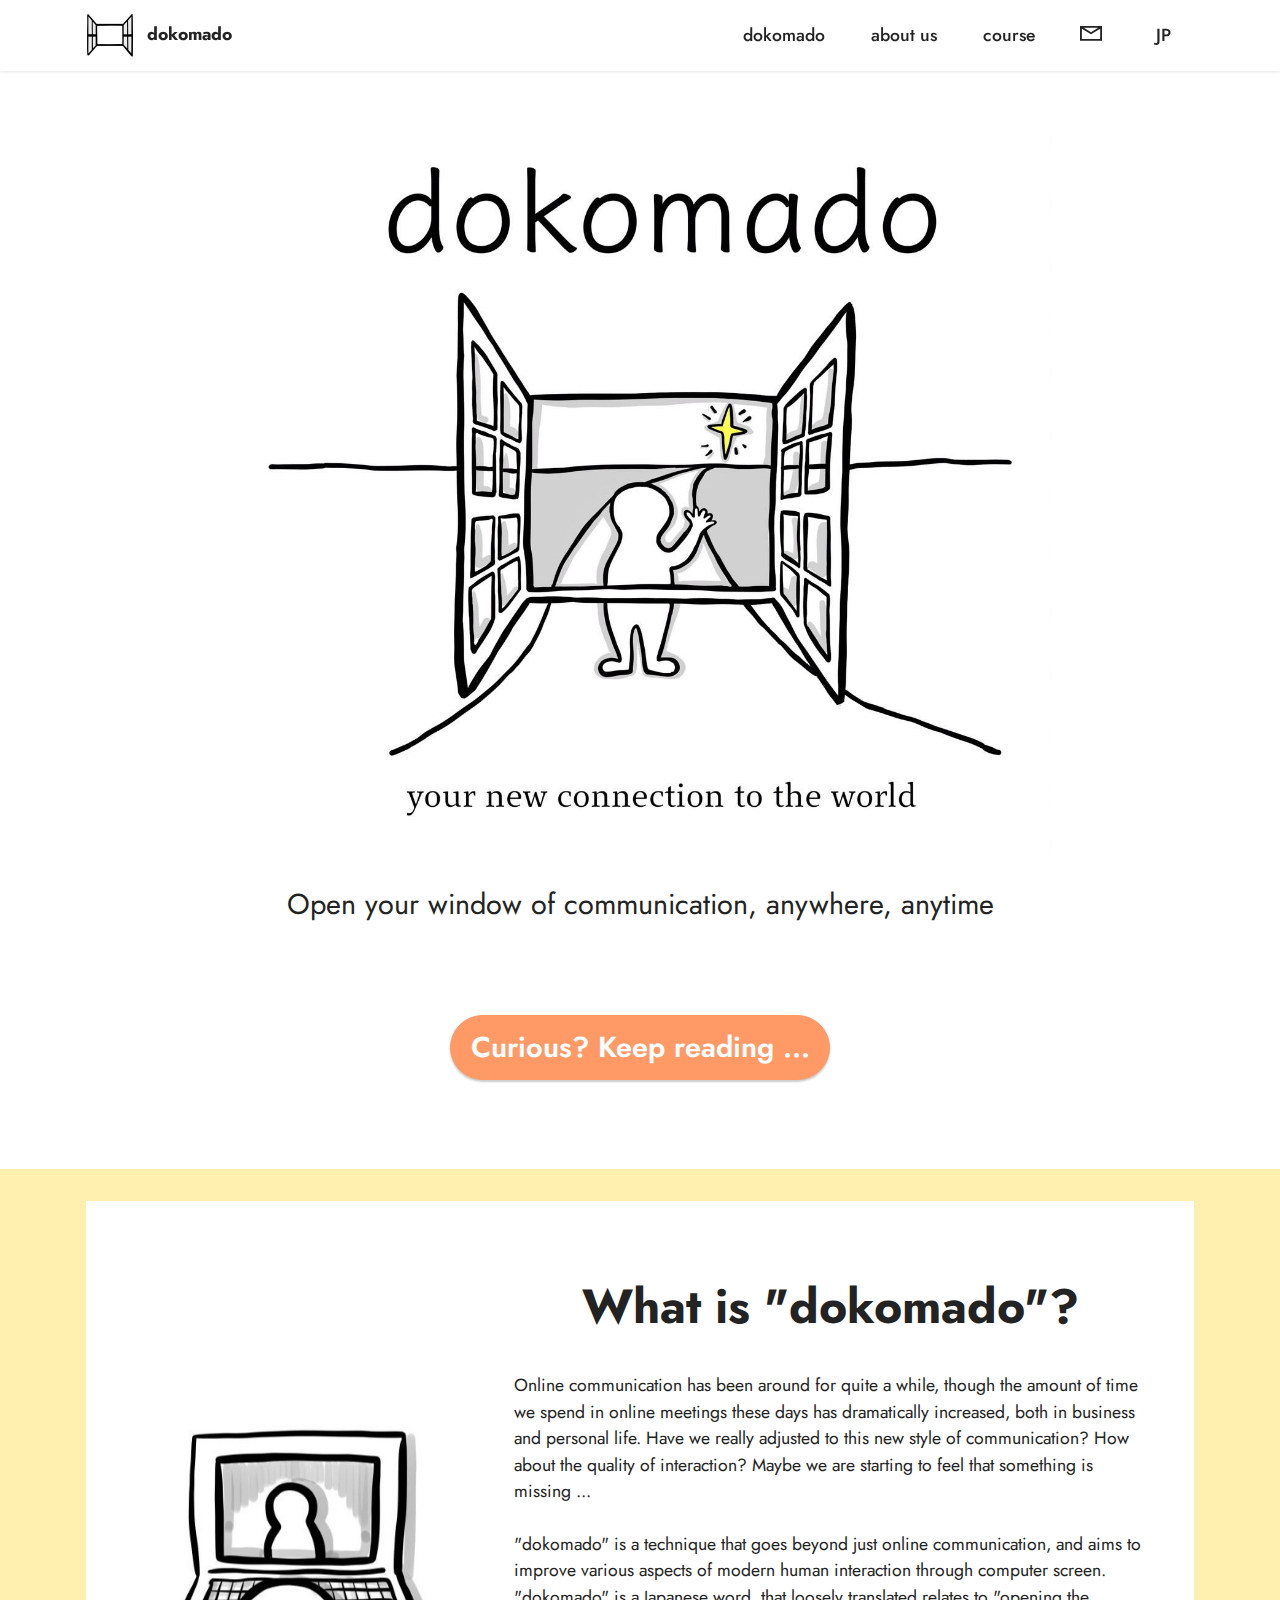
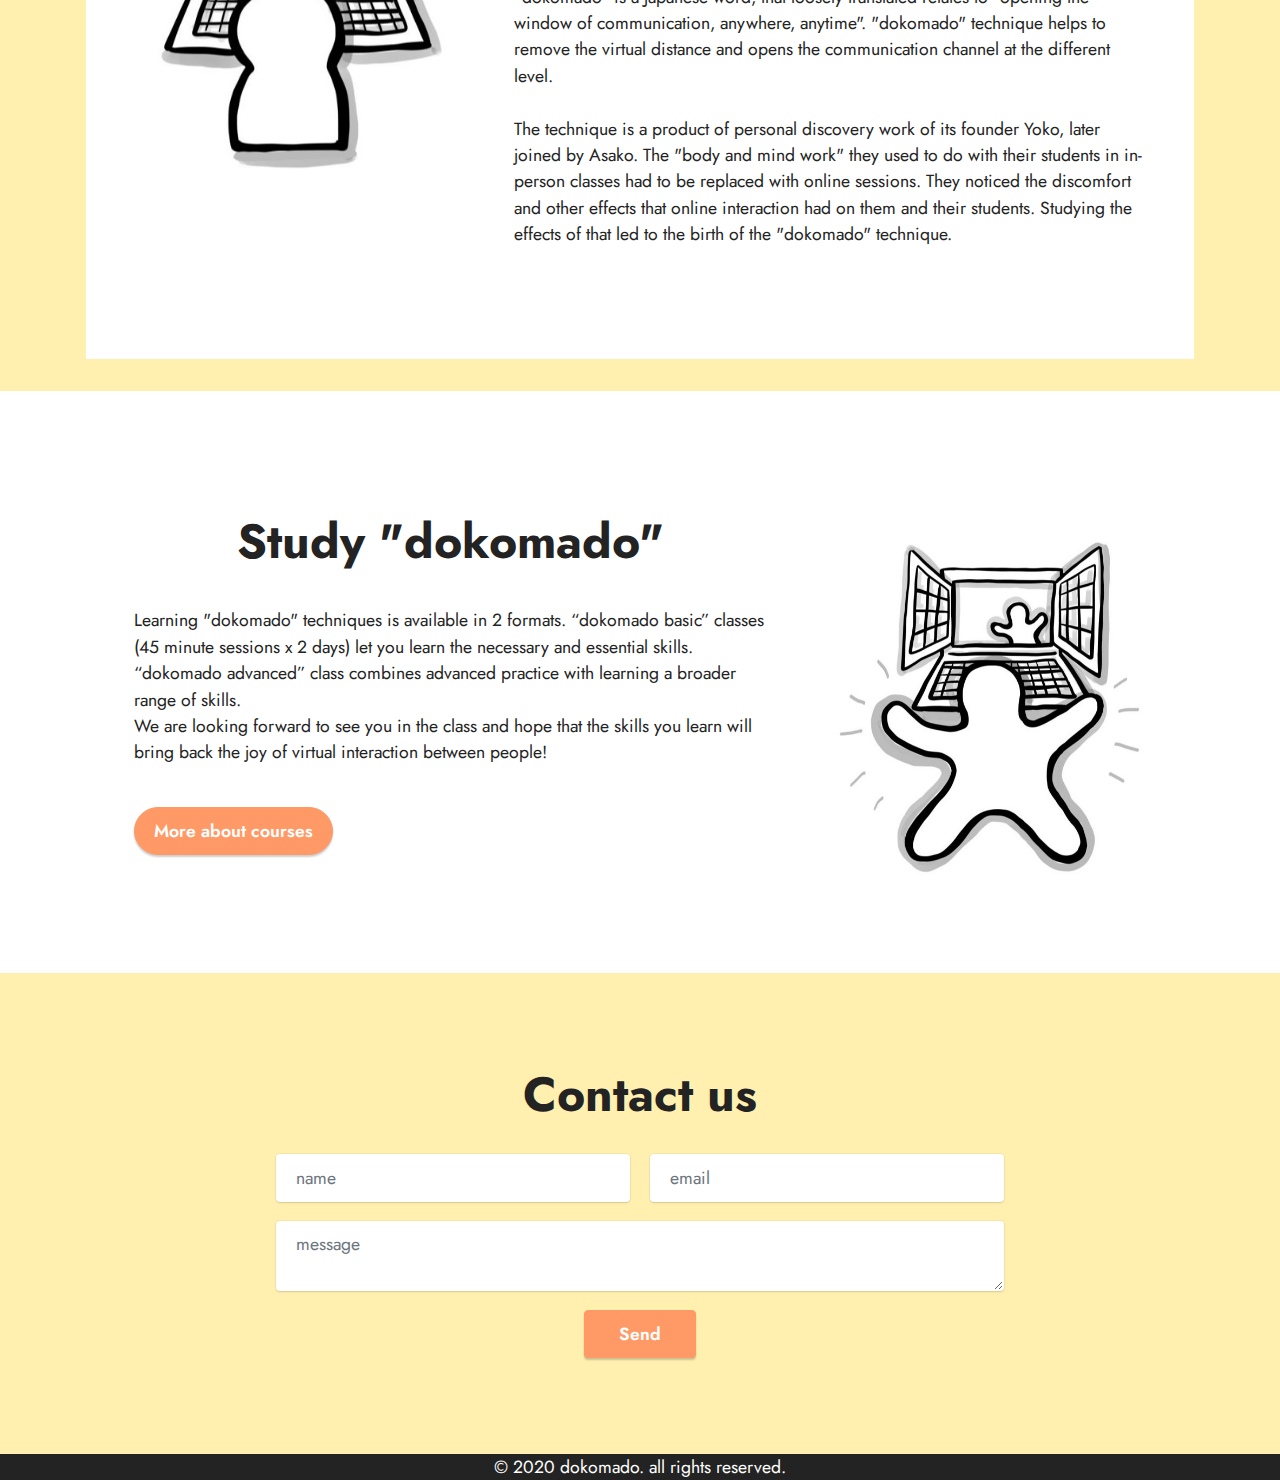
<file: index.html>
<!DOCTYPE html>
<html  >
<head>
  <!-- Site made with Mobirise Website Builder v5.0.29, https://mobirise.com -->
  <meta charset="UTF-8">
  <meta http-equiv="X-UA-Compatible" content="IE=edge">
  <meta name="generator" content="Mobirise v5.0.29, mobirise.com">
  <meta name="viewport" content="width=device-width, initial-scale=1, minimum-scale=1">
  <link rel="shortcut icon" href="assets/images/open-window-icon-25-3-128x128.png" type="image/x-icon">
  <meta name="description" content="">
  
  
  <title>dokomado</title>
  <link rel="stylesheet" href="assets/web/assets/mobirise-icons2/mobirise2.css">
  <link rel="stylesheet" href="assets/tether/tether.min.css">
  <link rel="stylesheet" href="assets/bootstrap/css/bootstrap.min.css">
  <link rel="stylesheet" href="assets/bootstrap/css/bootstrap-grid.min.css">
  <link rel="stylesheet" href="assets/bootstrap/css/bootstrap-reboot.min.css">
  <link rel="stylesheet" href="assets/dropdown/css/style.css">
  <link rel="stylesheet" href="assets/formstyler/jquery.formstyler.css">
  <link rel="stylesheet" href="assets/formstyler/jquery.formstyler.theme.css">
  <link rel="stylesheet" href="assets/datepicker/jquery.datetimepicker.min.css">
  <link rel="stylesheet" href="assets/socicon/css/styles.css">
  <link rel="stylesheet" href="assets/theme/css/style.css">
  <link rel="preload" as="style" href="assets/mobirise/css/mbr-additional.css"><link rel="stylesheet" href="assets/mobirise/css/mbr-additional.css" type="text/css">
  
  
  
  
</head>
<body>

<!-- Analytics -->
<!-- Global site tag (gtag.js) - Google Analytics -->
<script async src="https://www.googletagmanager.com/gtag/js?id=UA-177512924-1"></script>
<script>
  window.dataLayer = window.dataLayer || [];
  function gtag(){dataLayer.push(arguments);}
  gtag('js', new Date());

  gtag('config', 'UA-177512924-1');
</script>

<!-- /Analytics -->


  
  <section class="menu menu2 cid-sc52848t6z" once="menu" id="menu2-2d">
    
    <nav class="navbar navbar-dropdown navbar-fixed-top navbar-expand-lg">
        <div class="container">
            <div class="navbar-brand">
                <span class="navbar-logo">
                    <a href="index.html">
                        <img src="assets/images/12715476290744-96x96.jpg" alt="" style="height: 3rem;">
                    </a>
                </span>
                <span class="navbar-caption-wrap"><a class="navbar-caption text-black display-4" href="index.html">dokomado</a></span>
            </div>
            <button class="navbar-toggler" type="button" data-toggle="collapse" data-target="#navbarSupportedContent" aria-controls="navbarNavAltMarkup" aria-expanded="false" aria-label="Toggle navigation">
                <div class="hamburger">
                    <span></span>
                    <span></span>
                    <span></span>
                    <span></span>
                </div>
            </button>
            <div class="collapse navbar-collapse" id="navbarSupportedContent">
                <ul class="navbar-nav nav-dropdown nav-right" data-app-modern-menu="true"><li class="nav-item"><a class="nav-link link text-black text-primary display-4" href="index.html#features17-12">dokomado</a></li><li class="nav-item"><a class="nav-link link text-black text-primary display-4" href="aboutus.html">about us</a></li>
                    <li class="nav-item"><a class="nav-link link text-black text-primary display-4" href="course.html">course</a></li>
                    <li class="nav-item"><a class="nav-link link text-black text-primary display-4" href="index.html#form5-22"><span class="mobi-mbri mobi-mbri-letter mbr-iconfont mbr-iconfont-btn"></span></a>
                    </li><li class="nav-item"><a class="nav-link link text-black text-primary display-4" href="https://dokomado.com">JP</a></li></ul>
                
                
            </div>
        </div>
    </nav>
</section>

<section class="engine"><a href="https://mobirise.info/m">free web design templates</a></section><section class="image3 cid-sbbZhM04kr" id="image3-y">
    

    

    <div class="container">
        <div class="row justify-content-center">
            <div class="col-12 col-lg-9">
                <div class="image-wrapper">
                    <img src="assets/images/img-2445-1340x1222.jpg" alt="Mobirise">
                    <p class="mbr-description mbr-fonts-style mt-2 align-center display-5">Open your window of communication, anywhere, anytime<br></p>
                </div>
            </div>
        </div>
    </div>
</section>

<section class="content11 cid-sdWLOymYfS" id="content11-3k">
    
    <div class="container">
        <div class="row justify-content-center">
            <div class="col-md-12 col-lg-10">
                <div class="mbr-section-btn align-center"><a class="btn btn-danger display-5" href="index.html#features17-12">Curious? Keep reading ...</a></div>
            </div>
        </div>
    </div>
</section>

<section class="features16 cid-sbc6Y6z4Zi" id="features17-12">
    

    
    <div class="container">
        <div class="content-wrapper">
            <div class="row align-items-center">
                <div class="col-12 col-lg-4">
                    <div class="image-wrapper">
                        <img src="assets/images/dm-0image-2-1076x807.jpeg" alt="Mobirise">
                    </div>
                </div>
                <div class="col-12 col-lg">
                    <div class="text-wrapper">
                        <h6 class="card-title mbr-fonts-style display-2"><strong>What is "dokomado"?</strong></h6>
                        <p class="mbr-text mbr-fonts-style mb-4 display-4"><br>Online communication has been around for quite a while, though the amount of time we spend in online meetings these days has dramatically increased, both in business and personal life. Have we really adjusted to this new style of communication? How about the quality of interaction? Maybe we are starting to feel that something is missing ... 
<br>
<br>"dokomado" is a technique that goes beyond just online communication, and aims to improve various aspects of modern human interaction through computer screen. 
<br>"dokomado" is a Japanese word, that loosely translated relates to "opening the window of communication, anywhere, anytime". "dokomado" technique helps to remove the virtual distance and opens the communication channel at the different level.<br><br>The technique is a product of personal discovery work of its founder Yoko, later joined by Asako. The "body and mind work" they used to do with their students in in-person classes had to be replaced with online sessions. They noticed the discomfort and other effects that online interaction had on them and their students. Studying the effects of that led to the birth of the "dokomado" technique.&nbsp;&nbsp;<br></p>
                        
                    </div>
                </div>
            </div>
        </div>
    </div>
</section>

<section class="features15 cid-sbc6ely1cv" id="features16-11">

    

    
    <div class="container">
        <div class="content-wrapper">
            <div class="row align-items-center">
                <div class="col-12 col-lg">
                    <div class="text-wrapper">
                        <h6 class="card-title mbr-fonts-style display-2"><strong>Study "dokomado"</strong></h6>
                        <p class="mbr-text mbr-fonts-style mb-4 display-4"><br>Learning "dokomado" techniques is available in 2 formats. “dokomado basic” classes (45 minute sessions x 2 days) let you learn the necessary and essential skills. “dokomado advanced” class combines advanced practice with learning a broader range of skills.<br>We are looking forward to see you in the class and hope that the skills you learn will bring back the joy of virtual interaction between people! <br></p>
                        <div class="mbr-section-btn mt-3"><a class="btn btn-danger display-4" href="course.html">More about courses</a></div>
                    </div>
                </div>
                <div class="col-12 col-lg-4">
                    <div class="image-wrapper">
                        <img src="assets/images/dm-0image-1-1076x807.jpeg" alt="Mobirise">
                    </div>
                </div>
            </div>
        </div>
    </div>
</section>

<section class="form5 cid-sbiZiqo2kd" id="form5-22">
    
    
    <div class="container">
        <div class="mbr-section-head">
            <h3 class="mbr-section-title mbr-fonts-style align-center mb-0 display-2"><strong>Contact us</strong></h3>
            
        </div>
        <div class="row justify-content-center mt-4">
            <div class="col-lg-8 mx-auto mbr-form" data-form-type="formoid">
                <form action="https://mobirise.eu/" method="POST" class="mbr-form form-with-styler" data-form-title="Form Name"><input type="hidden" name="email" data-form-email="true" value="Dl9WGucGffUIVUdoqdPw8BcTPL7xxAP5DnzzWWL3P67FWbDfczz438+W6SR1R5J2l2AOyTOx6yAT4pymHzf4UjI5hCi4PGt+hEL7COpzPa2v0KYdvB8IayXtBcJwmPM6">
                    <div class="">
                        <div hidden="hidden" data-form-alert="" class="alert alert-success col-12">Thank you for your message. We will contact you soon.</div>
                        <div hidden="hidden" data-form-alert-danger="" class="alert alert-danger col-12">Oops...! some
                            problem!</div>
                    </div>
                    <div class="dragArea row">
                        <div class="col-md col-sm-12 form-group" data-for="name">
                            <input type="text" name="name" placeholder="name" data-form-field="name" class="form-control" value="" id="name-form5-22">
                        </div>
                        <div class="col-md col-sm-12 form-group" data-for="email">
                            <input type="email" name="email" placeholder="email" data-form-field="email" class="form-control" value="" id="email-form5-22">
                        </div>
                        
                        <div class="col-12 form-group" data-for="textarea">
                            <textarea name="textarea" placeholder="message" data-form-field="textarea" class="form-control" id="textarea-form5-22"></textarea>
                        </div>
                        <div class="col-lg-12 col-md-12 col-sm-12 align-center mbr-section-btn"><button type="submit" class="btn btn-danger display-4">&nbsp; &nbsp;Send&nbsp; &nbsp;</button></div>
                    </div>
                </form>
            </div>
        </div>
    </div>
</section>

<section class="footer3 cid-sbgvZWgs3i" once="footers" id="footer3-1e">

    

    

    <div class="container">
        <div class="media-container-row align-center mbr-white">
            
            
            <div class="row row-copirayt">
                <p class="mbr-text mb-0 mbr-fonts-style mbr-white align-center display-4">
                    © 2020 dokomado. all rights reserved.</p>
            </div>
        </div>
    </div>
</section>


  <script src="assets/web/assets/jquery/jquery.min.js"></script>
  <script src="assets/popper/popper.min.js"></script>
  <script src="assets/tether/tether.min.js"></script>
  <script src="assets/bootstrap/js/bootstrap.min.js"></script>
  <script src="assets/smoothscroll/smooth-scroll.js"></script>
  <script src="assets/dropdown/js/nav-dropdown.js"></script>
  <script src="assets/dropdown/js/navbar-dropdown.js"></script>
  <script src="assets/touchswipe/jquery.touch-swipe.min.js"></script>
  <script src="assets/formstyler/jquery.formstyler.js"></script>
  <script src="assets/formstyler/jquery.formstyler.min.js"></script>
  <script src="assets/datepicker/jquery.datetimepicker.full.js"></script>
  <script src="assets/theme/js/script.js"></script>
  <script src="assets/formoid/formoid.min.js"></script>
  
  
  
 <div id="scrollToTop" class="scrollToTop mbr-arrow-up"><a style="text-align: center;"><i class="mbr-arrow-up-icon mbr-arrow-up-icon-cm cm-icon cm-icon-smallarrow-up"></i></a></div>
  </body>
</html>
</file>
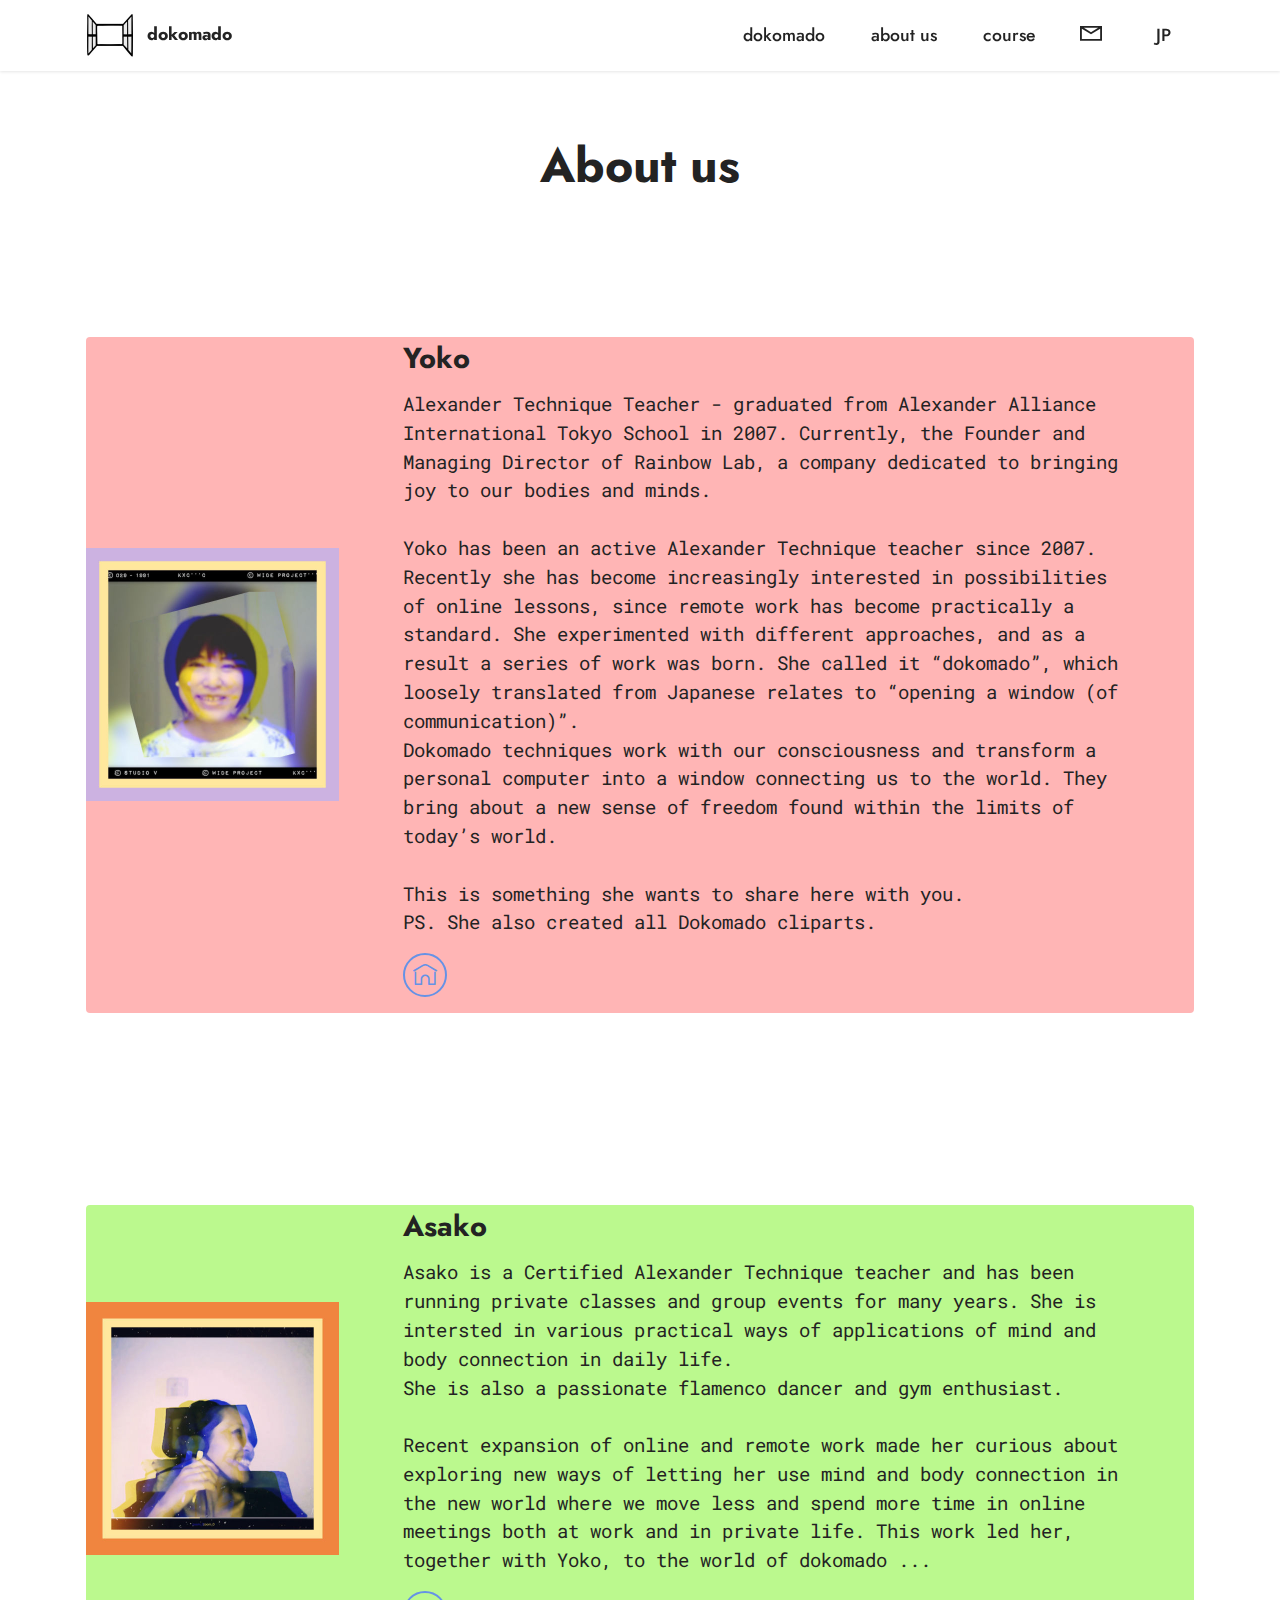
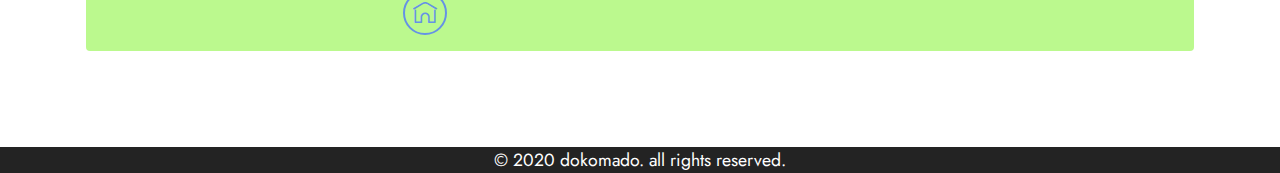
<file: aboutus.html>
<!DOCTYPE html>
<html  >
<head>
  <!-- Site made with Mobirise Website Builder v5.0.29, https://mobirise.com -->
  <meta charset="UTF-8">
  <meta http-equiv="X-UA-Compatible" content="IE=edge">
  <meta name="generator" content="Mobirise v5.0.29, mobirise.com">
  <meta name="viewport" content="width=device-width, initial-scale=1, minimum-scale=1">
  <link rel="shortcut icon" href="assets/images/open-window-icon-25-3-128x128.png" type="image/x-icon">
  <meta name="description" content="">
  
  
  <title>dokomado - about us</title>
  <link rel="stylesheet" href="assets/web/assets/mobirise-icons2/mobirise2.css">
  <link rel="stylesheet" href="assets/web/assets/mobirise-icons-bold/mobirise-icons-bold.css">
  <link rel="stylesheet" href="assets/tether/tether.min.css">
  <link rel="stylesheet" href="assets/bootstrap/css/bootstrap.min.css">
  <link rel="stylesheet" href="assets/bootstrap/css/bootstrap-grid.min.css">
  <link rel="stylesheet" href="assets/bootstrap/css/bootstrap-reboot.min.css">
  <link rel="stylesheet" href="assets/dropdown/css/style.css">
  <link rel="stylesheet" href="assets/socicon/css/styles.css">
  <link rel="stylesheet" href="assets/theme/css/style.css">
  <link rel="preload" as="style" href="assets/mobirise/css/mbr-additional.css"><link rel="stylesheet" href="assets/mobirise/css/mbr-additional.css" type="text/css">
  
  
  
  
</head>
<body>

<!-- Analytics -->
<!-- Global site tag (gtag.js) - Google Analytics -->
<script async src="https://www.googletagmanager.com/gtag/js?id=UA-177512924-1"></script>
<script>
  window.dataLayer = window.dataLayer || [];
  function gtag(){dataLayer.push(arguments);}
  gtag('js', new Date());

  gtag('config', 'UA-177512924-1');
</script>

<!-- /Analytics -->


  
  <section class="menu menu2 cid-sc593yk5TP" once="menu" id="menu2-2e">
    
    <nav class="navbar navbar-dropdown navbar-fixed-top navbar-expand-lg">
        <div class="container">
            <div class="navbar-brand">
                <span class="navbar-logo">
                    <a href="index.html">
                        <img src="assets/images/12715476290744-96x96.jpg" alt="" style="height: 3rem;">
                    </a>
                </span>
                <span class="navbar-caption-wrap"><a class="navbar-caption text-black display-4" href="index.html">dokomado</a></span>
            </div>
            <button class="navbar-toggler" type="button" data-toggle="collapse" data-target="#navbarSupportedContent" aria-controls="navbarNavAltMarkup" aria-expanded="false" aria-label="Toggle navigation">
                <div class="hamburger">
                    <span></span>
                    <span></span>
                    <span></span>
                    <span></span>
                </div>
            </button>
            <div class="collapse navbar-collapse" id="navbarSupportedContent">
                <ul class="navbar-nav nav-dropdown nav-right" data-app-modern-menu="true"><li class="nav-item"><a class="nav-link link text-black text-primary display-4" href="index.html#features17-12">dokomado</a></li><li class="nav-item"><a class="nav-link link text-black text-primary display-4" href="aboutus.html">about us</a></li>
                    <li class="nav-item"><a class="nav-link link text-black text-primary display-4" href="course.html">course</a></li>
                    <li class="nav-item"><a class="nav-link link text-black text-primary display-4" href="index.html#form5-22"><span class="mobi-mbri mobi-mbri-letter mbr-iconfont mbr-iconfont-btn"></span></a>
                    </li><li class="nav-item"><a class="nav-link link text-black text-primary display-4" href="https://dokomado.com">JP</a></li></ul>
                
                
            </div>
        </div>
    </nav>
</section>

<section class="engine"><a href="https://mobirise.info/w">free html5 templates</a></section><section class="content4 cid-sbgmuNaNuG" id="content4-1c">
    
    <div class="container">
        <div class="row justify-content-center">
            <div class="title col-md-12 col-lg-10">
                <h3 class="mbr-section-title mbr-fonts-style align-center mb-4 display-2"><strong>About us</strong></h3>
                
                
            </div>
        </div>
    </div>
</section>

<section class="team2 cid-sbgr15pSa8" xmlns="http://www.w3.org/1999/html" id="team2-1d">
    
    
    <div class="container">
        <div class="card">
            <div class="card-wrapper">
                <div class="row align-items-center">
                    <div class="col-12 col-md-3">
                        <div class="image-wrapper">
                            <img src="assets/images/image2-506x506.jpg" alt="Mobirise">
                        </div>
                    </div>
                    <div class="col-12 col-md">
                        <div class="card-box">
                            <h5 class="card-title mbr-fonts-style m-0 display-5"><strong>Yoko</strong></h5>
                            <h6 class="card-subtitle mbr-fonts-style mb-3 display-4"></h6>
                            <p class="mbr-text mbr-fonts-style display-7">Alexander Technique Teacher - graduated from Alexander Alliance International Tokyo School in 2007.
Currently, the Founder and Managing Director of Rainbow Lab, a company dedicated to bringing joy to our bodies and minds.<br><br>Yoko has been an active Alexander Technique teacher since 2007.<br> Recently she has become increasingly interested in possibilities of online lessons, since remote work has become practically a standard. She experimented with different approaches, and as a result a series of work was born. She called it “dokomado”, which loosely translated from Japanese relates to “opening a window (of communication)”. <br>Dokomado techniques work with our consciousness and transform a personal computer into a window connecting us to the world. They bring about a new sense of freedom found within the limits of today’s world. 
<br><br>This is something she wants to share here with you.
<br>PS. She also created all Dokomado cliparts.
<br></p>
                            <div class="social-row display-7">
                                <div class="soc-item">
                                    <a href="https://www.rainbowlabo.com/" target="_blank">
                                        <span class="mbr-iconfont mbrib-home"></span>
                                    </a>
                                </div>
                                
                                
                                
                                
                            </div>
                        </div>
                    </div>
                </div>
            </div>
        </div>
        
        
    </div>
</section>

<section class="team2 cid-sbgl0wMs5g" xmlns="http://www.w3.org/1999/html" id="team2-18">
    
    
    <div class="container">
        <div class="card">
            <div class="card-wrapper">
                <div class="row align-items-center">
                    <div class="col-12 col-md-3">
                        <div class="image-wrapper">
                            <img src="assets/images/image1-506x506.jpg" alt="Mobirise">
                        </div>
                    </div>
                    <div class="col-12 col-md">
                        <div class="card-box">
                            <h5 class="card-title mbr-fonts-style m-0 display-5"><strong>Asako</strong></h5>
                            <h6 class="card-subtitle mbr-fonts-style mb-3 display-4"></h6>
                            <p class="mbr-text mbr-fonts-style display-7">Asako is a Certified Alexander Technique teacher and has been running private classes and group events for many years. She is intersted in various practical ways of applications of mind and body connection in daily life.<br>She is also a passionate flamenco dancer and gym enthusiast.<br><br>Recent expansion of online and remote work made her curious about exploring new ways of letting her use mind and body connection in the new world where we move less and spend more time in online meetings both at work and in private life. This work led her, together with Yoko, to the world of dokomado ...</p>
                            <div class="social-row display-7">
                                <div class="soc-item">
                                    <a href="https://performing-self.com/index_en.html" target="_blank">
                                        <span class="mbr-iconfont mbrib-home"></span>
                                    </a>
                                </div>
                                
                                
                                
                                
                            </div>
                        </div>
                    </div>
                </div>
            </div>
        </div>
        
        
    </div>
</section>

<section class="footer3 cid-sbgvZWgs3i" once="footers" id="footer3-1e">

    

    

    <div class="container">
        <div class="media-container-row align-center mbr-white">
            
            
            <div class="row row-copirayt">
                <p class="mbr-text mb-0 mbr-fonts-style mbr-white align-center display-4">
                    © 2020 dokomado. all rights reserved.</p>
            </div>
        </div>
    </div>
</section>


  <script src="assets/web/assets/jquery/jquery.min.js"></script>
  <script src="assets/popper/popper.min.js"></script>
  <script src="assets/tether/tether.min.js"></script>
  <script src="assets/bootstrap/js/bootstrap.min.js"></script>
  <script src="assets/smoothscroll/smooth-scroll.js"></script>
  <script src="assets/dropdown/js/nav-dropdown.js"></script>
  <script src="assets/dropdown/js/navbar-dropdown.js"></script>
  <script src="assets/touchswipe/jquery.touch-swipe.min.js"></script>
  <script src="assets/theme/js/script.js"></script>
  
  
  
 <div id="scrollToTop" class="scrollToTop mbr-arrow-up"><a style="text-align: center;"><i class="mbr-arrow-up-icon mbr-arrow-up-icon-cm cm-icon cm-icon-smallarrow-up"></i></a></div>
  </body>
</html>
</file>
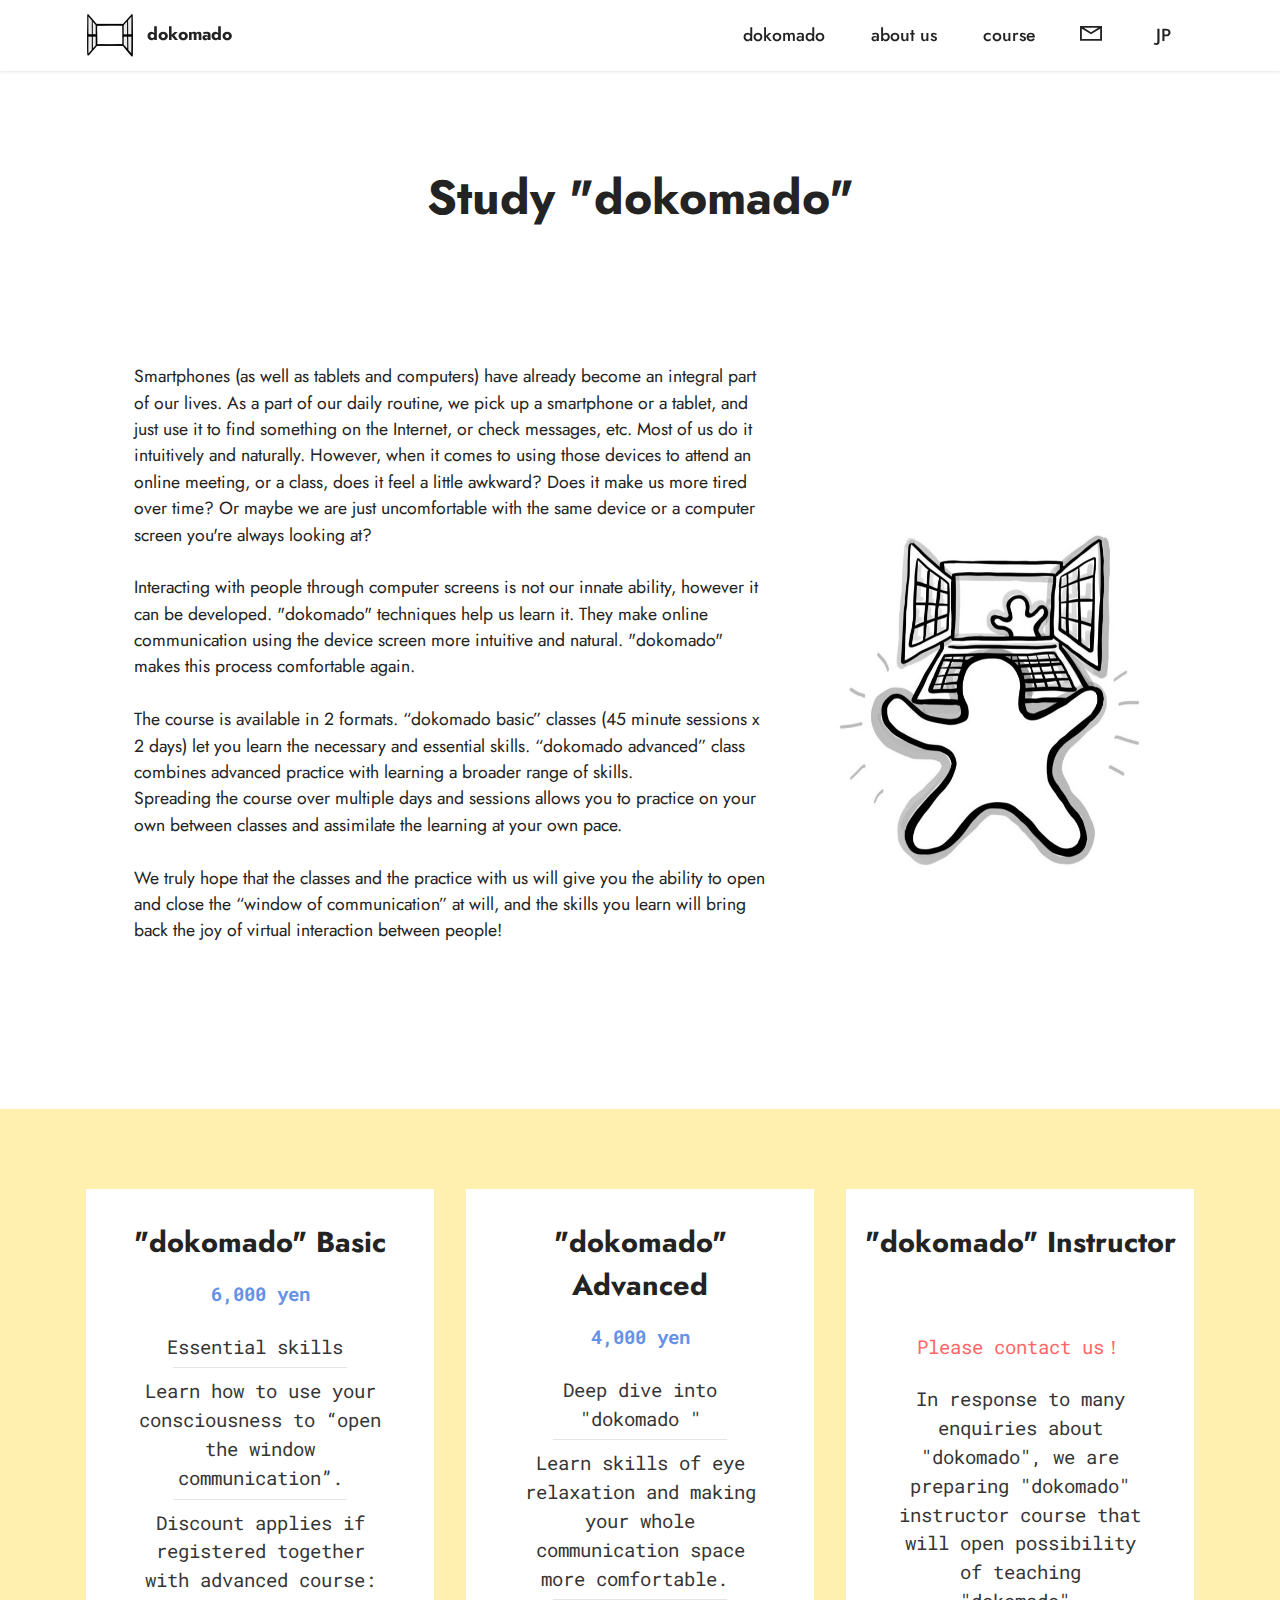
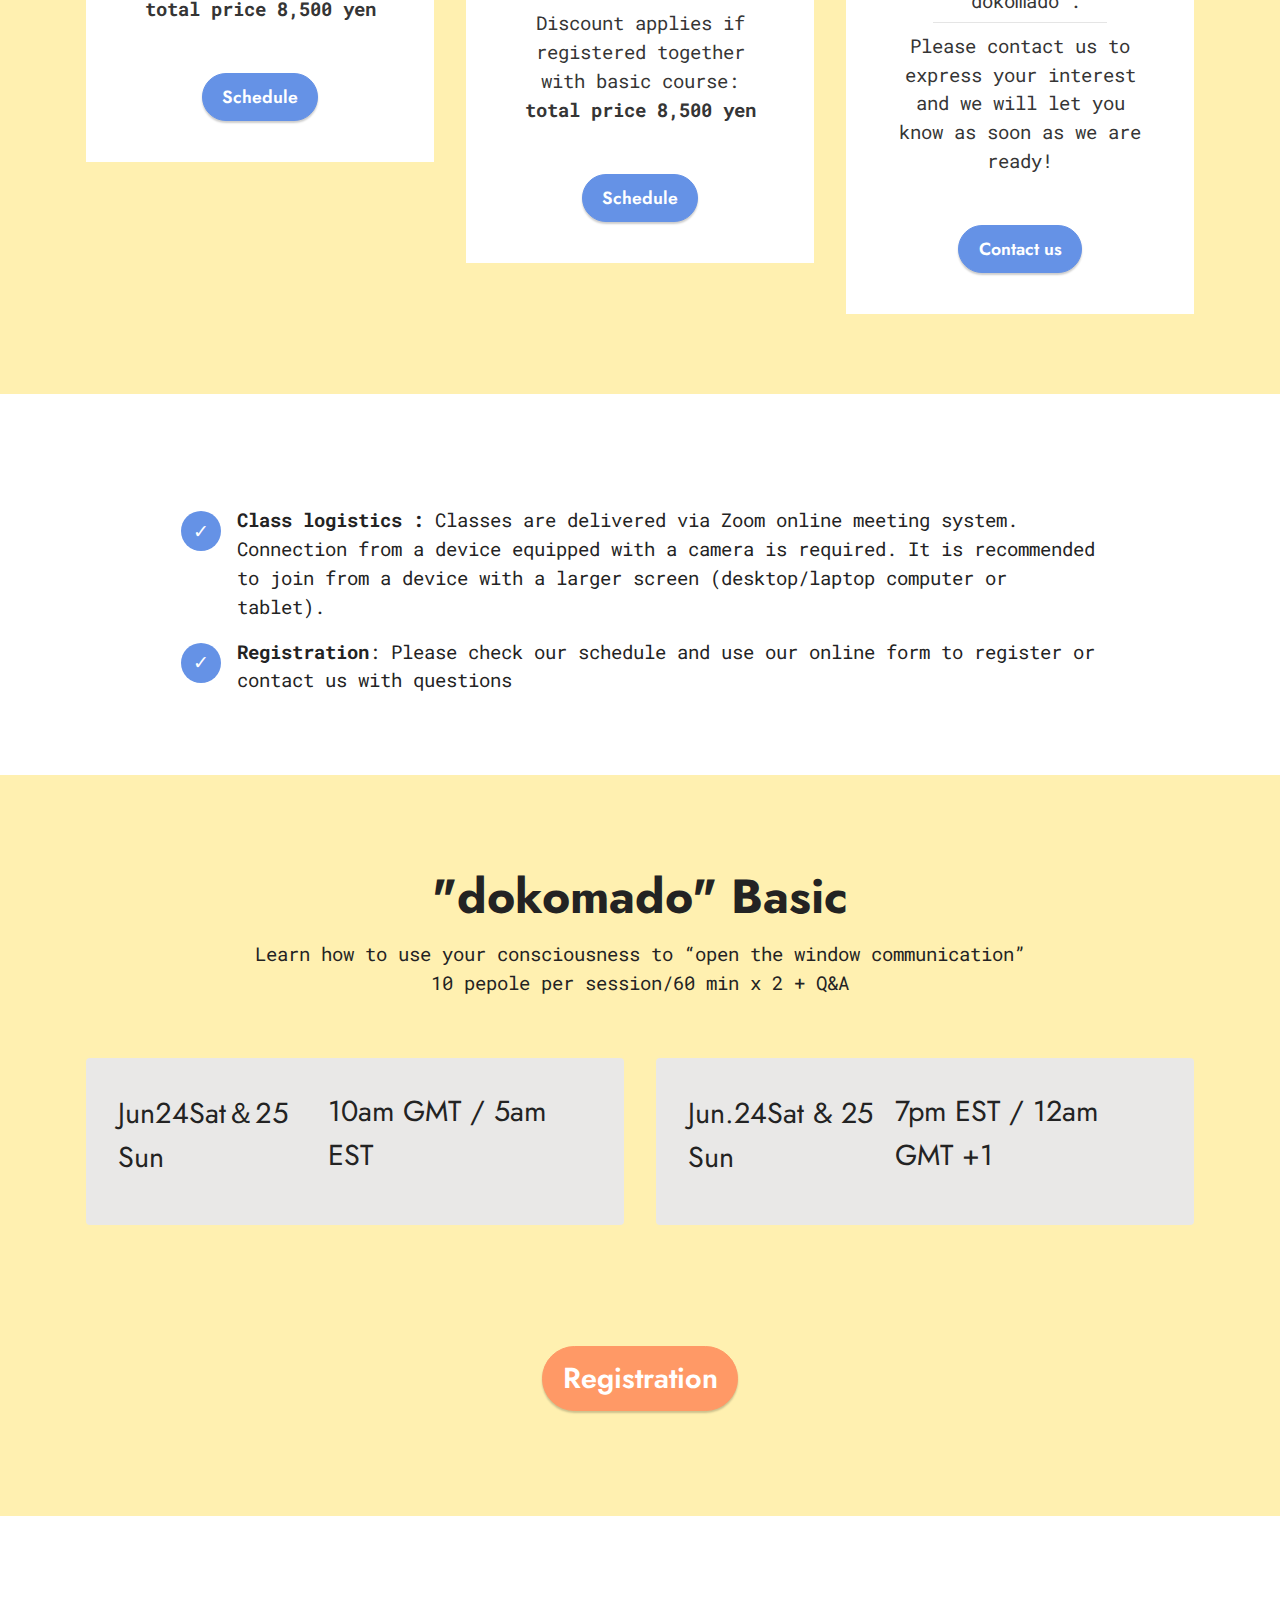
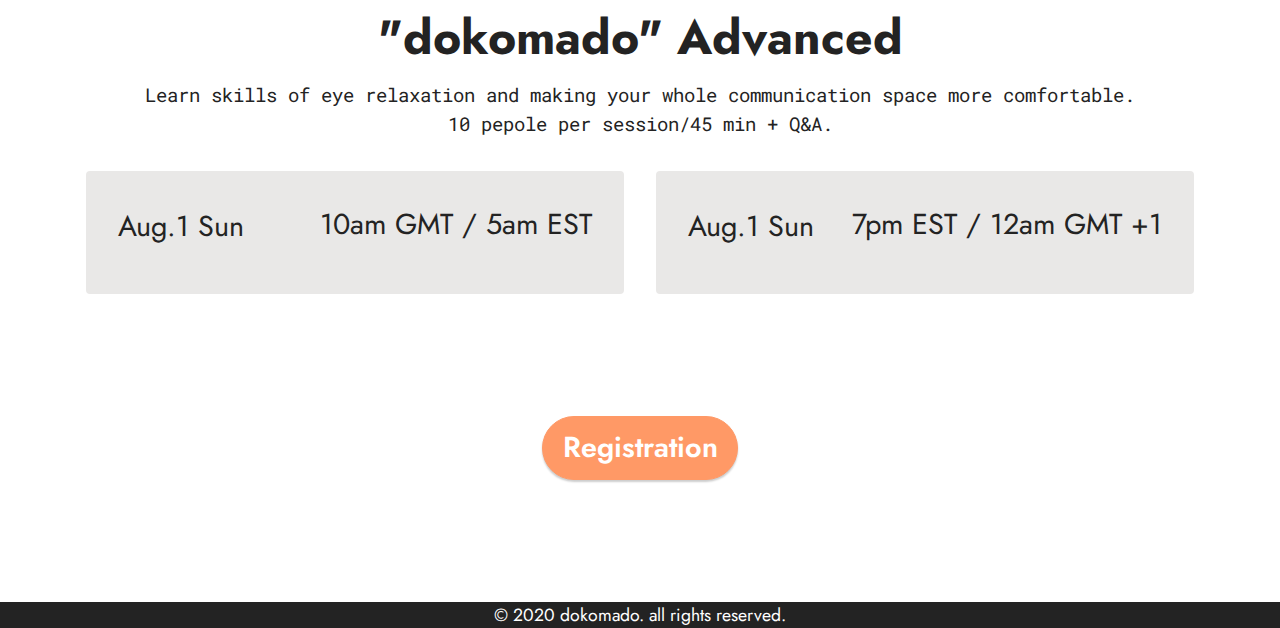
<file: course.html>
<!DOCTYPE html>
<html  >
<head>
  <!-- Site made with Mobirise Website Builder v5.0.29, https://mobirise.com -->
  <meta charset="UTF-8">
  <meta http-equiv="X-UA-Compatible" content="IE=edge">
  <meta name="generator" content="Mobirise v5.0.29, mobirise.com">
  <meta name="viewport" content="width=device-width, initial-scale=1, minimum-scale=1">
  <link rel="shortcut icon" href="assets/images/open-window-icon-25-3-128x128.png" type="image/x-icon">
  <meta name="description" content="">
  
  
  <title>dokomado - course</title>
  <link rel="stylesheet" href="assets/web/assets/mobirise-icons2/mobirise2.css">
  <link rel="stylesheet" href="assets/tether/tether.min.css">
  <link rel="stylesheet" href="assets/bootstrap/css/bootstrap.min.css">
  <link rel="stylesheet" href="assets/bootstrap/css/bootstrap-grid.min.css">
  <link rel="stylesheet" href="assets/bootstrap/css/bootstrap-reboot.min.css">
  <link rel="stylesheet" href="assets/dropdown/css/style.css">
  <link rel="stylesheet" href="assets/socicon/css/styles.css">
  <link rel="stylesheet" href="assets/theme/css/style.css">
  <link rel="preload" as="style" href="assets/mobirise/css/mbr-additional.css"><link rel="stylesheet" href="assets/mobirise/css/mbr-additional.css" type="text/css">
  
  
  
  
</head>
<body>

<!-- Analytics -->
<!-- Global site tag (gtag.js) - Google Analytics -->
<script async src="https://www.googletagmanager.com/gtag/js?id=UA-177512924-1"></script>
<script>
  window.dataLayer = window.dataLayer || [];
  function gtag(){dataLayer.push(arguments);}
  gtag('js', new Date());

  gtag('config', 'UA-177512924-1');
</script>

<!-- /Analytics -->


  
  <section class="menu menu2 cid-se9ybnm5Gj" once="menu" id="menu2-3m">
    
    <nav class="navbar navbar-dropdown navbar-fixed-top navbar-expand-lg">
        <div class="container">
            <div class="navbar-brand">
                <span class="navbar-logo">
                    <a href="index.html">
                        <img src="assets/images/12715476290744-96x96.jpg" alt="" style="height: 3rem;">
                    </a>
                </span>
                <span class="navbar-caption-wrap"><a class="navbar-caption text-black display-4" href="index.html">dokomado</a></span>
            </div>
            <button class="navbar-toggler" type="button" data-toggle="collapse" data-target="#navbarSupportedContent" aria-controls="navbarNavAltMarkup" aria-expanded="false" aria-label="Toggle navigation">
                <div class="hamburger">
                    <span></span>
                    <span></span>
                    <span></span>
                    <span></span>
                </div>
            </button>
            <div class="collapse navbar-collapse" id="navbarSupportedContent">
                <ul class="navbar-nav nav-dropdown nav-right" data-app-modern-menu="true"><li class="nav-item"><a class="nav-link link text-black text-primary display-4" href="index.html#features17-12">dokomado</a></li><li class="nav-item"><a class="nav-link link text-black text-primary display-4" href="aboutus.html">about us</a></li>
                    <li class="nav-item"><a class="nav-link link text-black text-primary display-4" href="course.html">course</a></li>
                    <li class="nav-item"><a class="nav-link link text-black text-primary display-4" href="index.html#form5-22"><span class="mobi-mbri mobi-mbri-letter mbr-iconfont mbr-iconfont-btn"></span></a>
                    </li><li class="nav-item"><a class="nav-link link text-black text-primary display-4" href="https://dokomado.com">JP</a></li></ul>
                
                
            </div>
        </div>
    </nav>
</section>

<section class="engine"><a href="https://mobirise.info/c">website builder</a></section><section class="content4 cid-se9yboTvw1" id="content4-3n">
    
    <div class="container">
        <div class="row justify-content-center">
            <div class="title col-md-12 col-lg-10">
                <h3 class="mbr-section-title mbr-fonts-style align-center mb-4 display-2"><strong>Study "dokomado"</strong></h3>
                
                
            </div>
        </div>
    </div>
</section>

<section class="features15 cid-se9ybpFnKE" id="features16-3o">

    

    
    <div class="container">
        <div class="content-wrapper">
            <div class="row align-items-center">
                <div class="col-12 col-lg">
                    <div class="text-wrapper">
                        
                        <p class="mbr-text mbr-fonts-style mb-4 display-4"><br>Smartphones (as well as tablets and computers) have already become an integral part of our lives. As a part of our daily routine, we pick up a smartphone or a tablet, and just use it to find something on the Internet, or check messages, etc. Most of us do it intuitively and naturally.
However, when it comes to using those devices to attend an online meeting, or a class, does it feel a little awkward? Does it make us more tired over time? Or maybe we are just uncomfortable with the same device or a computer screen you're always looking at?
<br><br>Interacting with people through computer screens is not our innate ability, however it can be developed. "dokomado" techniques help us learn it. They make online communication using the device screen more intuitive and natural. "dokomado" makes this process comfortable again.
<br><br>The course is available in 2 formats. “dokomado basic” classes (45 minute sessions x 2 days) let you learn the necessary and essential skills. “dokomado advanced” class combines advanced practice with learning a broader range of skills.
<br>Spreading the course over multiple days and sessions allows you to practice on your own between classes and assimilate the learning at your own pace.
<br><br>We truly hope that the classes and the practice with us will give you the ability to open and close the “window of communication” at will, and the skills you learn will bring back the joy of virtual interaction between people!&nbsp;<br><br><br></p>
                        
                    </div>
                </div>
                <div class="col-12 col-lg-4">
                    <div class="image-wrapper">
                        <img src="assets/images/dm-0image-1-1076x807.jpeg" alt="Mobirise">
                    </div>
                </div>
            </div>
        </div>
    </div>
</section>

<section class="pricing2 cid-se9ybqQQeb" id="pricing2-3p">
    

    
    <div class="container">
        <div class="row justify-content-center">
            <div class="col-12 col-md-6 align-center col-lg-4">
                <div class="plan">
                    <div class="plan-header">
                        <h6 class="plan-title mbr-fonts-style mb-3 display-5"><strong>"dokomado" Basic</strong></h6>
                        <div class="plan-price">
                            <p class="price mbr-fonts-style m-0 display-7"><strong>6,000 yen</strong><br></p>
                            <p class="price-term mbr-fonts-style mb-3 display-7"><strong></strong></p>
                        </div>
                    </div>
                    <div class="plan-body">
                        <div class="plan-list mb-4">
                            <ul class="list-group mbr-fonts-style list-group-flush display-7">
                                <li class="list-group-item"><span style="background-color: transparent; font-size: 1.2rem;">Essential skills&nbsp;</span><br></li><li class="list-group-item">Learn how to use your consciousness to “open the window communication”.</li><li class="list-group-item">Discount applies if registered together with advanced course: <strong>total price 8,500 yen</strong></li>
                            </ul>
                        </div>
                        <div class="mbr-section-btn text-center"><a href="course.html#features8-3r" class="btn btn-primary display-4">Schedule</a></div>
                    </div>
                </div>
            </div>
            <div class="col-12 col-md-6 align-center col-lg-4">
                <div class="plan">
                    <div class="plan-header">
                        <h6 class="plan-title mbr-fonts-style mb-3 display-5"><strong>"dokomado" Advanced</strong></h6>
                        <div class="plan-price">
                            <p class="price mbr-fonts-style m-0 display-7"><strong>4,000 yen</strong><br></p>
                            <p class="price-term mbr-fonts-style mb-3 display-7"></p>
                        </div>
                    </div>
                    <div class="plan-body">
                        <div class="plan-list mb-4">
                            <ul class="list-group mbr-fonts-style list-group-flush display-7">
                                <li class="list-group-item">Deep dive into "dokomado
"</li><li class="list-group-item">Learn skills of eye relaxation&nbsp;<span style="background-color: transparent; font-size: 1.2rem;">and making your whole communication space more comfortable.&nbsp;</span></li><li class="list-group-item">Discount applies if registered together with basic course: <strong>total price 8,500 yen</strong></li>
                            </ul>
                        </div>
                        <div class="mbr-section-btn text-center"><a href="course.html#features8-3y" class="btn btn-primary display-4">Schedule</a></div>
                    </div>
                </div>
            </div>
            <div class="col-12 col-md-6 align-center col-lg-4">
                <div class="plan">
                    <div class="plan-header">
                        <h6 class="plan-title mbr-fonts-style mb-3 display-5"><strong>"dokomado" Instructor</strong></h6>
                        <div class="plan-price">
                            <p class="price mbr-fonts-style m-0 display-2">&nbsp;</p>
                            <p class="price-term mbr-fonts-style mb-3 display-7">Please contact us！</p>
                        </div>
                    </div>
                    <div class="plan-body">
                        <div class="plan-list mb-4">
                            <ul class="list-group mbr-fonts-style list-group-flush display-7">
                                <li class="list-group-item">In response to many enquiries about "dokomado", we are preparing "dokomado" instructor course that will open possibility of teaching "dokomado".
</li><li class="list-group-item">Please contact us to express your interest and we will let you know as soon as we are ready!
</li>
                            </ul>
                        </div>
                        <div class="mbr-section-btn text-center"><a href="index.html#form5-22" class="btn btn-primary display-4">Contact us</a></div>
                    </div>
                </div>
            </div>
            
        </div>
    </div>
</section>

<section class="content8 cid-se9ybsJOxM" id="content8-3q">
    
    <div class="container">
        <div class="row justify-content-center">
            <div class="counter-container col-md-12 col-lg-10">
                
                <div class="mbr-text mbr-fonts-style display-7">
                    <ul>
                        <li><strong>Class logistics
:&nbsp;</strong>Classes are delivered via Zoom online meeting system. Connection from a device equipped with a camera is required.
It is recommended to join from a device with a larger screen (desktop/laptop computer or tablet).&nbsp;&nbsp;</li><li><strong>Registration</strong>: Please check our schedule and use our online form to register or contact us with questions&nbsp;</li>
                    </ul>
                </div>
            </div>
        </div>
    </div>
</section>

<section class="features7 cid-se9ybtrik4" id="features8-3r">
    <!---->
    
    
    <div class="container">
        <div class="row">
            <div class="title col-12">
                <h5 class="mbr-section-title mbr-fonts-style mb-3 display-2"><strong>"dokomado" Basic</strong></h5>
                <h6 class="mbr-section-subtitle mbr-fonts-style mb-4 display-7">Learn how to use your consciousness to “open the window communication”<br>10 pepole per session/60 min x 2 + Q&amp;A<br><br></h6>
            </div>
            <div class="card col-12 col-md-6">
                <div class="card-wrapper">
                    <div class="top-line">
                        <h6 class="card-title mbr-fonts-style display-5">Jun２４Sat＆２５Sun</h6>
                        <p class="mbr-text cost mbr-fonts-style display-5">10am GMT / 5am EST</p>
                    </div>
                    <div class="bottom-line">
                        
                    </div>
                </div>
            </div>
            <div class="card col-12 col-md-6">
                <div class="card-wrapper">
                    <div class="top-line">
                        <h6 class="card-title mbr-fonts-style display-5">Jun.24Sat &amp; 25 Sun</h6>
                        <p class="mbr-text cost mbr-fonts-style display-5">7pm EST / 12am GMT +1</p>
                    </div>
                    <div class="bottom-line">
                        
                    </div>
                </div>
            </div>
            
            
            
            
            
            
            
            
            
            
        </div>
    </div>
</section>

<section class="content11 cid-se9ybuOUvj" id="content11-3s">
    
    <div class="container">
        <div class="row justify-content-center">
            <div class="col-md-12 col-lg-10">
                <div class="mbr-section-btn align-center"><a class="btn btn-danger display-5" href="https://forms.gle/zCPNdfbEH28coHg8A" target="_blank">Registration</a></div>
            </div>
        </div>
    </div>
</section>

<section class="features7 cid-shm6sZvrK4" id="features8-3y">
    <!---->
    
    
    <div class="container">
        <div class="row">
            <div class="title col-12">
                <h5 class="mbr-section-title mbr-fonts-style mb-3 display-2"><strong>"dokomado" Advanced</strong></h5>
                <h6 class="mbr-section-subtitle mbr-fonts-style mb-4 display-7">Learn skills of eye relaxation and making your whole communication space more comfortable.
<div>10 pepole per session/45 min + Q&amp;A.</div></h6>
            </div>
            <div class="card col-12 col-md-6">
                <div class="card-wrapper">
                    <div class="top-line">
                        <h6 class="card-title mbr-fonts-style display-5">Aug.1 Sun</h6>
                        <p class="mbr-text cost mbr-fonts-style display-5">10am GMT / 5am EST</p>
                    </div>
                    <div class="bottom-line">
                        
                    </div>
                </div>
            </div>
            <div class="card col-12 col-md-6">
                <div class="card-wrapper">
                    <div class="top-line">
                        <h6 class="card-title mbr-fonts-style display-5">Aug.1 Sun</h6>
                        <p class="mbr-text cost mbr-fonts-style display-5">7pm EST / 12am GMT +1</p>
                    </div>
                    <div class="bottom-line">
                        
                    </div>
                </div>
            </div>
            
            
            
            
            
            
            
            
            
            
        </div>
    </div>
</section>

<section class="content11 cid-se9ybwTvp8" id="content11-3u">
    
    <div class="container">
        <div class="row justify-content-center">
            <div class="col-md-12 col-lg-10">
                <div class="mbr-section-btn align-center"><a class="btn btn-danger display-5" href="https://forms.gle/zCPNdfbEH28coHg8A" target="_blank">Registration</a></div>
            </div>
        </div>
    </div>
</section>

<section class="footer3 cid-se9ybxubId" once="footers" id="footer3-3v">

    

    

    <div class="container">
        <div class="media-container-row align-center mbr-white">
            
            
            <div class="row row-copirayt">
                <p class="mbr-text mb-0 mbr-fonts-style mbr-white align-center display-4">
                    © 2020 dokomado. all rights reserved.</p>
            </div>
        </div>
    </div>
</section>


  <script src="assets/web/assets/jquery/jquery.min.js"></script>
  <script src="assets/popper/popper.min.js"></script>
  <script src="assets/tether/tether.min.js"></script>
  <script src="assets/bootstrap/js/bootstrap.min.js"></script>
  <script src="assets/smoothscroll/smooth-scroll.js"></script>
  <script src="assets/dropdown/js/nav-dropdown.js"></script>
  <script src="assets/dropdown/js/navbar-dropdown.js"></script>
  <script src="assets/touchswipe/jquery.touch-swipe.min.js"></script>
  <script src="assets/theme/js/script.js"></script>
  
  
  
 <div id="scrollToTop" class="scrollToTop mbr-arrow-up"><a style="text-align: center;"><i class="mbr-arrow-up-icon mbr-arrow-up-icon-cm cm-icon cm-icon-smallarrow-up"></i></a></div>
  </body>
</html>
</file>
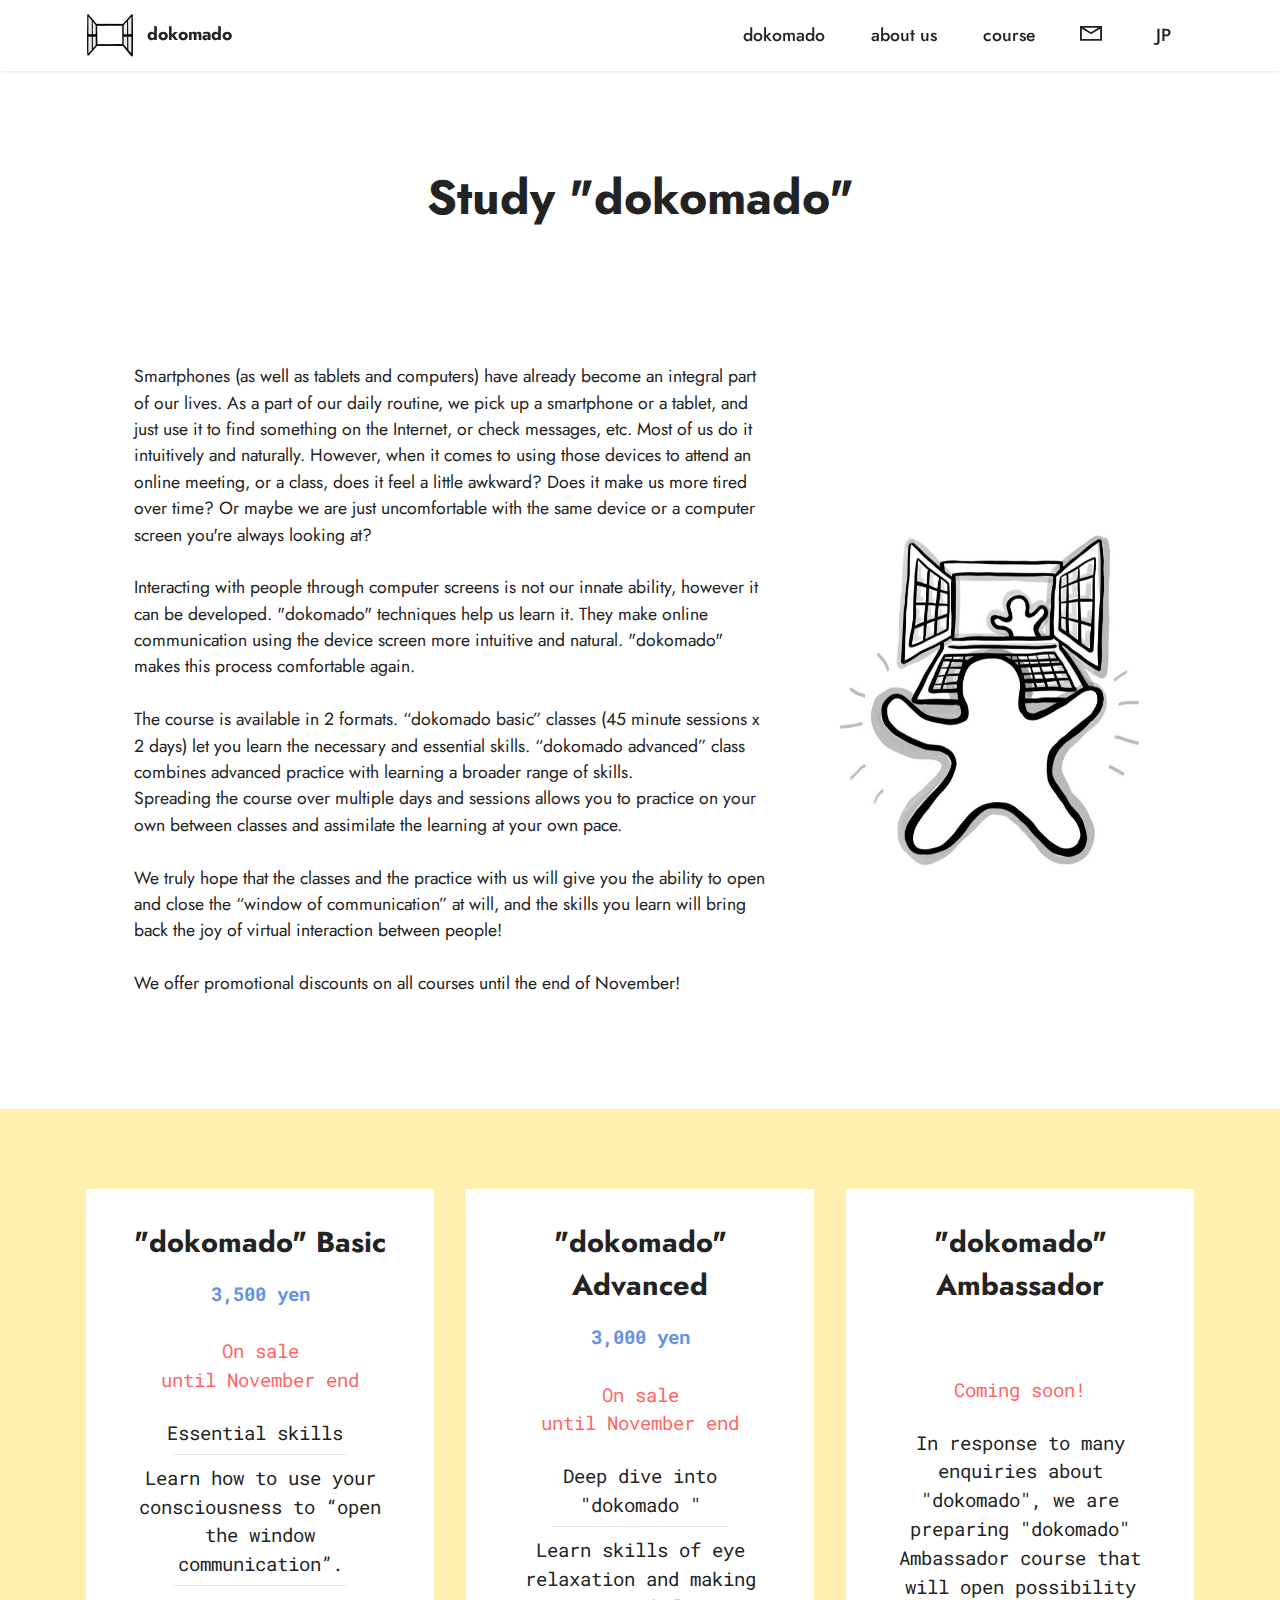
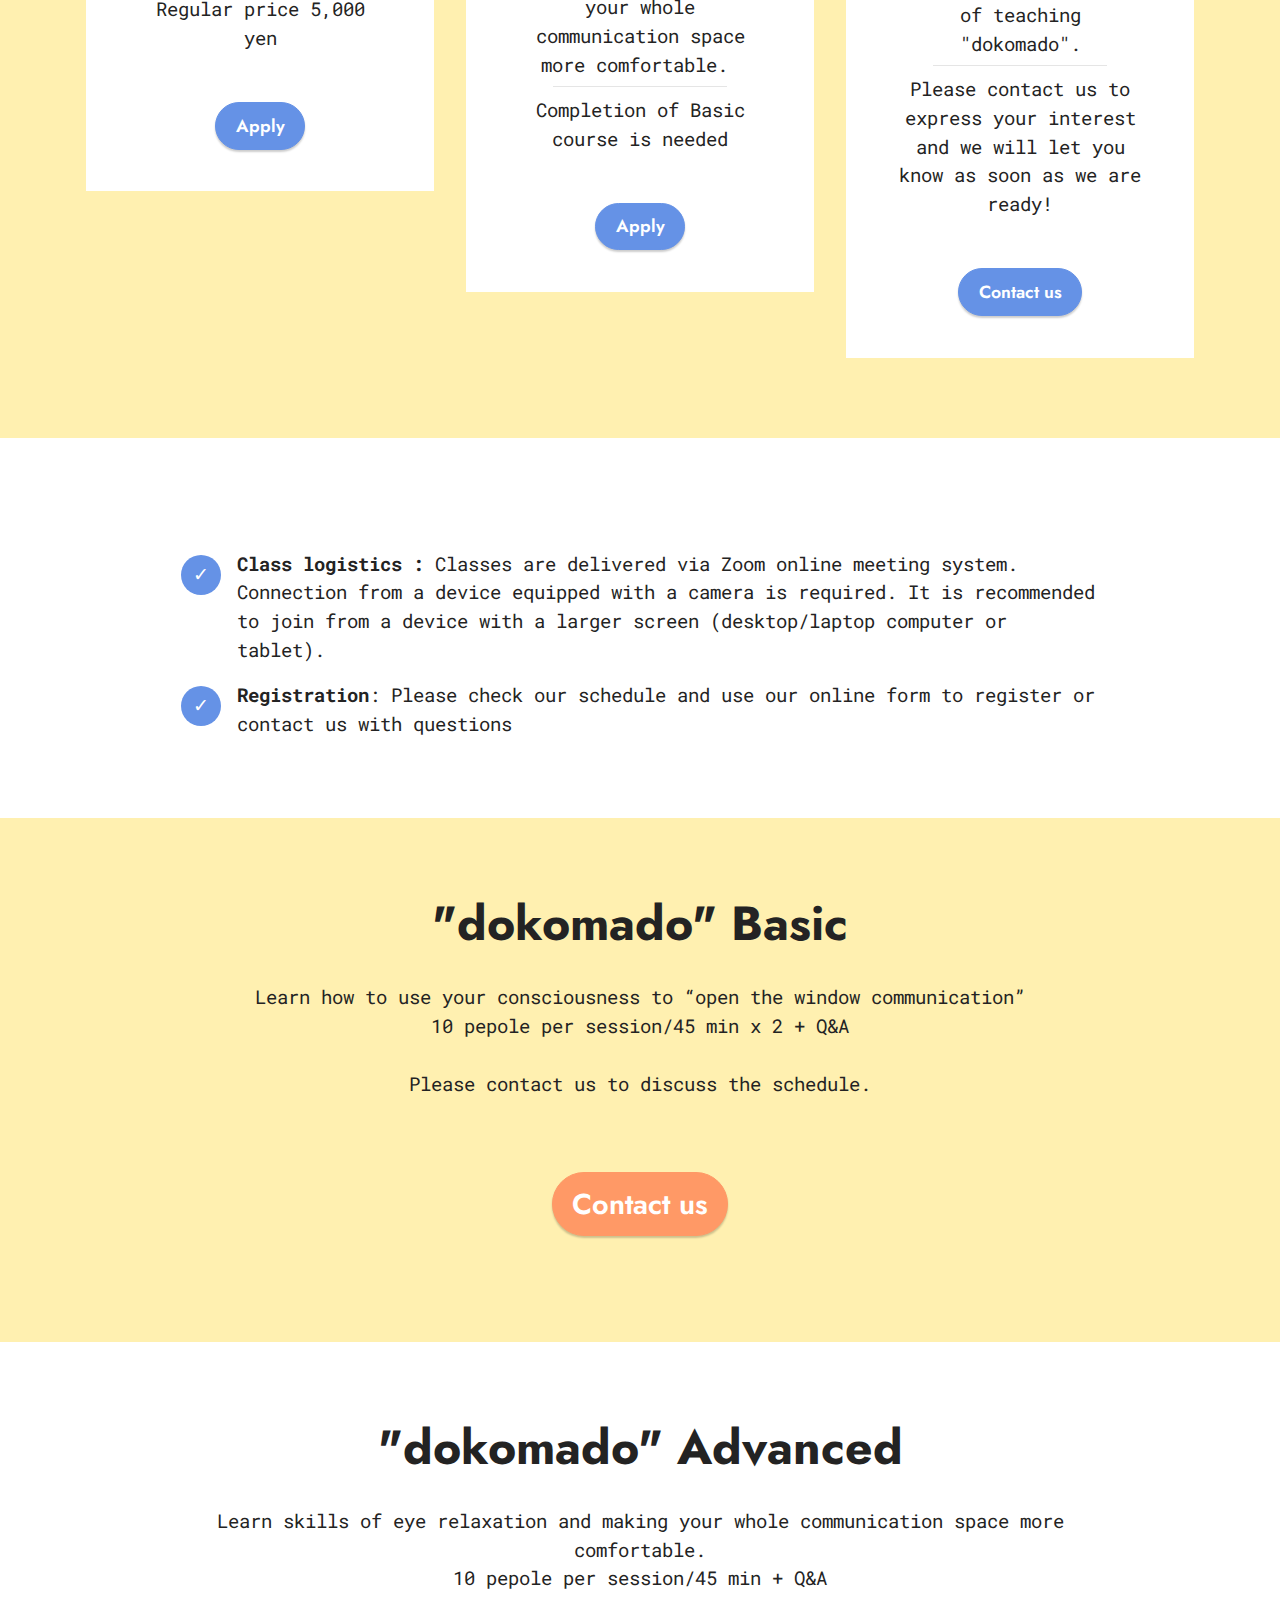
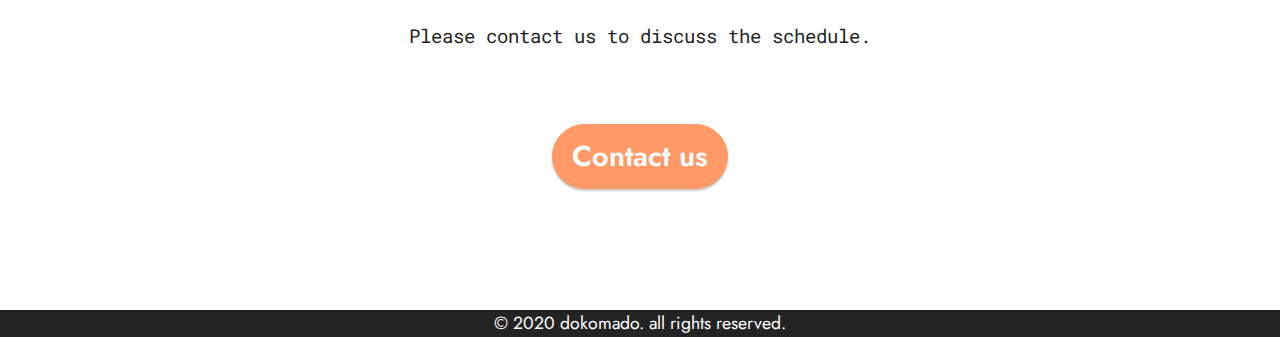
<file: course2.html>
<!DOCTYPE html>
<html  >
<head>
  <!-- Site made with Mobirise Website Builder v5.0.29, https://mobirise.com -->
  <meta charset="UTF-8">
  <meta http-equiv="X-UA-Compatible" content="IE=edge">
  <meta name="generator" content="Mobirise v5.0.29, mobirise.com">
  <meta name="viewport" content="width=device-width, initial-scale=1, minimum-scale=1">
  <link rel="shortcut icon" href="assets/images/open-window-icon-25-3-128x128.png" type="image/x-icon">
  <meta name="description" content="">
  
  
  <title>dokomado - course old</title>
  <link rel="stylesheet" href="assets/web/assets/mobirise-icons2/mobirise2.css">
  <link rel="stylesheet" href="assets/tether/tether.min.css">
  <link rel="stylesheet" href="assets/bootstrap/css/bootstrap.min.css">
  <link rel="stylesheet" href="assets/bootstrap/css/bootstrap-grid.min.css">
  <link rel="stylesheet" href="assets/bootstrap/css/bootstrap-reboot.min.css">
  <link rel="stylesheet" href="assets/dropdown/css/style.css">
  <link rel="stylesheet" href="assets/socicon/css/styles.css">
  <link rel="stylesheet" href="assets/theme/css/style.css">
  <link rel="preload" as="style" href="assets/mobirise/css/mbr-additional.css"><link rel="stylesheet" href="assets/mobirise/css/mbr-additional.css" type="text/css">
  
  
  
  
</head>
<body>

<!-- Analytics -->
<!-- Global site tag (gtag.js) - Google Analytics -->
<script async src="https://www.googletagmanager.com/gtag/js?id=UA-177512924-1"></script>
<script>
  window.dataLayer = window.dataLayer || [];
  function gtag(){dataLayer.push(arguments);}
  gtag('js', new Date());

  gtag('config', 'UA-177512924-1');
</script>

<!-- /Analytics -->


  
  <section class="menu menu2 cid-sckjYjndzz" once="menu" id="menu2-2o">
    
    <nav class="navbar navbar-dropdown navbar-fixed-top navbar-expand-lg">
        <div class="container">
            <div class="navbar-brand">
                <span class="navbar-logo">
                    <a href="index.html">
                        <img src="assets/images/12715476290744-96x96.jpg" alt="" style="height: 3rem;">
                    </a>
                </span>
                <span class="navbar-caption-wrap"><a class="navbar-caption text-black display-4" href="index.html">dokomado</a></span>
            </div>
            <button class="navbar-toggler" type="button" data-toggle="collapse" data-target="#navbarSupportedContent" aria-controls="navbarNavAltMarkup" aria-expanded="false" aria-label="Toggle navigation">
                <div class="hamburger">
                    <span></span>
                    <span></span>
                    <span></span>
                    <span></span>
                </div>
            </button>
            <div class="collapse navbar-collapse" id="navbarSupportedContent">
                <ul class="navbar-nav nav-dropdown nav-right" data-app-modern-menu="true"><li class="nav-item"><a class="nav-link link text-black text-primary display-4" href="index.html#features17-12">dokomado</a></li><li class="nav-item"><a class="nav-link link text-black text-primary display-4" href="aboutus.html">about us</a></li>
                    <li class="nav-item"><a class="nav-link link text-black text-primary display-4" href="course.html">course</a></li>
                    <li class="nav-item"><a class="nav-link link text-black text-primary display-4" href="index.html#form5-22"><span class="mobi-mbri mobi-mbri-letter mbr-iconfont mbr-iconfont-btn"></span></a>
                    </li><li class="nav-item"><a class="nav-link link text-black text-primary display-4" href="https://dokomado.com">JP</a></li></ul>
                
                
            </div>
        </div>
    </nav>
</section>

<section class="engine"><a href="https://mobirise.info/t">amp template</a></section><section class="content4 cid-sckjYl0WNE" id="content4-2p">
    
    <div class="container">
        <div class="row justify-content-center">
            <div class="title col-md-12 col-lg-10">
                <h3 class="mbr-section-title mbr-fonts-style align-center mb-4 display-2"><strong>Study "dokomado"</strong></h3>
                
                
            </div>
        </div>
    </div>
</section>

<section class="features15 cid-sckjYmndpU" id="features16-2q">

    

    
    <div class="container">
        <div class="content-wrapper">
            <div class="row align-items-center">
                <div class="col-12 col-lg">
                    <div class="text-wrapper">
                        
                        <p class="mbr-text mbr-fonts-style mb-4 display-4"><br>Smartphones (as well as tablets and computers) have already become an integral part of our lives. As a part of our daily routine, we pick up a smartphone or a tablet, and just use it to find something on the Internet, or check messages, etc. Most of us do it intuitively and naturally.
However, when it comes to using those devices to attend an online meeting, or a class, does it feel a little awkward? Does it make us more tired over time? Or maybe we are just uncomfortable with the same device or a computer screen you're always looking at?
<br><br>Interacting with people through computer screens is not our innate ability, however it can be developed. "dokomado" techniques help us learn it. They make online communication using the device screen more intuitive and natural. "dokomado" makes this process comfortable again.
<br><br>The course is available in 2 formats. “dokomado basic” classes (45 minute sessions x 2 days) let you learn the necessary and essential skills. “dokomado advanced” class combines advanced practice with learning a broader range of skills.
<br>Spreading the course over multiple days and sessions allows you to practice on your own between classes and assimilate the learning at your own pace.
<br><br>We truly hope that the classes and the practice with us will give you the ability to open and close the “window of communication” at will, and the skills you learn will bring back the joy of virtual interaction between people!&nbsp;<br><br>We offer promotional discounts on all courses until the end of November!<br></p>
                        
                    </div>
                </div>
                <div class="col-12 col-lg-4">
                    <div class="image-wrapper">
                        <img src="assets/images/dm-0image-1-1076x807.jpeg" alt="Mobirise">
                    </div>
                </div>
            </div>
        </div>
    </div>
</section>

<section class="pricing2 cid-sckjYsxpmZ" id="pricing2-2w">
    

    
    <div class="container">
        <div class="row justify-content-center">
            <div class="col-12 col-md-6 align-center col-lg-4">
                <div class="plan">
                    <div class="plan-header">
                        <h6 class="plan-title mbr-fonts-style mb-3 display-5"><strong>"dokomado" Basic</strong></h6>
                        <div class="plan-price">
                            <p class="price mbr-fonts-style m-0 display-7"><strong>3,500 yen</strong><br></p>
                            <p class="price-term mbr-fonts-style mb-3 display-7"><strong><br></strong>On sale <br>until November end<strong><br></strong></p>
                        </div>
                    </div>
                    <div class="plan-body">
                        <div class="plan-list mb-4">
                            <ul class="list-group mbr-fonts-style list-group-flush display-7">
                                <li class="list-group-item"><span style="background-color: transparent; font-size: 1.2rem;">Essential skills&nbsp;</span><br></li><li class="list-group-item">Learn how to use your consciousness to “open the window communication”.</li><li class="list-group-item">Regular price <span style="background-color: transparent; font-size: 1.2rem;">5,000 yen</span></li>
                            </ul>
                        </div>
                        <div class="mbr-section-btn text-center"><a href="course.html#content4-3i" class="btn btn-primary display-4">Apply</a></div>
                    </div>
                </div>
            </div>
            <div class="col-12 col-md-6 align-center col-lg-4">
                <div class="plan">
                    <div class="plan-header">
                        <h6 class="plan-title mbr-fonts-style mb-3 display-5"><strong>"dokomado" Advanced</strong></h6>
                        <div class="plan-price">
                            <p class="price mbr-fonts-style m-0 display-7"><strong>3,000 yen</strong><br></p>
                            <p class="price-term mbr-fonts-style mb-3 display-7"><strong><br></strong>On sale <br>until November end<strong><br></strong></p>
                        </div>
                    </div>
                    <div class="plan-body">
                        <div class="plan-list mb-4">
                            <ul class="list-group mbr-fonts-style list-group-flush display-7">
                                <li class="list-group-item">Deep dive into "dokomado
"</li><li class="list-group-item">Learn skills of eye relaxation&nbsp;<span style="background-color: transparent; font-size: 1.2rem;">and making your whole communication space more comfortable.&nbsp;</span></li><li class="list-group-item">Completion of Basic course is needed
</li>
                            </ul>
                        </div>
                        <div class="mbr-section-btn text-center"><a href="course.html#content4-3j" class="btn btn-primary display-4">Apply</a></div>
                    </div>
                </div>
            </div>
            <div class="col-12 col-md-6 align-center col-lg-4">
                <div class="plan">
                    <div class="plan-header">
                        <h6 class="plan-title mbr-fonts-style mb-3 display-5"><strong>"dokomado" Ambassador</strong></h6>
                        <div class="plan-price">
                            <p class="price mbr-fonts-style m-0 display-2">&nbsp;</p>
                            <p class="price-term mbr-fonts-style mb-3 display-7">Coming soon!<strong></strong></p>
                        </div>
                    </div>
                    <div class="plan-body">
                        <div class="plan-list mb-4">
                            <ul class="list-group mbr-fonts-style list-group-flush display-7">
                                <li class="list-group-item">In response to many enquiries about "dokomado", we are preparing "dokomado" Ambassador course that will open possibility of teaching "dokomado".
</li><li class="list-group-item">Please contact us to express your interest and we will let you know as soon as we are ready!
</li>
                            </ul>
                        </div>
                        <div class="mbr-section-btn text-center"><a href="index.html#form5-22" class="btn btn-primary display-4">Contact us</a></div>
                    </div>
                </div>
            </div>
            
        </div>
    </div>
</section>

<section class="content8 cid-sckjYppk1s" id="content8-2t">
    
    <div class="container">
        <div class="row justify-content-center">
            <div class="counter-container col-md-12 col-lg-10">
                
                <div class="mbr-text mbr-fonts-style display-7">
                    <ul>
                        <li><strong>Class logistics
:&nbsp;</strong>Classes are delivered via Zoom online meeting system. Connection from a device equipped with a camera is required.
It is recommended to join from a device with a larger screen (desktop/laptop computer or tablet).&nbsp;&nbsp;</li><li><strong>Registration</strong>: Please check our schedule and use our online form to register or contact us with questions&nbsp;</li>
                    </ul>
                </div>
            </div>
        </div>
    </div>
</section>

<section class="content4 cid-sdQYjesTAN" id="content4-3i">
    
    <div class="container">
        <div class="row justify-content-center">
            <div class="title col-md-12 col-lg-10">
                <h3 class="mbr-section-title mbr-fonts-style align-center mb-4 display-2"><strong>"dokomado" Basic</strong></h3>
                <h4 class="mbr-section-subtitle align-center mbr-fonts-style mb-4 display-7">Learn how to use your consciousness to “open the window communication”
<div>10 pepole per session/45 min x 2 + Q&amp;A
</div><div><br></div><div>Please contact us to discuss the schedule.</div></h4>
                
            </div>
        </div>
    </div>
</section>

<section class="content11 cid-sckjYrBuse" id="content11-2v">
    
    <div class="container">
        <div class="row justify-content-center">
            <div class="col-md-12 col-lg-10">
                <div class="mbr-section-btn align-center"><a class="btn btn-danger display-5" href="index.html#form5-22">Contact us</a></div>
            </div>
        </div>
    </div>
</section>

<section class="content4 cid-sdQZZwXLD4" id="content4-3j">
    
    <div class="container">
        <div class="row justify-content-center">
            <div class="title col-md-12 col-lg-10">
                <h3 class="mbr-section-title mbr-fonts-style align-center mb-4 display-2"><strong>"dokomado" Advanced</strong></h3>
                <h4 class="mbr-section-subtitle align-center mbr-fonts-style mb-4 display-7">Learn skills of eye relaxation and making your whole communication space more comfortable.
<br><div>10 pepole per session/45 min + Q&amp;A<br><br></div><div>Please contact us to discuss the schedule.</div></h4>
                
            </div>
        </div>
    </div>
</section>

<section class="content11 cid-sckjYy8N5H" id="content11-2z">
    
    <div class="container">
        <div class="row justify-content-center">
            <div class="col-md-12 col-lg-10">
                <div class="mbr-section-btn align-center"><a class="btn btn-danger display-5" href="index.html#form5-22">Contact us</a></div>
            </div>
        </div>
    </div>
</section>

<section class="footer3 cid-sckjYzwzYq" once="footers" id="footer3-31">

    

    

    <div class="container">
        <div class="media-container-row align-center mbr-white">
            
            
            <div class="row row-copirayt">
                <p class="mbr-text mb-0 mbr-fonts-style mbr-white align-center display-4">
                    © 2020 dokomado. all rights reserved.</p>
            </div>
        </div>
    </div>
</section>


  <script src="assets/web/assets/jquery/jquery.min.js"></script>
  <script src="assets/popper/popper.min.js"></script>
  <script src="assets/tether/tether.min.js"></script>
  <script src="assets/bootstrap/js/bootstrap.min.js"></script>
  <script src="assets/smoothscroll/smooth-scroll.js"></script>
  <script src="assets/dropdown/js/nav-dropdown.js"></script>
  <script src="assets/dropdown/js/navbar-dropdown.js"></script>
  <script src="assets/touchswipe/jquery.touch-swipe.min.js"></script>
  <script src="assets/theme/js/script.js"></script>
  
  
  
 <div id="scrollToTop" class="scrollToTop mbr-arrow-up"><a style="text-align: center;"><i class="mbr-arrow-up-icon mbr-arrow-up-icon-cm cm-icon cm-icon-smallarrow-up"></i></a></div>
  </body>
</html>
</file>
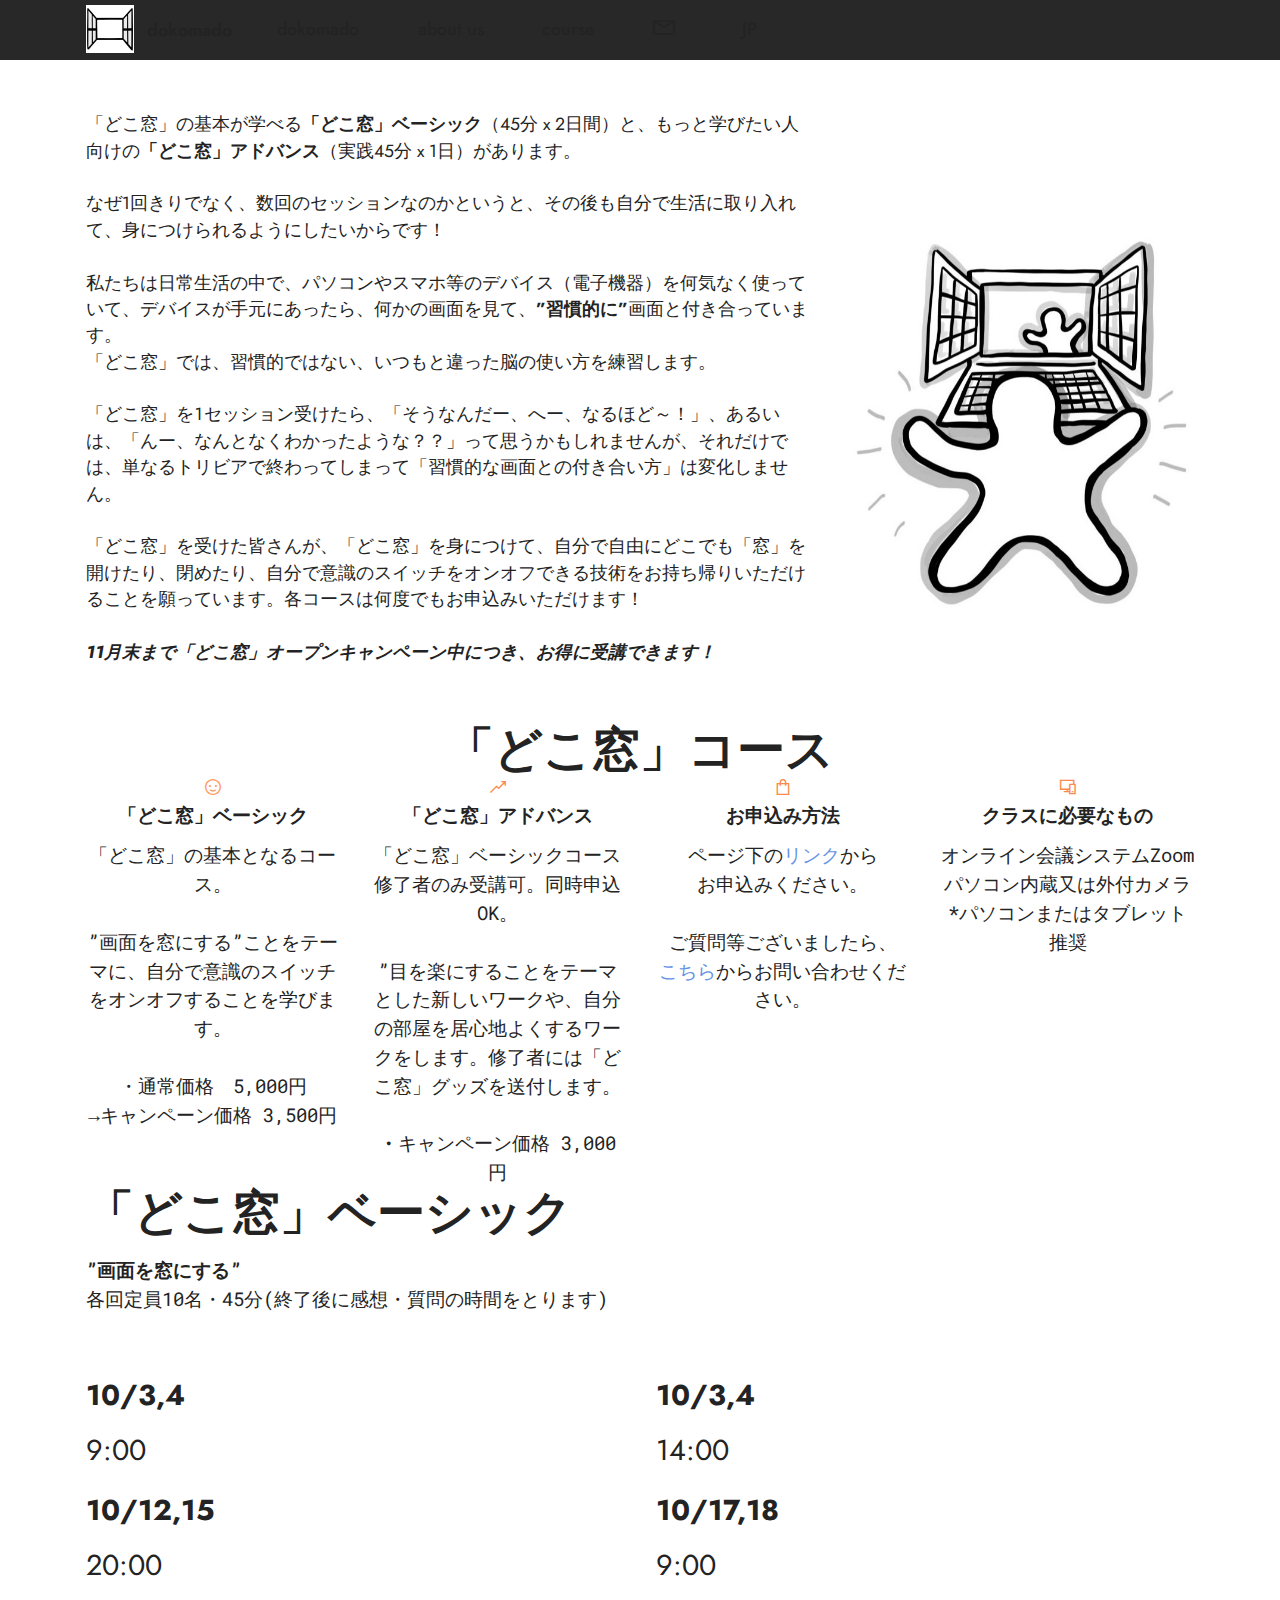
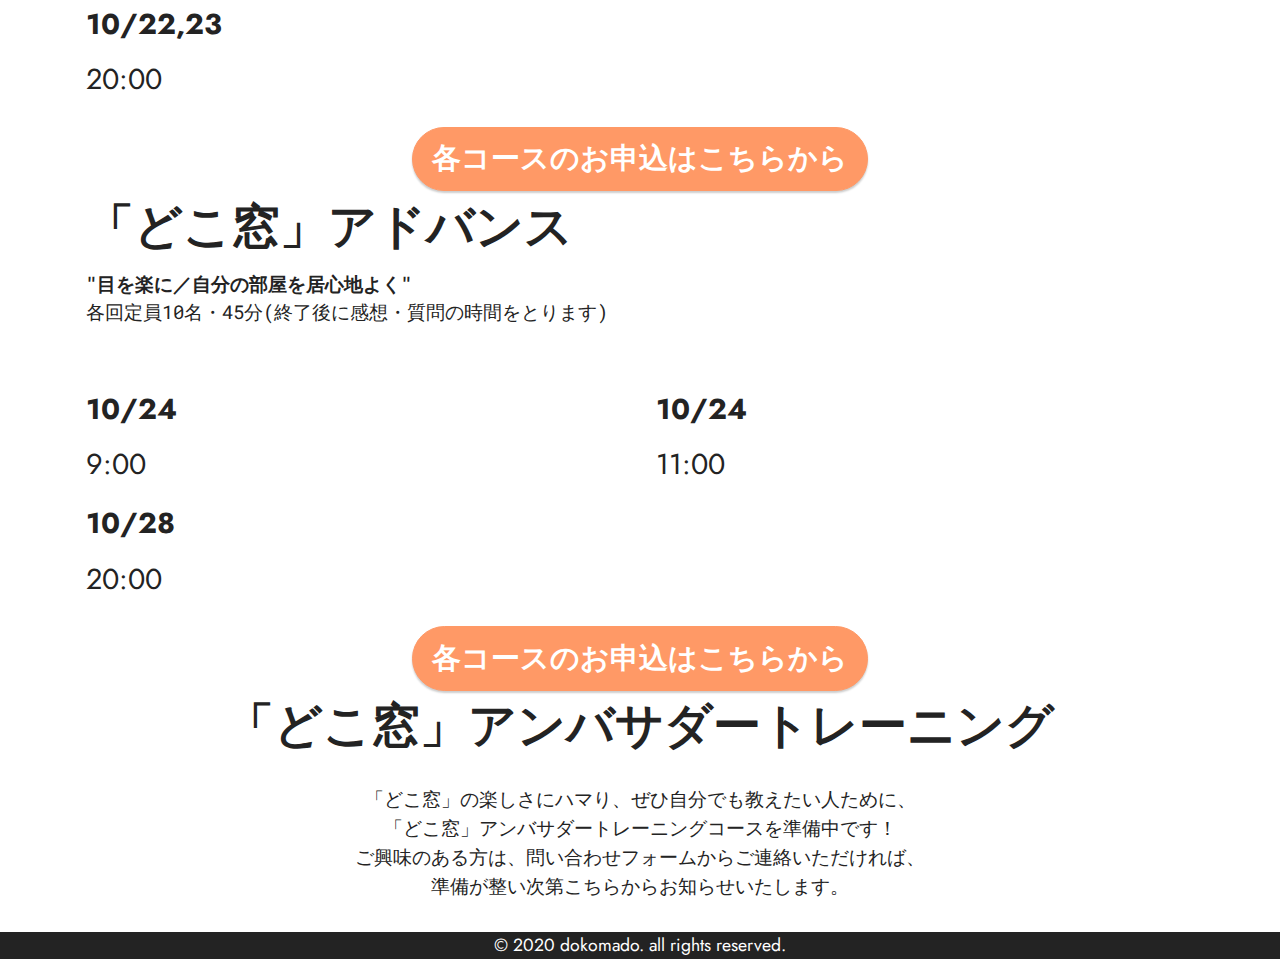
<file: course_old.html>
<!DOCTYPE html>
<html  >
<head>
  <!-- Site made with Mobirise Website Builder v5.0.29, https://mobirise.com -->
  <meta charset="UTF-8">
  <meta http-equiv="X-UA-Compatible" content="IE=edge">
  <meta name="generator" content="Mobirise v5.0.29, mobirise.com">
  <meta name="viewport" content="width=device-width, initial-scale=1, minimum-scale=1">
  <link rel="shortcut icon" href="assets/images/open-window-icon-25-3-128x128.png" type="image/x-icon">
  <meta name="description" content="">
  
  
  <title>dokomado - course-old</title>
  <link rel="stylesheet" href="assets/web/assets/mobirise-icons2/mobirise2.css">
  <link rel="stylesheet" href="assets/tether/tether.min.css">
  <link rel="stylesheet" href="assets/bootstrap/css/bootstrap.min.css">
  <link rel="stylesheet" href="assets/bootstrap/css/bootstrap-grid.min.css">
  <link rel="stylesheet" href="assets/bootstrap/css/bootstrap-reboot.min.css">
  <link rel="stylesheet" href="assets/dropdown/css/style.css">
  <link rel="stylesheet" href="assets/socicon/css/styles.css">
  <link rel="stylesheet" href="assets/theme/css/style.css">
  <link rel="preload" as="style" href="assets/mobirise/css/mbr-additional.css"><link rel="stylesheet" href="assets/mobirise/css/mbr-additional.css" type="text/css">
  
  
  
  
</head>
<body>

<!-- Analytics -->
<!-- Global site tag (gtag.js) - Google Analytics -->
<script async src="https://www.googletagmanager.com/gtag/js?id=UA-177512924-1"></script>
<script>
  window.dataLayer = window.dataLayer || [];
  function gtag(){dataLayer.push(arguments);}
  gtag('js', new Date());

  gtag('config', 'UA-177512924-1');
</script>

<!-- /Analytics -->


  
  <section class="menu menu2 cid-sbgD4xgP3S" once="menu" id="menu2-1k">
    
    <nav class="navbar navbar-dropdown navbar-fixed-top navbar-expand-lg">
        <div class="container">
            <div class="navbar-brand">
                <span class="navbar-logo">
                    <a href="index.html">
                        <img src="assets/images/12715476290744-96x96.jpg" alt="" style="height: 3rem;">
                    </a>
                </span>
                <span class="navbar-caption-wrap"><a class="navbar-caption text-black display-4" href="index.html">dokomado</a></span>
            </div>
            <button class="navbar-toggler" type="button" data-toggle="collapse" data-target="#navbarSupportedContent" aria-controls="navbarNavAltMarkup" aria-expanded="false" aria-label="Toggle navigation">
                <div class="hamburger">
                    <span></span>
                    <span></span>
                    <span></span>
                    <span></span>
                </div>
            </button>
            <div class="collapse navbar-collapse" id="navbarSupportedContent">
                <ul class="navbar-nav nav-dropdown nav-right" data-app-modern-menu="true"><li class="nav-item"><a class="nav-link link text-black text-primary display-4" href="index.html#features17-12">dokomado</a></li><li class="nav-item"><a class="nav-link link text-black text-primary display-4" href="aboutus.html">about us</a></li>
                    <li class="nav-item"><a class="nav-link link text-black text-primary display-4" href="course.html">course</a></li>
                    <li class="nav-item"><a class="nav-link link text-black text-primary display-4" href="index.html#form5-22"><span class="mobi-mbri mobi-mbri-letter mbr-iconfont mbr-iconfont-btn"></span></a>
                    </li><li class="nav-item"><a class="nav-link link text-black text-primary display-4" href="https://dokomado.com">JP</a></li></ul>
                
                
            </div>
        </div>
    </nav>
</section>

<section class="engine"><a href="https://mobirise.info/v">html templates</a></section><section class="content4 cid-sbgDoIgpiw" id="content4-1r">
    
    <div class="container">
        <div class="row justify-content-center">
            <div class="title col-md-12 col-lg-10">
                <h3 class="mbr-section-title mbr-fonts-style align-center mb-4 display-2"><strong>「どこ窓」を学ぶ</strong>
                </h3>
                
                
            </div>
        </div>
    </div>
</section>

<section class="features15 cid-sbgD4zR2nx" id="features16-1n">

    

    
    <div class="container">
        <div class="content-wrapper">
            <div class="row align-items-center">
                <div class="col-12 col-lg">
                    <div class="text-wrapper">
                        
                        <p class="mbr-text mbr-fonts-style mb-4 display-4"><br>「どこ窓」の基本が学べる<strong>「どこ窓」ベーシック</strong>（45分 x 2日間）と、もっと学びたい人向けの<strong>「どこ窓」アドバンス</strong>（実践45分 x 1日）があります。<br><br>なぜ1回きりでなく、数回のセッションなのかというと、その後も自分で生活に取り入れて、身につけられるようにしたいからです！<br><br>私たちは日常生活の中で、パソコンやスマホ等のデバイス（電子機器）を何気なく使っていて、デバイスが手元にあったら、何かの画面を見て、<strong>”習慣的に”</strong>画面と付き合っています。<br>「どこ窓」では、習慣的ではない、いつもと違った脳の使い方を練習します。<br><br>「どこ窓」を１セッション受けたら、「そうなんだー、へー、なるほど～！」、あるいは、「んー、なんとなくわかったような？？」って思うかもしれませんが、それだけでは、単なるトリビアで終わってしまって「習慣的な画面との付き合い方」は変化しません。<br><br>「どこ窓」を受けた皆さんが、「どこ窓」を身につけて、自分で自由にどこでも「窓」を開けたり、閉めたり、自分で意識のスイッチをオンオフできる技術をお持ち帰りいただけることを願っています。各コースは何度でもお申込みいただけます！<br><br><em><strong>11月末まで「どこ窓」オープンキャンペーン中につき、お得に受講できます！</strong><br></em><br></p>
                        
                    </div>
                </div>
                <div class="col-12 col-lg-4">
                    <div class="image-wrapper">
                        <img src="assets/images/dm-0image-1-1076x807.jpeg" alt="Mobirise">
                    </div>
                </div>
            </div>
        </div>
    </div>
</section>

<section class="features24 cid-sbgD4BFIIa" id="features1-1p">
    

    
    <div class="container">
        <div class="row">
            <div class="col-12">
                <h3 class="mbr-section-title mbr-fonts-style align-center mb-0 display-2"><strong>「どこ窓」コース</strong></h3>
                
            </div>
            <div class="card col-12 col-md-6 col-lg-3">
                <div class="card-wrapper">
                    <div class="card-box align-center">
                        <span class="mbr-iconfont mobi-mbri-smile-face mobi-mbri" style="color: rgb(255, 153, 102); fill: rgb(255, 153, 102);"></span>
                        <h5 class="card-title align-center mbr-fonts-style display-7"><strong>「どこ窓」ベーシック</strong></h5>
                        <p class="card-text align-center mbr-fonts-style display-7">「どこ窓」の基本となるコース。<br><br>”画面を窓にする”ことをテーマに、自分で意識のスイッチをオンオフすることを学びます。<br><br>・通常価格　5,000円 <br>→キャンペーン価格 3,500円</p>
                    </div>
                </div>
            </div>
            <div class="card col-12 col-md-6 col-lg-3">
                <div class="card-wrapper">
                    <div class="card-box align-center">
                        <span class="mbr-iconfont mobi-mbri-growing-chart mobi-mbri" style="color: rgb(251, 139, 77); fill: rgb(251, 139, 77);"></span>
                        <h5 class="card-title align-center mbr-fonts-style display-7"><strong>「どこ窓」アドバンス</strong></h5>
                        <p class="card-text align-center mbr-fonts-style display-7">「どこ窓」ベーシックコース修了者のみ受講可。同時申込OK。<br><br>”目を楽にすることをテーマとした新しいワークや、自分の部屋を居心地よくするワークをします。修了者には「どこ窓」グッズを送付します。<br><br><strong>・</strong>キャンペーン価格 3,000円<br></p>
                    </div>
                </div>
            </div>
            <div class="card col-12 col-md-6 col-lg-3">
                <div class="card-wrapper">
                    <div class="card-box align-center">
                        <span class="mbr-iconfont mobi-mbri-shopping-bag mobi-mbri" style="color: rgb(251, 139, 77); fill: rgb(251, 139, 77);"></span>
                        <h5 class="card-title align-center mbr-fonts-style display-7"><strong>お申込み方法</strong></h5>
                        <p class="card-text align-center mbr-fonts-style display-7">ページ下の<a href="course.html#content11-27" class="text-primary">リンク</a>から<br>お申込みください。<br><br>ご質問等ございましたら、<br><a href="index.html#form5-22" class="text-primary">こちら</a>からお問い合わせください。</p>
                    </div>
                </div>
            </div>
            <div class="card col-12 col-md-6 col-lg-3">
                <div class="card-wrapper">
                    <div class="card-box align-center">
                        <span class="mbr-iconfont mobi-mbri-responsive-2 mobi-mbri" style="color: rgb(251, 139, 77); fill: rgb(251, 139, 77);"></span>
                        <h5 class="card-title align-center mbr-fonts-style display-7"><strong>クラスに必要なもの</strong></h5>
                        <p class="card-text align-center mbr-fonts-style display-7">オンライン会議システムZoom 
<br>パソコン内蔵又は外付カメラ 
<br>*パソコンまたはタブレット推奨</p>
                    </div>
                </div>
            </div>
        </div>
    </div>
</section>

<section class="features7 cid-sbiW4GOJpn" id="features8-21">
    <!---->
    
    
    <div class="container">
        <div class="row">
            <div class="title col-12">
                <h5 class="mbr-section-title mbr-fonts-style mb-3 display-2"><strong>「どこ窓」ベーシック</strong><strong><br></strong></h5>
                <h6 class="mbr-section-subtitle mbr-fonts-style mb-4 display-7"><strong>”画面を窓にする”</strong><br>各回定員10名・45分(終了後に感想・質問の時間をとります)<br><br></h6>
            </div>
            <div class="card col-12 col-md-6">
                <div class="card-wrapper">
                    <div class="top-line">
                        <h6 class="card-title mbr-fonts-style display-5"><strong>10/3,4</strong></h6>
                        <p class="mbr-text cost mbr-fonts-style display-5">9:00</p>
                    </div>
                    <div class="bottom-line">
                        
                    </div>
                </div>
            </div>
            <div class="card col-12 col-md-6">
                <div class="card-wrapper">
                    <div class="top-line">
                        <h6 class="card-title mbr-fonts-style display-5">
                            <strong>10/3,4</strong>
                        </h6>
                        <p class="mbr-text cost mbr-fonts-style display-5">14:00</p>
                    </div>
                    <div class="bottom-line">
                        
                    </div>
                </div>
            </div>
            <div class="card col-12 col-md-6">
                <div class="card-wrapper">
                    <div class="top-line">
                        <h6 class="card-title mbr-fonts-style display-5"><strong>10/12,15</strong></h6>
                        <p class="mbr-text cost mbr-fonts-style display-5">20:00</p>
                    </div>
                    <div class="bottom-line">
                        
                    </div>
                </div>
            </div>
            <div class="card col-12 col-md-6">
                <div class="card-wrapper">
                    <div class="top-line">
                        <h6 class="card-title mbr-fonts-style display-5"><strong>10/17,18</strong></h6>
                        <p class="mbr-text cost mbr-fonts-style display-5">9:00</p>
                    </div>
                    <div class="bottom-line">
                        
                    </div>
                </div>
            </div>
            <div class="card col-12 col-md-6">
                <div class="card-wrapper">
                    <div class="top-line">
                        <h6 class="card-title mbr-fonts-style display-5"><strong>10/22,23</strong></h6>
                        <p class="mbr-text cost mbr-fonts-style display-5">20:00</p>
                    </div>
                    <div class="bottom-line">
                        
                    </div>
                </div>
            </div>
            
            
            
            
            
            
            
        </div>
    </div>
</section>

<section class="content11 cid-sc4lATkr8T" id="content11-27">
    
    <div class="container">
        <div class="row justify-content-center">
            <div class="col-md-12 col-lg-10">
                <div class="mbr-section-btn align-center"><a class="btn btn-danger display-5" href="https://docs.google.com/forms/d/e/1FAIpQLSerNGzXHBQcTh9fzMBpgnJxIFN30i_u98nMSpsHTMGtfATtTw/viewform?usp=sf_link">各コースのお申込はこちらから</a></div>
            </div>
        </div>
    </div>
</section>

<section class="features7 cid-sc3BAiD6un" id="features8-24">
    <!---->
    
    
    <div class="container">
        <div class="row">
            <div class="title col-12">
                <h5 class="mbr-section-title mbr-fonts-style mb-3 display-2"><strong>「どこ窓」アドバンス</strong><strong><br></strong></h5>
                <h6 class="mbr-section-subtitle mbr-fonts-style mb-4 display-7"><strong>"目を楽に／自分の部屋を居心地よく"</strong><br><strong>
</strong><div><span style="font-size: 1.2rem;">各回定員10名・45分(終了後に感想・質問の時間をとります)</span></div><div><br></div></h6>
            </div>
            <div class="card col-12 col-md-6">
                <div class="card-wrapper">
                    <div class="top-line">
                        <h6 class="card-title mbr-fonts-style display-5"><strong>10/24</strong></h6>
                        <p class="mbr-text cost mbr-fonts-style display-5">9:00</p>
                    </div>
                    <div class="bottom-line">
                        
                    </div>
                </div>
            </div>
            <div class="card col-12 col-md-6">
                <div class="card-wrapper">
                    <div class="top-line">
                        <h6 class="card-title mbr-fonts-style display-5">
                            <strong>10/24</strong></h6>
                        <p class="mbr-text cost mbr-fonts-style display-5">11:00</p>
                    </div>
                    <div class="bottom-line">
                        
                    </div>
                </div>
            </div>
            <div class="card col-12 col-md-6">
                <div class="card-wrapper">
                    <div class="top-line">
                        <h6 class="card-title mbr-fonts-style display-5"><strong>10/28</strong></h6>
                        <p class="mbr-text cost mbr-fonts-style display-5">20:00</p>
                    </div>
                    <div class="bottom-line">
                        
                    </div>
                </div>
            </div>
            
            
            
            
            
            
            
            
            
        </div>
    </div>
</section>

<section class="content11 cid-sckddUNYK3" id="content11-2g">
    
    <div class="container">
        <div class="row justify-content-center">
            <div class="col-md-12 col-lg-10">
                <div class="mbr-section-btn align-center"><a class="btn btn-danger display-5" href="https://docs.google.com/forms/d/e/1FAIpQLSerNGzXHBQcTh9fzMBpgnJxIFN30i_u98nMSpsHTMGtfATtTw/viewform?usp=sf_link">各コースのお申込はこちらから</a></div>
            </div>
        </div>
    </div>
</section>

<section class="content4 cid-sckccSJ9a9" id="content4-2f">
    
    <div class="container">
        <div class="row justify-content-center">
            <div class="title col-md-12 col-lg-10">
                <h3 class="mbr-section-title mbr-fonts-style align-center mb-4 display-2">
                    <strong>「どこ窓」アンバサダートレーニング</strong>
                </h3>
                <h4 class="mbr-section-subtitle align-center mbr-fonts-style mb-4 display-7">
                    「どこ窓」の楽しさにハマり、ぜひ自分でも教えたい人ために、
                <div>「どこ窓」アンバサダートレーニングコースを準備中です！
</div><div>ご興味のある方は、問い合わせフォームからご連絡いただければ、
</div><div>準備が整い次第こちらからお知らせいたします。</div></h4>
                
            </div>
        </div>
    </div>
</section>

<section class="footer3 cid-sbgD4CMNKT" once="footers" id="footer3-1q">

    

    

    <div class="container">
        <div class="media-container-row align-center mbr-white">
            
            
            <div class="row row-copirayt">
                <p class="mbr-text mb-0 mbr-fonts-style mbr-white align-center display-4">
                    © 2020 dokomado. all rights reserved.</p>
            </div>
        </div>
    </div>
</section>


  <script src="assets/web/assets/jquery/jquery.min.js"></script>
  <script src="assets/popper/popper.min.js"></script>
  <script src="assets/tether/tether.min.js"></script>
  <script src="assets/bootstrap/js/bootstrap.min.js"></script>
  <script src="assets/smoothscroll/smooth-scroll.js"></script>
  <script src="assets/dropdown/js/nav-dropdown.js"></script>
  <script src="assets/dropdown/js/navbar-dropdown.js"></script>
  <script src="assets/touchswipe/jquery.touch-swipe.min.js"></script>
  <script src="assets/theme/js/script.js"></script>
  
  
  
 <div id="scrollToTop" class="scrollToTop mbr-arrow-up"><a style="text-align: center;"><i class="mbr-arrow-up-icon mbr-arrow-up-icon-cm cm-icon cm-icon-smallarrow-up"></i></a></div>
  </body>
</html>
</file>
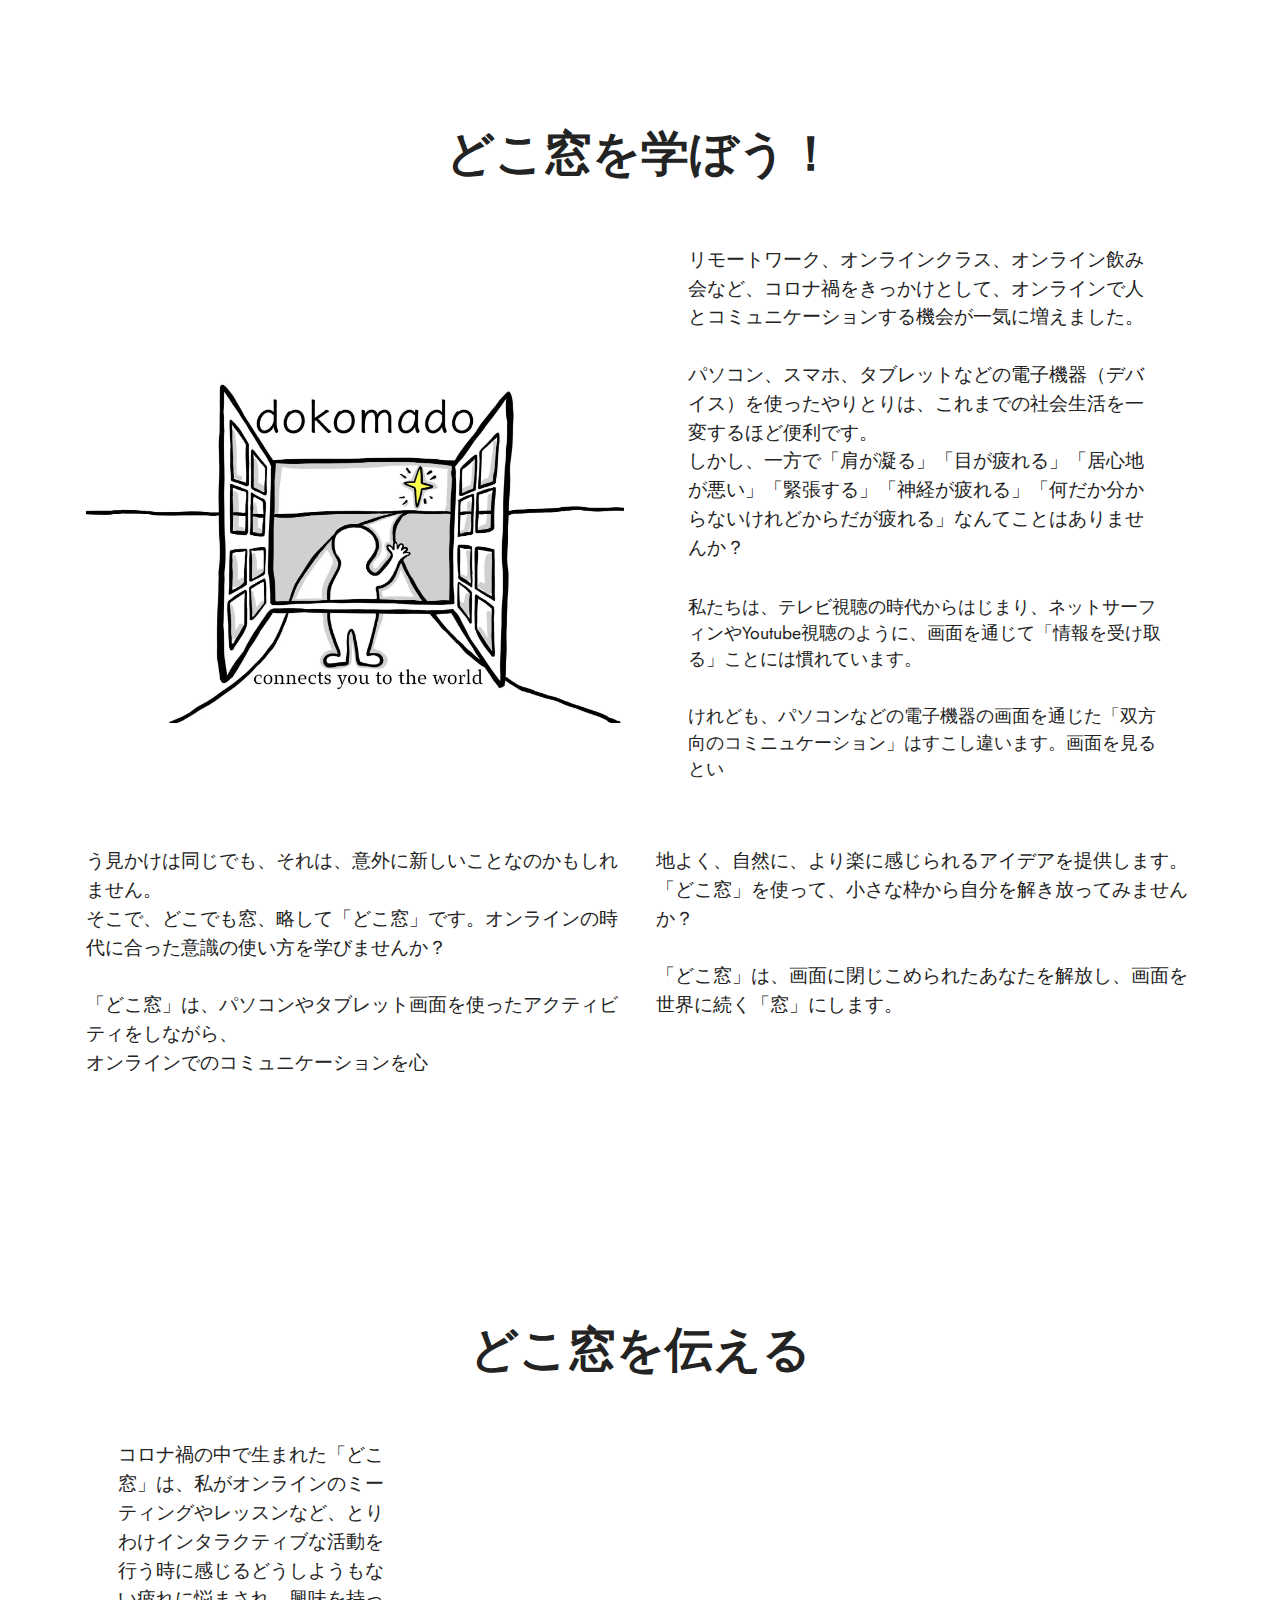
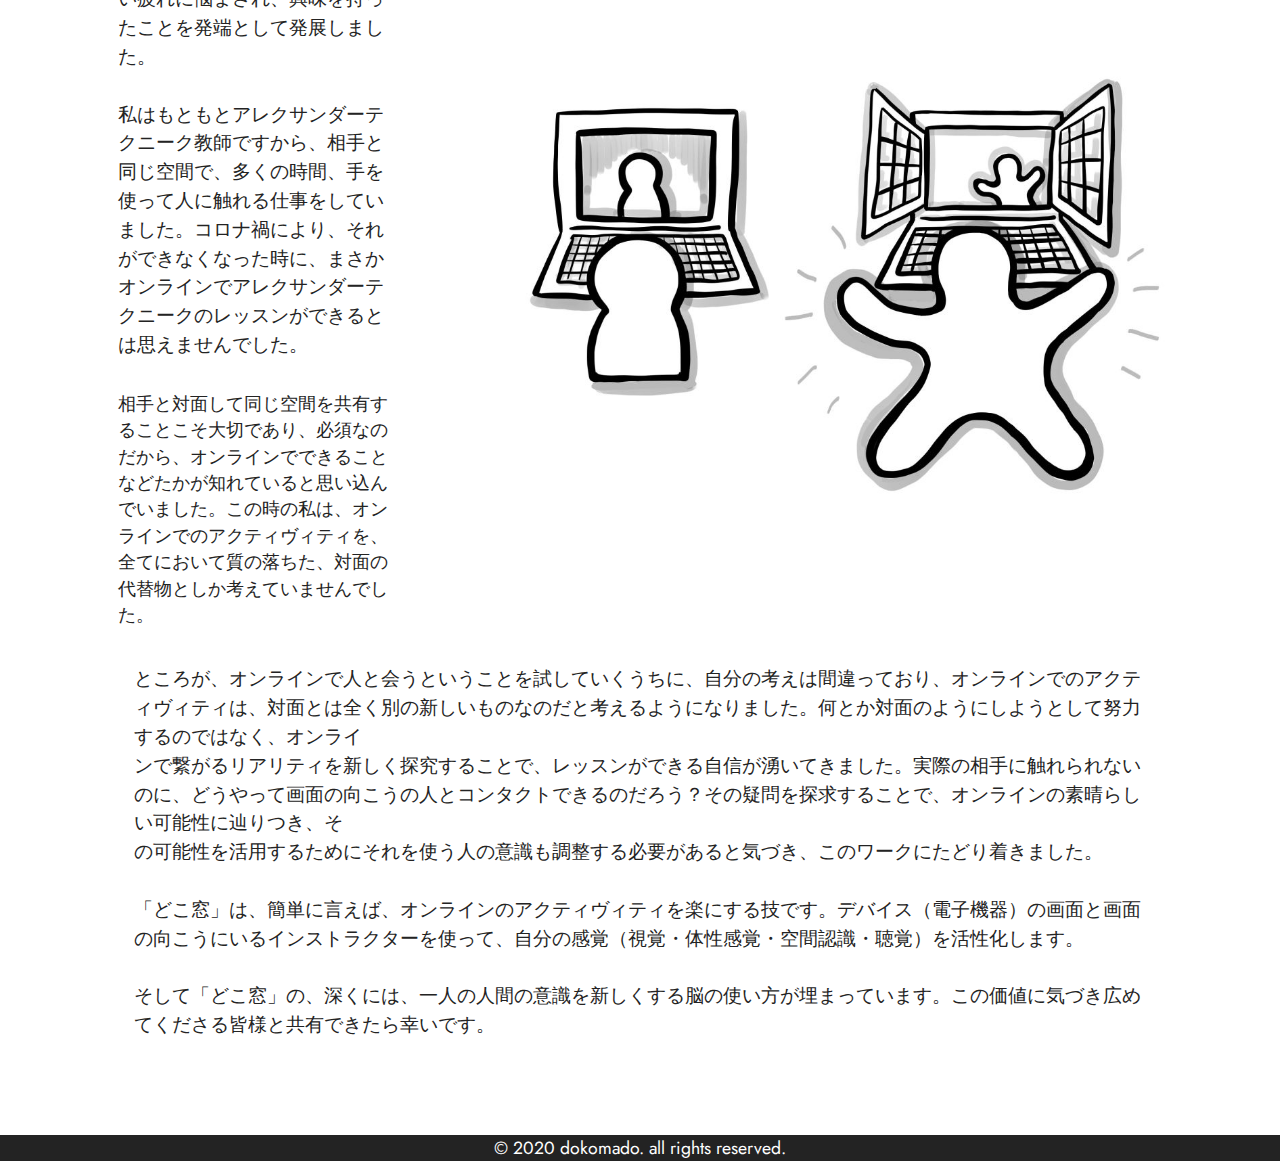
<file: dokomado.html>
<!DOCTYPE html>
<html  >
<head>
  <!-- Site made with Mobirise Website Builder v5.0.29, https://mobirise.com -->
  <meta charset="UTF-8">
  <meta http-equiv="X-UA-Compatible" content="IE=edge">
  <meta name="generator" content="Mobirise v5.0.29, mobirise.com">
  <meta name="viewport" content="width=device-width, initial-scale=1, minimum-scale=1">
  <link rel="shortcut icon" href="assets/images/open-window-icon-25-3-128x128.png" type="image/x-icon">
  <meta name="description" content="">
  
  
  <title>dokomado - info</title>
  <link rel="stylesheet" href="assets/web/assets/mobirise-icons2/mobirise2.css">
  <link rel="stylesheet" href="assets/tether/tether.min.css">
  <link rel="stylesheet" href="assets/bootstrap/css/bootstrap.min.css">
  <link rel="stylesheet" href="assets/bootstrap/css/bootstrap-grid.min.css">
  <link rel="stylesheet" href="assets/bootstrap/css/bootstrap-reboot.min.css">
  <link rel="stylesheet" href="assets/socicon/css/styles.css">
  <link rel="stylesheet" href="assets/theme/css/style.css">
  <link rel="preload" as="style" href="assets/mobirise/css/mbr-additional.css"><link rel="stylesheet" href="assets/mobirise/css/mbr-additional.css" type="text/css">
  
  
  
  
</head>
<body>

<!-- Analytics -->
<!-- Global site tag (gtag.js) - Google Analytics -->
<script async src="https://www.googletagmanager.com/gtag/js?id=UA-177512924-1"></script>
<script>
  window.dataLayer = window.dataLayer || [];
  function gtag(){dataLayer.push(arguments);}
  gtag('js', new Date());

  gtag('config', 'UA-177512924-1');
</script>

<!-- /Analytics -->


  
  <section class="testimonials1 cid-saL6APbLXD" id="testimonials1-b">
    

    
    <div class="container">
        <h3 class="mbr-section-title mbr-fonts-style align-center mb-4 display-2">
            <strong>どこ窓を学ぼう！</strong>
        </h3>
        <div class="row align-items-center">
            <div class="col-12 col-md-6">
                <div class="image-wrapper">
                    <img src="assets/images/dm-1836x1377.jpg" alt="Mobirise">
                </div>
            </div>
            <div class="col-12 col-md">
                <div class="text-wrapper">
                    <p class="mbr-text mbr-fonts-style mb-4 display-7">リモートワーク、オンラインクラス、オンライン飲み会など、コロナ禍をきっかけとして、オンラインで人とコミュニケーションする機会が一気に増えました。<br>
<br>パソコン、スマホ、タブレットなどの電子機器（デバイス）を使ったやりとりは、これまでの社会生活を一変するほど便利です。
<br>しかし、一方で「肩が凝る」「目が疲れる」「居心地が悪い」「緊張する」「神経が疲れる」「何だか分からないけれどからだが疲れる」なんてことはありませんか？<br></p>
                    <p class="name mbr-fonts-style mb-1 display-4">私たちは、テレビ視聴の時代からはじまり、ネットサーフィンやYoutube視聴のように、画面を通じて「情報を受け取る」ことには慣れています。
<br><br></p>
                    <p class="position mbr-fonts-style display-4">けれども、パソコンなどの電子機器の画面を通じた「双方向のコミニュケーション」はすこし違います。画面を見るとい</p>
                </div>
            </div>
        </div>
    </div>
</section>

<section class="engine"><a href="https://mobirise.info/h">how to create a web page for free</a></section><section class="testimonials2 cid-saL6BCvArk" id="testimonials2-c">
    
    
    <div class="container">
        
        <div class="row justify-content-center">
            <div class="card col-12 col-md-6">
                <p class="mbr-text mbr-fonts-style mb-4 display-7">う見かけは同じでも、それは、意外に新しいことなのかもしれません。<br>そこで、どこでも窓、略して「どこ窓」です。オンラインの時代に合った意識の使い方を学びませんか？<br>
<br>「どこ窓」は、パソコンやタブレット画面を使ったアクティビティをしながら、
<br>オンラインでのコミュニケーションを心</p>
                <div class="d-flex mb-md-0 mb-4">
                    <div class="image-wrapper">
                        <img src="assets/images/white-16x15.png" alt="Mobirise">
                    </div>
                    <div class="text-wrapper">
                        
                        
                    </div>
                </div>
            </div>
            <div class="card col-12 col-md-6">
                <p class="mbr-text mbr-fonts-style mb-4 display-7">地よく、自然に、より楽に感じられるアイデアを提供します。<br>「どこ窓」を使って、小さな枠から自分を解き放ってみませんか？<br>
<br>「どこ窓」は、画面に閉じこめられたあなたを解放し、画面を世界に続く「窓」にします。</p>
                <div class="d-flex mb-md-0 mb-4">
                    <div class="image-wrapper">
                        <img src="assets/images/white-16x15.png" alt="Mobirise">
                    </div>
                    <div class="text-wrapper">
                        
                        
                    </div>
                </div>
            </div>
        </div>
    </div>
</section>

<section class="testimonials1 cid-saLahd0wDK" id="testimonials1-d">
    

    
    <div class="container">
        <h3 class="mbr-section-title mbr-fonts-style align-center mb-4 display-2">
            <strong>どこ窓を伝える</strong>
        </h3>
        <div class="row align-items-center">
            <div class="col-12 col-md-8">
                <div class="image-wrapper">
                    <img src="assets/images/dm-0image-1076x807.jpg" alt="Mobirise">
                </div>
            </div>
            <div class="col-12 col-md">
                <div class="text-wrapper">
                    <p class="mbr-text mbr-fonts-style mb-4 display-7">コロナ禍の中で生まれた「どこ窓」は、私がオンラインのミーティングやレッスンなど、とりわけインタラクティブな活動を行う時に感じるどうしようもない疲れに悩まされ、興味を持ったことを発端として発展しました。
<br><br>私はもともとアレクサンダーテクニーク教師ですから、相手と同じ空間で、多くの時間、手を使って人に触れる仕事をしていました。コロナ禍により、それができなくなった時に、まさかオンラインでアレクサンダーテクニークのレッスンができるとは思えませんでした。</p>
                    <p class="name mbr-fonts-style mb-1 display-4">相手と対面して同じ空間を共有することこそ大切であり、必須なのだから、オンラインでできることなどたかが知れていると思い込んでいました。この時の私は、オンラインでのアクティヴィティを、全てにおいて質の落ちた、対面の代替物としか考えていませんでした。</p>
                    
                </div>
            </div>
        </div>
    </div>
</section>

<section class="content5 cid-saLbdoz6xn" id="content5-f">
    
    <div class="container">
        <div class="row justify-content-center">
            <div class="col-md-12 col-lg-11">
                
                
                <p class="mbr-text mbr-fonts-style display-7">ところが、オンラインで人と会うということを試していくうちに、自分の考えは間違っており、オンラインでのアクティヴィティは、対面とは全く別の新しいものなのだと考えるようになりました。何とか対面のようにしようとして努力するのではなく、オンライ
<br>ンで繋がるリアリティを新しく探究することで、レッスンができる自信が湧いてきました。実際の相手に触れられないのに、どうやって画面の向こうの人とコンタクトできるのだろう？その疑問を探求することで、オンラインの素晴らしい可能性に辿りつき、そ
<br>の可能性を活用するためにそれを使う人の意識も調整する必要があると気づき、このワークにたどり着きました。
<br><br>「どこ窓」は、簡単に言えば、オンラインのアクティヴィティを楽にする技です。デバイス（電子機器）の画面と画面の向こうにいるインストラクターを使って、自分の感覚（視覚・体性感覚・空間認識・聴覚）を活性化します。
<br><br>そして「どこ窓」の、深くには、一人の人間の意識を新しくする脳の使い方が埋まっています。この価値に気づき広めてくださる皆様と共有できたら幸いです。</p>
            </div>
        </div>
    </div>
</section>

<section class="footer3 cid-sbgvZWgs3i" once="footers" id="footer3-1e">

    

    

    <div class="container">
        <div class="media-container-row align-center mbr-white">
            
            
            <div class="row row-copirayt">
                <p class="mbr-text mb-0 mbr-fonts-style mbr-white align-center display-4">
                    © 2020 dokomado. all rights reserved.</p>
            </div>
        </div>
    </div>
</section>


  <script src="assets/web/assets/jquery/jquery.min.js"></script>
  <script src="assets/popper/popper.min.js"></script>
  <script src="assets/tether/tether.min.js"></script>
  <script src="assets/bootstrap/js/bootstrap.min.js"></script>
  <script src="assets/smoothscroll/smooth-scroll.js"></script>
  <script src="assets/theme/js/script.js"></script>
  
  
  
 <div id="scrollToTop" class="scrollToTop mbr-arrow-up"><a style="text-align: center;"><i class="mbr-arrow-up-icon mbr-arrow-up-icon-cm cm-icon cm-icon-smallarrow-up"></i></a></div>
  </body>
</html>
</file>
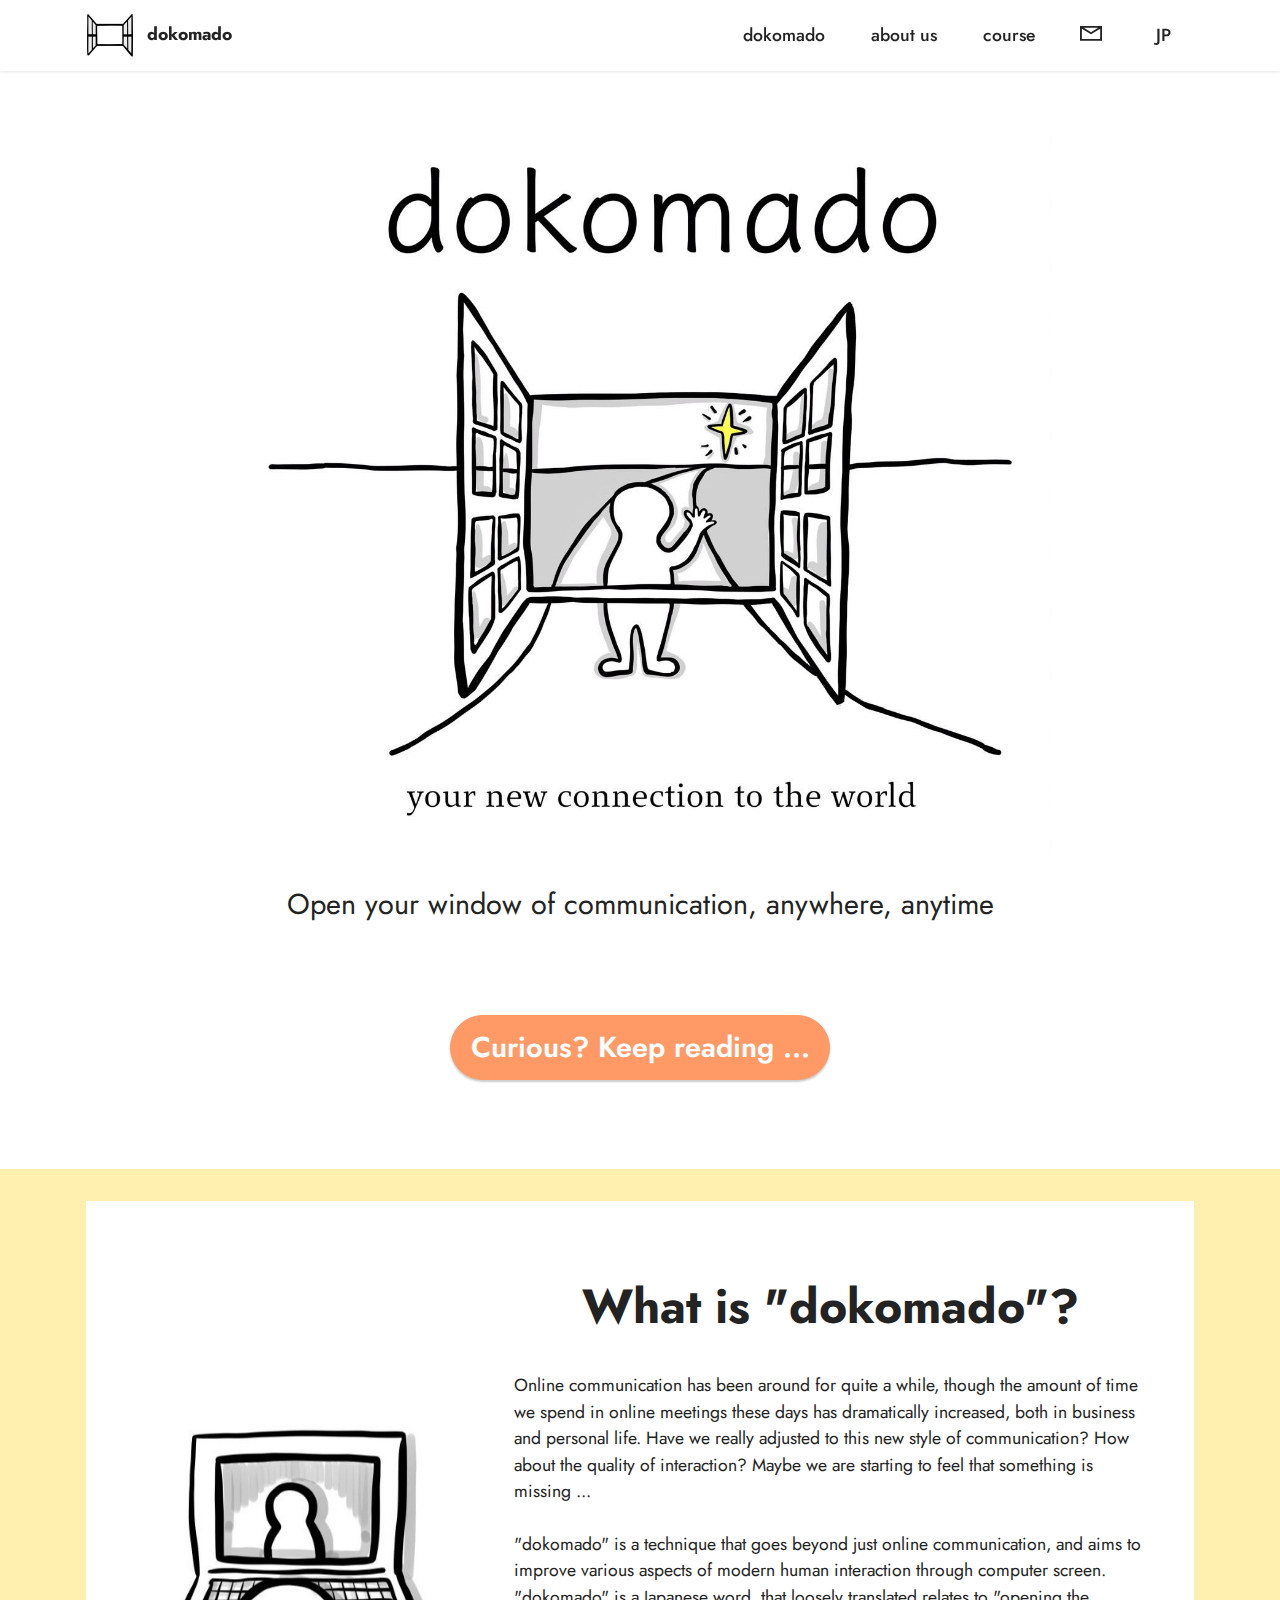
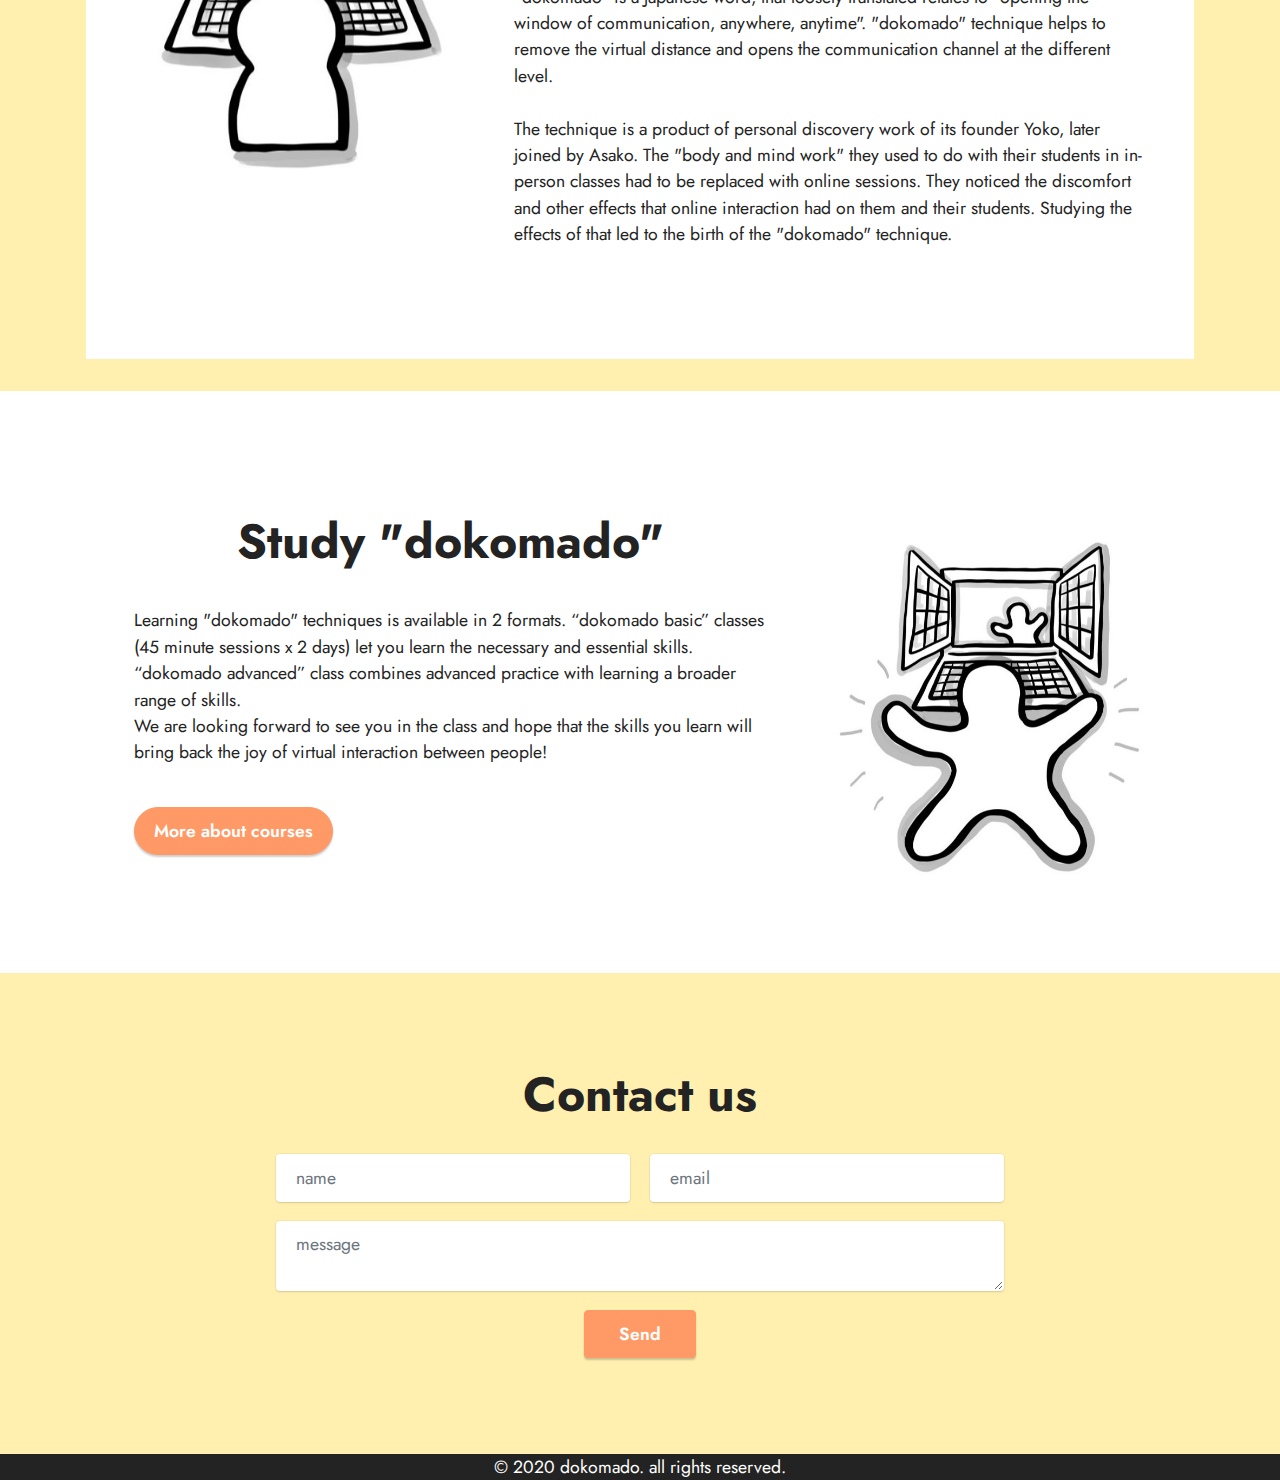
<file: index_inactive.html>
<!DOCTYPE html>
<html  >
<head>
  <!-- Site made with Mobirise Website Builder v5.0.29, https://mobirise.com -->
  <meta charset="UTF-8">
  <meta http-equiv="X-UA-Compatible" content="IE=edge">
  <meta name="generator" content="Mobirise v5.0.29, mobirise.com">
  <meta name="viewport" content="width=device-width, initial-scale=1, minimum-scale=1">
  <link rel="shortcut icon" href="assets/images/open-window-icon-25-3-128x128.png" type="image/x-icon">
  <meta name="description" content="">
  
  
  <title>dokomado</title>
  <link rel="stylesheet" href="assets/web/assets/mobirise-icons2/mobirise2.css">
  <link rel="stylesheet" href="assets/tether/tether.min.css">
  <link rel="stylesheet" href="assets/bootstrap/css/bootstrap.min.css">
  <link rel="stylesheet" href="assets/bootstrap/css/bootstrap-grid.min.css">
  <link rel="stylesheet" href="assets/bootstrap/css/bootstrap-reboot.min.css">
  <link rel="stylesheet" href="assets/dropdown/css/style.css">
  <link rel="stylesheet" href="assets/formstyler/jquery.formstyler.css">
  <link rel="stylesheet" href="assets/formstyler/jquery.formstyler.theme.css">
  <link rel="stylesheet" href="assets/datepicker/jquery.datetimepicker.min.css">
  <link rel="stylesheet" href="assets/socicon/css/styles.css">
  <link rel="stylesheet" href="assets/theme/css/style.css">
  <link rel="preload" as="style" href="assets/mobirise/css/mbr-additional.css"><link rel="stylesheet" href="assets/mobirise/css/mbr-additional.css" type="text/css">
  
  
  
  
</head>
<body>

<!-- Analytics -->
<!-- Global site tag (gtag.js) - Google Analytics -->
<script async src="https://www.googletagmanager.com/gtag/js?id=UA-177512924-1"></script>
<script>
  window.dataLayer = window.dataLayer || [];
  function gtag(){dataLayer.push(arguments);}
  gtag('js', new Date());

  gtag('config', 'UA-177512924-1');
</script>

<!-- /Analytics -->


  
  <section class="menu menu2 cid-sc52848t6z" once="menu" id="menu2-2d">
    
    <nav class="navbar navbar-dropdown navbar-fixed-top navbar-expand-lg">
        <div class="container">
            <div class="navbar-brand">
                <span class="navbar-logo">
                    <a href="index.html">
                        <img src="assets/images/12715476290744-96x96.jpg" alt="" style="height: 3rem;">
                    </a>
                </span>
                <span class="navbar-caption-wrap"><a class="navbar-caption text-black display-4" href="index.html">dokomado</a></span>
            </div>
            <button class="navbar-toggler" type="button" data-toggle="collapse" data-target="#navbarSupportedContent" aria-controls="navbarNavAltMarkup" aria-expanded="false" aria-label="Toggle navigation">
                <div class="hamburger">
                    <span></span>
                    <span></span>
                    <span></span>
                    <span></span>
                </div>
            </button>
            <div class="collapse navbar-collapse" id="navbarSupportedContent">
                <ul class="navbar-nav nav-dropdown nav-right" data-app-modern-menu="true"><li class="nav-item"><a class="nav-link link text-black text-primary display-4" href="index.html#features17-12">dokomado</a></li><li class="nav-item"><a class="nav-link link text-black text-primary display-4" href="aboutus.html">about us</a></li>
                    <li class="nav-item"><a class="nav-link link text-black text-primary display-4" href="course.html">course</a></li>
                    <li class="nav-item"><a class="nav-link link text-black text-primary display-4" href="index.html#form5-22"><span class="mobi-mbri mobi-mbri-letter mbr-iconfont mbr-iconfont-btn"></span></a>
                    </li><li class="nav-item"><a class="nav-link link text-black text-primary display-4" href="https://dokomado.com">JP</a></li></ul>
                
                
            </div>
        </div>
    </nav>
</section>

<section class="engine"><a href="https://mobirise.info/m">free web design templates</a></section><section class="image3 cid-sbbZhM04kr" id="image3-y">
    

    

    <div class="container">
        <div class="row justify-content-center">
            <div class="col-12 col-lg-9">
                <div class="image-wrapper">
                    <img src="assets/images/img-2445-1340x1222.jpg" alt="Mobirise">
                    <p class="mbr-description mbr-fonts-style mt-2 align-center display-5">Open your window of communication, anywhere, anytime<br></p>
                </div>
            </div>
        </div>
    </div>
</section>

<section class="content11 cid-sdWLOymYfS" id="content11-3k">
    
    <div class="container">
        <div class="row justify-content-center">
            <div class="col-md-12 col-lg-10">
                <div class="mbr-section-btn align-center"><a class="btn btn-danger display-5" href="index.html#features17-12">Curious? Keep reading ...</a></div>
            </div>
        </div>
    </div>
</section>

<section class="features16 cid-sbc6Y6z4Zi" id="features17-12">
    

    
    <div class="container">
        <div class="content-wrapper">
            <div class="row align-items-center">
                <div class="col-12 col-lg-4">
                    <div class="image-wrapper">
                        <img src="assets/images/dm-0image-2-1076x807.jpeg" alt="Mobirise">
                    </div>
                </div>
                <div class="col-12 col-lg">
                    <div class="text-wrapper">
                        <h6 class="card-title mbr-fonts-style display-2"><strong>What is "dokomado"?</strong></h6>
                        <p class="mbr-text mbr-fonts-style mb-4 display-4"><br>Online communication has been around for quite a while, though the amount of time we spend in online meetings these days has dramatically increased, both in business and personal life. Have we really adjusted to this new style of communication? How about the quality of interaction? Maybe we are starting to feel that something is missing ... 
<br>
<br>"dokomado" is a technique that goes beyond just online communication, and aims to improve various aspects of modern human interaction through computer screen. 
<br>"dokomado" is a Japanese word, that loosely translated relates to "opening the window of communication, anywhere, anytime". "dokomado" technique helps to remove the virtual distance and opens the communication channel at the different level.<br><br>The technique is a product of personal discovery work of its founder Yoko, later joined by Asako. The "body and mind work" they used to do with their students in in-person classes had to be replaced with online sessions. They noticed the discomfort and other effects that online interaction had on them and their students. Studying the effects of that led to the birth of the "dokomado" technique.&nbsp;&nbsp;<br></p>
                        
                    </div>
                </div>
            </div>
        </div>
    </div>
</section>

<section class="features15 cid-sbc6ely1cv" id="features16-11">

    

    
    <div class="container">
        <div class="content-wrapper">
            <div class="row align-items-center">
                <div class="col-12 col-lg">
                    <div class="text-wrapper">
                        <h6 class="card-title mbr-fonts-style display-2"><strong>Study "dokomado"</strong></h6>
                        <p class="mbr-text mbr-fonts-style mb-4 display-4"><br>Learning "dokomado" techniques is available in 2 formats. “dokomado basic” classes (45 minute sessions x 2 days) let you learn the necessary and essential skills. “dokomado advanced” class combines advanced practice with learning a broader range of skills.<br>We are looking forward to see you in the class and hope that the skills you learn will bring back the joy of virtual interaction between people! <br></p>
                        <div class="mbr-section-btn mt-3"><a class="btn btn-danger display-4" href="course.html">More about courses</a></div>
                    </div>
                </div>
                <div class="col-12 col-lg-4">
                    <div class="image-wrapper">
                        <img src="assets/images/dm-0image-1-1076x807.jpeg" alt="Mobirise">
                    </div>
                </div>
            </div>
        </div>
    </div>
</section>

<section class="form5 cid-sbiZiqo2kd" id="form5-22">
    
    
    <div class="container">
        <div class="mbr-section-head">
            <h3 class="mbr-section-title mbr-fonts-style align-center mb-0 display-2"><strong>Contact us</strong></h3>
            
        </div>
        <div class="row justify-content-center mt-4">
            <div class="col-lg-8 mx-auto mbr-form" data-form-type="formoid">
                <form action="https://mobirise.eu/" method="POST" class="mbr-form form-with-styler" data-form-title="Form Name"><input type="hidden" name="email" data-form-email="true" value="Dl9WGucGffUIVUdoqdPw8BcTPL7xxAP5DnzzWWL3P67FWbDfczz438+W6SR1R5J2l2AOyTOx6yAT4pymHzf4UjI5hCi4PGt+hEL7COpzPa2v0KYdvB8IayXtBcJwmPM6">
                    <div class="">
                        <div hidden="hidden" data-form-alert="" class="alert alert-success col-12">Thank you for your message. We will contact you soon.</div>
                        <div hidden="hidden" data-form-alert-danger="" class="alert alert-danger col-12">Oops...! some
                            problem!</div>
                    </div>
                    <div class="dragArea row">
                        <div class="col-md col-sm-12 form-group" data-for="name">
                            <input type="text" name="name" placeholder="name" data-form-field="name" class="form-control" value="" id="name-form5-22">
                        </div>
                        <div class="col-md col-sm-12 form-group" data-for="email">
                            <input type="email" name="email" placeholder="email" data-form-field="email" class="form-control" value="" id="email-form5-22">
                        </div>
                        
                        <div class="col-12 form-group" data-for="textarea">
                            <textarea name="textarea" placeholder="message" data-form-field="textarea" class="form-control" id="textarea-form5-22"></textarea>
                        </div>
                        <div class="col-lg-12 col-md-12 col-sm-12 align-center mbr-section-btn"><button type="submit" class="btn btn-danger display-4">&nbsp; &nbsp;Send&nbsp; &nbsp;</button></div>
                    </div>
                </form>
            </div>
        </div>
    </div>
</section>

<section class="footer3 cid-sbgvZWgs3i" once="footers" id="footer3-1e">

    

    

    <div class="container">
        <div class="media-container-row align-center mbr-white">
            
            
            <div class="row row-copirayt">
                <p class="mbr-text mb-0 mbr-fonts-style mbr-white align-center display-4">
                    © 2020 dokomado. all rights reserved.</p>
            </div>
        </div>
    </div>
</section>


  <script src="assets/web/assets/jquery/jquery.min.js"></script>
  <script src="assets/popper/popper.min.js"></script>
  <script src="assets/tether/tether.min.js"></script>
  <script src="assets/bootstrap/js/bootstrap.min.js"></script>
  <script src="assets/smoothscroll/smooth-scroll.js"></script>
  <script src="assets/dropdown/js/nav-dropdown.js"></script>
  <script src="assets/dropdown/js/navbar-dropdown.js"></script>
  <script src="assets/touchswipe/jquery.touch-swipe.min.js"></script>
  <script src="assets/formstyler/jquery.formstyler.js"></script>
  <script src="assets/formstyler/jquery.formstyler.min.js"></script>
  <script src="assets/datepicker/jquery.datetimepicker.full.js"></script>
  <script src="assets/theme/js/script.js"></script>
  <script src="assets/formoid/formoid.min.js"></script>
  
  
  
 <div id="scrollToTop" class="scrollToTop mbr-arrow-up"><a style="text-align: center;"><i class="mbr-arrow-up-icon mbr-arrow-up-icon-cm cm-icon cm-icon-smallarrow-up"></i></a></div>
  </body>
</html>
</file>
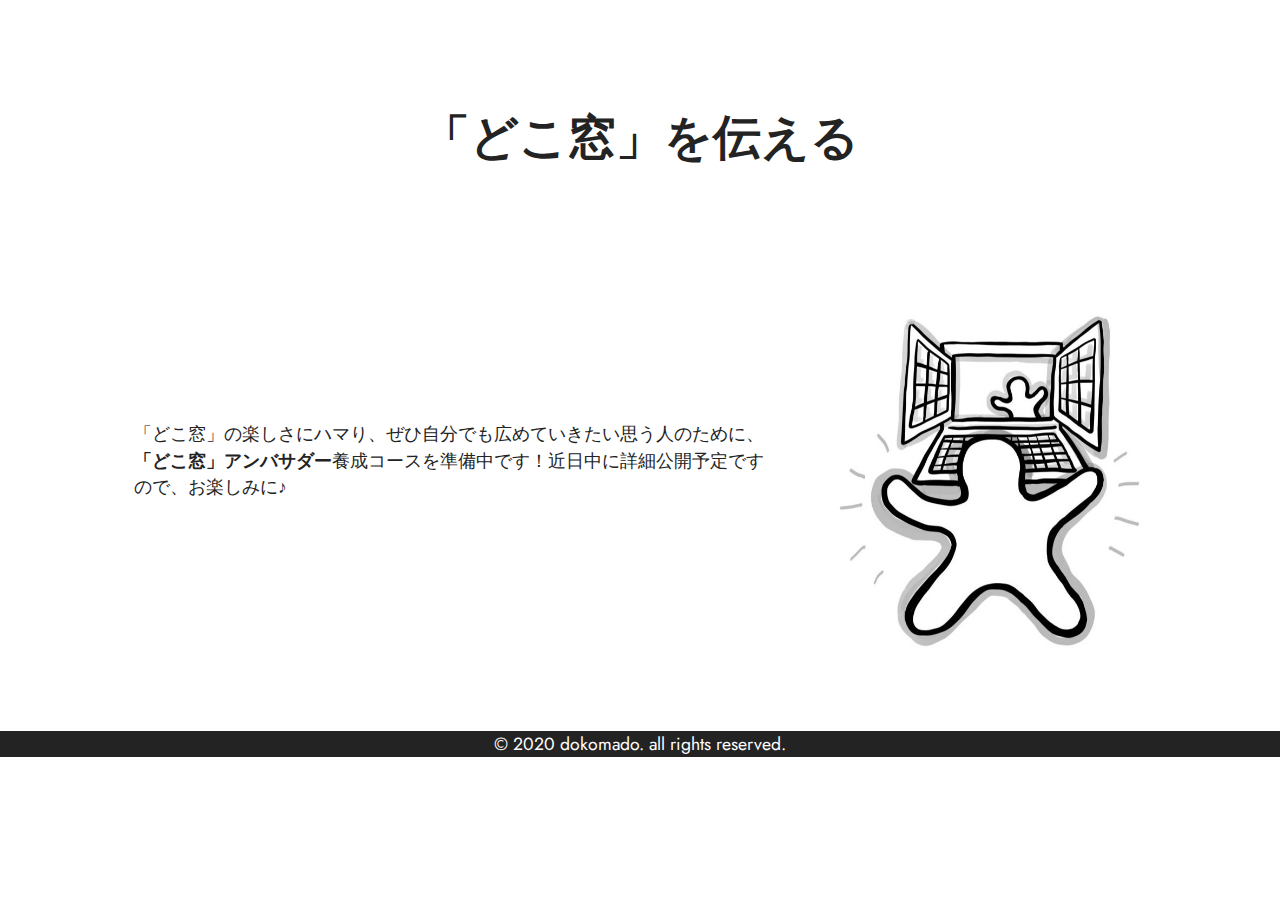
<file: page4.html>
<!DOCTYPE html>
<html  >
<head>
  <!-- Site made with Mobirise Website Builder v5.0.29, https://mobirise.com -->
  <meta charset="UTF-8">
  <meta http-equiv="X-UA-Compatible" content="IE=edge">
  <meta name="generator" content="Mobirise v5.0.29, mobirise.com">
  <meta name="viewport" content="width=device-width, initial-scale=1, minimum-scale=1">
  <link rel="shortcut icon" href="assets/images/open-window-icon-25-3-128x128.png" type="image/x-icon">
  <meta name="description" content="">
  
  
  <title>dokomado - ambassador</title>
  <link rel="stylesheet" href="assets/tether/tether.min.css">
  <link rel="stylesheet" href="assets/bootstrap/css/bootstrap.min.css">
  <link rel="stylesheet" href="assets/bootstrap/css/bootstrap-grid.min.css">
  <link rel="stylesheet" href="assets/bootstrap/css/bootstrap-reboot.min.css">
  <link rel="stylesheet" href="assets/socicon/css/styles.css">
  <link rel="stylesheet" href="assets/theme/css/style.css">
  <link rel="preload" as="style" href="assets/mobirise/css/mbr-additional.css"><link rel="stylesheet" href="assets/mobirise/css/mbr-additional.css" type="text/css">
  
  
  
  
</head>
<body>

<!-- Analytics -->
<!-- Global site tag (gtag.js) - Google Analytics -->
<script async src="https://www.googletagmanager.com/gtag/js?id=UA-177512924-1"></script>
<script>
  window.dataLayer = window.dataLayer || [];
  function gtag(){dataLayer.push(arguments);}
  gtag('js', new Date());

  gtag('config', 'UA-177512924-1');
</script>

<!-- /Analytics -->


  
  <section class="content4 cid-sc4RKfpKyG" id="content4-2a">
    
    <div class="container">
        <div class="row justify-content-center">
            <div class="title col-md-12 col-lg-10">
                <h3 class="mbr-section-title mbr-fonts-style align-center mb-4 display-2"><strong>「どこ窓」を伝える</strong></h3>
                
                
            </div>
        </div>
    </div>
</section>

<section class="engine"><a href="https://mobirise.info/s">free bootstrap theme</a></section><section class="features15 cid-sc4RQSZ4Z8" id="features16-2b">

    

    
    <div class="container">
        <div class="content-wrapper">
            <div class="row align-items-center">
                <div class="col-12 col-lg">
                    <div class="text-wrapper">
                        
                        <p class="mbr-text mbr-fonts-style mb-4 display-4"><br>「どこ窓」の楽しさにハマり、ぜひ自分でも広めていきたい思う人のために、<strong>「どこ窓」アンバサダー</strong>養成コースを準備中です！近日中に詳細公開予定ですので、お楽しみに♪</p>
                        
                    </div>
                </div>
                <div class="col-12 col-lg-4">
                    <div class="image-wrapper">
                        <img src="assets/images/dm-0image-1-1076x807.jpeg" alt="Mobirise">
                    </div>
                </div>
            </div>
        </div>
    </div>
</section>

<section class="footer3 cid-sbgD4CMNKT" once="footers" id="footer3-29">

    

    

    <div class="container">
        <div class="media-container-row align-center mbr-white">
            
            
            <div class="row row-copirayt">
                <p class="mbr-text mb-0 mbr-fonts-style mbr-white align-center display-4">
                    © 2020 dokomado. all rights reserved.</p>
            </div>
        </div>
    </div>
</section>


  <script src="assets/web/assets/jquery/jquery.min.js"></script>
  <script src="assets/popper/popper.min.js"></script>
  <script src="assets/tether/tether.min.js"></script>
  <script src="assets/bootstrap/js/bootstrap.min.js"></script>
  <script src="assets/smoothscroll/smooth-scroll.js"></script>
  <script src="assets/theme/js/script.js"></script>
  
  
  
 <div id="scrollToTop" class="scrollToTop mbr-arrow-up"><a style="text-align: center;"><i class="mbr-arrow-up-icon mbr-arrow-up-icon-cm cm-icon cm-icon-smallarrow-up"></i></a></div>
  </body>
</html>
</file>
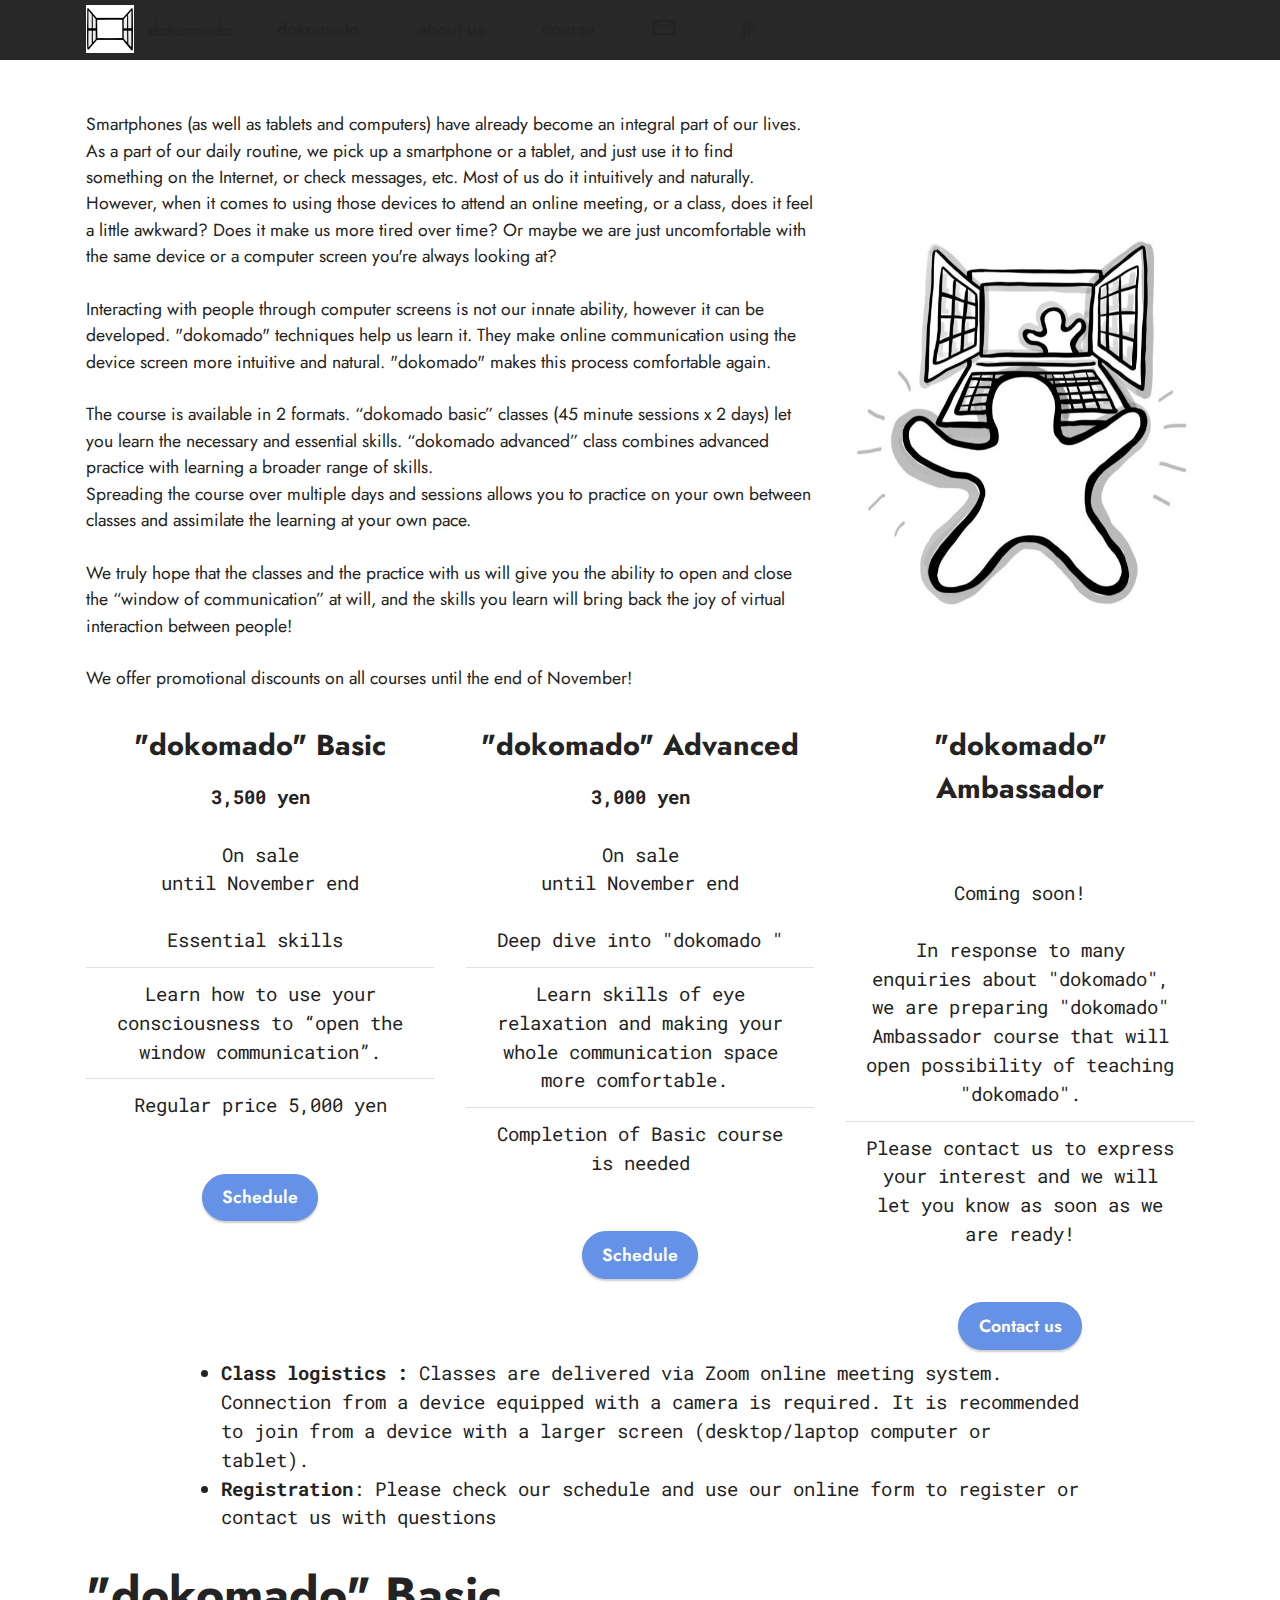
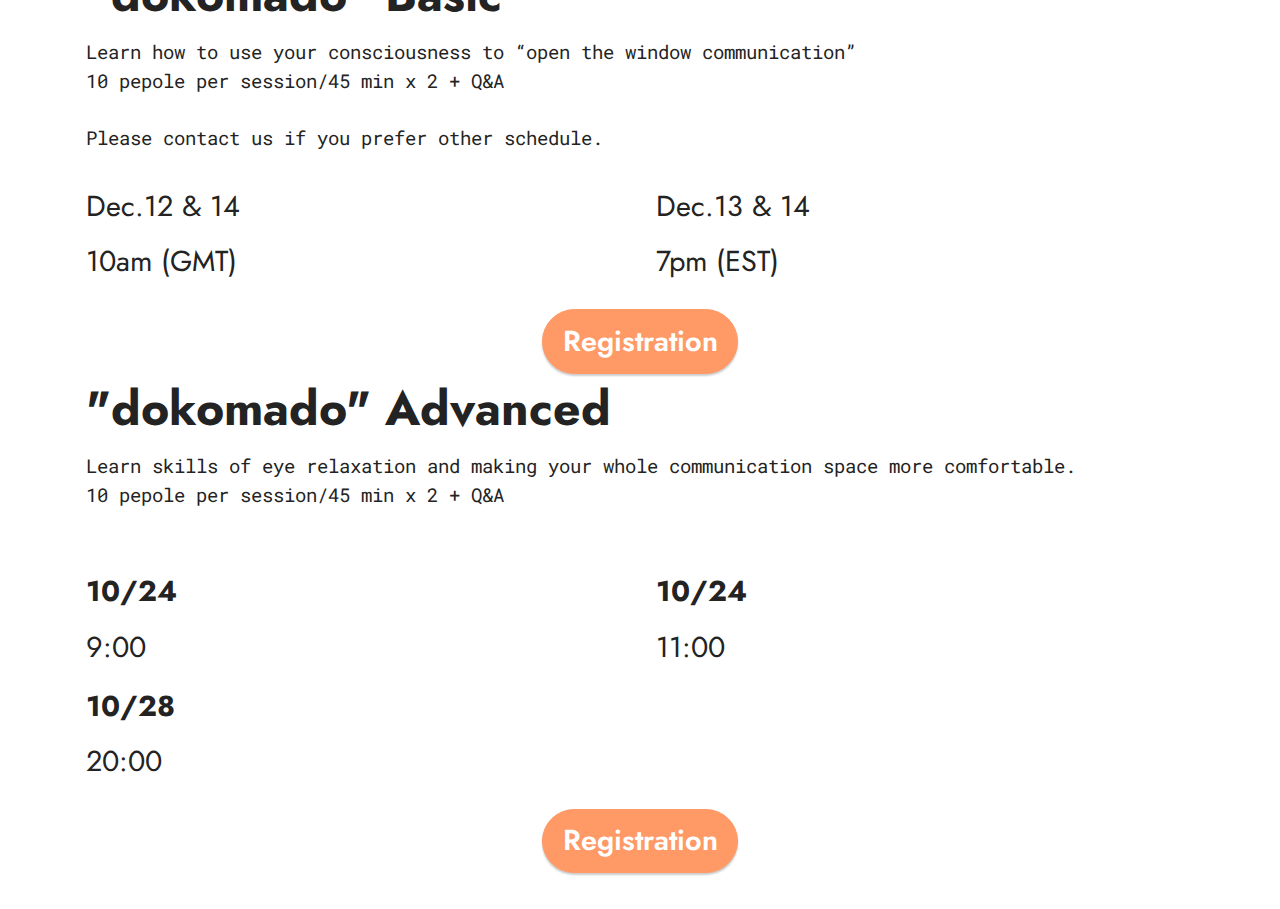
<file: page6.html>
<!DOCTYPE html>
<html  >
<head>
  <!-- Site made with Mobirise Website Builder v5.0.29, https://mobirise.com -->
  <meta charset="UTF-8">
  <meta http-equiv="X-UA-Compatible" content="IE=edge">
  <meta name="generator" content="Mobirise v5.0.29, mobirise.com">
  <meta name="viewport" content="width=device-width, initial-scale=1, minimum-scale=1">
  <link rel="shortcut icon" href="assets/images/open-window-icon-25-3-128x128.png" type="image/x-icon">
  <meta name="description" content="">
  
  
  <title>dokomado - course with schedule</title>
  <link rel="stylesheet" href="assets/web/assets/mobirise-icons2/mobirise2.css">
  <link rel="stylesheet" href="assets/tether/tether.min.css">
  <link rel="stylesheet" href="assets/bootstrap/css/bootstrap.min.css">
  <link rel="stylesheet" href="assets/bootstrap/css/bootstrap-grid.min.css">
  <link rel="stylesheet" href="assets/bootstrap/css/bootstrap-reboot.min.css">
  <link rel="stylesheet" href="assets/dropdown/css/style.css">
  <link rel="stylesheet" href="assets/socicon/css/styles.css">
  <link rel="stylesheet" href="assets/theme/css/style.css">
  <link rel="preload" as="style" href="assets/mobirise/css/mbr-additional.css"><link rel="stylesheet" href="assets/mobirise/css/mbr-additional.css" type="text/css">
  
  
  
  
</head>
<body>

<!-- Analytics -->
<!-- Global site tag (gtag.js) - Google Analytics -->
<script async src="https://www.googletagmanager.com/gtag/js?id=UA-177512924-1"></script>
<script>
  window.dataLayer = window.dataLayer || [];
  function gtag(){dataLayer.push(arguments);}
  gtag('js', new Date());

  gtag('config', 'UA-177512924-1');
</script>

<!-- /Analytics -->


  
  <section class="menu menu2 cid-sdQY7qr4tv" once="menu" id="menu2-38">
    
    <nav class="navbar navbar-dropdown navbar-fixed-top navbar-expand-lg">
        <div class="container">
            <div class="navbar-brand">
                <span class="navbar-logo">
                    <a href="index.html">
                        <img src="assets/images/12715476290744-96x96.jpg" alt="" style="height: 3rem;">
                    </a>
                </span>
                <span class="navbar-caption-wrap"><a class="navbar-caption text-black display-4" href="index.html">dokomado</a></span>
            </div>
            <button class="navbar-toggler" type="button" data-toggle="collapse" data-target="#navbarSupportedContent" aria-controls="navbarNavAltMarkup" aria-expanded="false" aria-label="Toggle navigation">
                <div class="hamburger">
                    <span></span>
                    <span></span>
                    <span></span>
                    <span></span>
                </div>
            </button>
            <div class="collapse navbar-collapse" id="navbarSupportedContent">
                <ul class="navbar-nav nav-dropdown nav-right" data-app-modern-menu="true"><li class="nav-item"><a class="nav-link link text-black text-primary display-4" href="index.html#features17-12">dokomado</a></li><li class="nav-item"><a class="nav-link link text-black text-primary display-4" href="aboutus.html">about us</a></li>
                    <li class="nav-item"><a class="nav-link link text-black text-primary display-4" href="course.html">course</a></li>
                    <li class="nav-item"><a class="nav-link link text-black text-primary display-4" href="index.html#form5-22"><span class="mobi-mbri mobi-mbri-letter mbr-iconfont mbr-iconfont-btn"></span></a>
                    </li><li class="nav-item"><a class="nav-link link text-black text-primary display-4" href="https://dokomado.com">JP</a></li></ul>
                
                
            </div>
        </div>
    </nav>
</section>

<section class="engine"><a href="https://mobirise.info/c">free web builder</a></section><section class="content4 cid-sdQY7rf32o" id="content4-39">
    
    <div class="container">
        <div class="row justify-content-center">
            <div class="title col-md-12 col-lg-10">
                <h3 class="mbr-section-title mbr-fonts-style align-center mb-4 display-2"><strong>Study "dokomado"</strong></h3>
                
                
            </div>
        </div>
    </div>
</section>

<section class="features15 cid-sdQY7rSp9N" id="features16-3a">

    

    
    <div class="container">
        <div class="content-wrapper">
            <div class="row align-items-center">
                <div class="col-12 col-lg">
                    <div class="text-wrapper">
                        
                        <p class="mbr-text mbr-fonts-style mb-4 display-4"><br>Smartphones (as well as tablets and computers) have already become an integral part of our lives. As a part of our daily routine, we pick up a smartphone or a tablet, and just use it to find something on the Internet, or check messages, etc. Most of us do it intuitively and naturally.
However, when it comes to using those devices to attend an online meeting, or a class, does it feel a little awkward? Does it make us more tired over time? Or maybe we are just uncomfortable with the same device or a computer screen you're always looking at?
<br><br>Interacting with people through computer screens is not our innate ability, however it can be developed. "dokomado" techniques help us learn it. They make online communication using the device screen more intuitive and natural. "dokomado" makes this process comfortable again.
<br><br>The course is available in 2 formats. “dokomado basic” classes (45 minute sessions x 2 days) let you learn the necessary and essential skills. “dokomado advanced” class combines advanced practice with learning a broader range of skills.
<br>Spreading the course over multiple days and sessions allows you to practice on your own between classes and assimilate the learning at your own pace.
<br><br>We truly hope that the classes and the practice with us will give you the ability to open and close the “window of communication” at will, and the skills you learn will bring back the joy of virtual interaction between people!&nbsp;<br><br>We offer promotional discounts on all courses until the end of November!<br></p>
                        
                    </div>
                </div>
                <div class="col-12 col-lg-4">
                    <div class="image-wrapper">
                        <img src="assets/images/dm-0image-1-1076x807.jpeg" alt="Mobirise">
                    </div>
                </div>
            </div>
        </div>
    </div>
</section>

<section class="pricing2 cid-sdQY7sHECv" id="pricing2-3b">
    

    
    <div class="container">
        <div class="row justify-content-center">
            <div class="col-12 col-md-6 align-center col-lg-4">
                <div class="plan">
                    <div class="plan-header">
                        <h6 class="plan-title mbr-fonts-style mb-3 display-5"><strong>"dokomado" Basic</strong></h6>
                        <div class="plan-price">
                            <p class="price mbr-fonts-style m-0 display-7"><strong>3,500 yen</strong><br></p>
                            <p class="price-term mbr-fonts-style mb-3 display-7"><strong><br></strong>On sale <br>until November end<strong><br></strong></p>
                        </div>
                    </div>
                    <div class="plan-body">
                        <div class="plan-list mb-4">
                            <ul class="list-group mbr-fonts-style list-group-flush display-7">
                                <li class="list-group-item"><span style="background-color: transparent; font-size: 1.2rem;">Essential skills&nbsp;</span><br></li><li class="list-group-item">Learn how to use your consciousness to “open the window communication”.</li><li class="list-group-item">Regular price <span style="background-color: transparent; font-size: 1.2rem;">5,000 yen</span></li>
                            </ul>
                        </div>
                        <div class="mbr-section-btn text-center"><a href="page5.html#features8-2u" class="btn btn-primary display-4">Schedule</a></div>
                    </div>
                </div>
            </div>
            <div class="col-12 col-md-6 align-center col-lg-4">
                <div class="plan">
                    <div class="plan-header">
                        <h6 class="plan-title mbr-fonts-style mb-3 display-5"><strong>"dokomado" Advanced</strong></h6>
                        <div class="plan-price">
                            <p class="price mbr-fonts-style m-0 display-7"><strong>3,000 yen</strong><br></p>
                            <p class="price-term mbr-fonts-style mb-3 display-7"><strong><br></strong>On sale <br>until November end<strong><br></strong></p>
                        </div>
                    </div>
                    <div class="plan-body">
                        <div class="plan-list mb-4">
                            <ul class="list-group mbr-fonts-style list-group-flush display-7">
                                <li class="list-group-item">Deep dive into "dokomado
"</li><li class="list-group-item">Learn skills of eye relaxation&nbsp;<span style="background-color: transparent; font-size: 1.2rem;">and making your whole communication space more comfortable.&nbsp;</span></li><li class="list-group-item">Completion of Basic course is needed
</li>
                            </ul>
                        </div>
                        <div class="mbr-section-btn text-center"><a href="page5.html#features8-2y" class="btn btn-primary display-4">Schedule</a></div>
                    </div>
                </div>
            </div>
            <div class="col-12 col-md-6 align-center col-lg-4">
                <div class="plan">
                    <div class="plan-header">
                        <h6 class="plan-title mbr-fonts-style mb-3 display-5"><strong>"dokomado" Ambassador</strong></h6>
                        <div class="plan-price">
                            <p class="price mbr-fonts-style m-0 display-2">&nbsp;</p>
                            <p class="price-term mbr-fonts-style mb-3 display-7">Coming soon!<strong></strong></p>
                        </div>
                    </div>
                    <div class="plan-body">
                        <div class="plan-list mb-4">
                            <ul class="list-group mbr-fonts-style list-group-flush display-7">
                                <li class="list-group-item">In response to many enquiries about "dokomado", we are preparing "dokomado" Ambassador course that will open possibility of teaching "dokomado".
</li><li class="list-group-item">Please contact us to express your interest and we will let you know as soon as we are ready!
</li>
                            </ul>
                        </div>
                        <div class="mbr-section-btn text-center"><a href="index.html#form5-22" class="btn btn-primary display-4">Contact us</a></div>
                    </div>
                </div>
            </div>
            
        </div>
    </div>
</section>

<section class="content8 cid-sdQY7tVZzx" id="content8-3c">
    
    <div class="container">
        <div class="row justify-content-center">
            <div class="counter-container col-md-12 col-lg-10">
                
                <div class="mbr-text mbr-fonts-style display-7">
                    <ul>
                        <li><strong>Class logistics
:&nbsp;</strong>Classes are delivered via Zoom online meeting system. Connection from a device equipped with a camera is required.
It is recommended to join from a device with a larger screen (desktop/laptop computer or tablet).&nbsp;&nbsp;</li><li><strong>Registration</strong>: Please check our schedule and use our online form to register or contact us with questions&nbsp;</li>
                    </ul>
                </div>
            </div>
        </div>
    </div>
</section>

<section class="features7 cid-sdQY7uvfgl" id="features8-3d">
    <!---->
    
    
    <div class="container">
        <div class="row">
            <div class="title col-12">
                <h5 class="mbr-section-title mbr-fonts-style mb-3 display-2"><strong>"dokomado" Basic</strong></h5>
                <h6 class="mbr-section-subtitle mbr-fonts-style mb-4 display-7">Learn how to use your consciousness to “open the window communication”<br>10 pepole per session/45 min x 2 + Q&amp;A<br><br>Please contact us if you prefer other schedule.</h6>
            </div>
            <div class="card col-12 col-md-6">
                <div class="card-wrapper">
                    <div class="top-line">
                        <h6 class="card-title mbr-fonts-style display-5">Dec.12 &amp; 14</h6>
                        <p class="mbr-text cost mbr-fonts-style display-5">10am (GMT)</p>
                    </div>
                    <div class="bottom-line">
                        
                    </div>
                </div>
            </div>
            <div class="card col-12 col-md-6">
                <div class="card-wrapper">
                    <div class="top-line">
                        <h6 class="card-title mbr-fonts-style display-5">Dec.13 &amp; 14&nbsp; &nbsp; &nbsp; &nbsp; &nbsp; &nbsp; &nbsp; &nbsp; &nbsp; &nbsp;&nbsp;</h6>
                        <p class="mbr-text cost mbr-fonts-style display-5">7pm (EST)</p>
                    </div>
                    <div class="bottom-line">
                        
                    </div>
                </div>
            </div>
            
            
            
            
            
            
            
            
            
            
        </div>
    </div>
</section>

<section class="content11 cid-sdQY7vJ7Tn" id="content11-3e">
    
    <div class="container">
        <div class="row justify-content-center">
            <div class="col-md-12 col-lg-10">
                <div class="mbr-section-btn align-center"><a class="btn btn-danger display-5" href="https://docs.google.com/forms/d/e/1FAIpQLSerNGzXHBQcTh9fzMBpgnJxIFN30i_u98nMSpsHTMGtfATtTw/viewform?usp=sf_link">Registration</a></div>
            </div>
        </div>
    </div>
</section>

<section class="features7 cid-sdQY7wew7i" id="features8-3f">
    <!---->
    
    
    <div class="container">
        <div class="row">
            <div class="title col-12">
                <h5 class="mbr-section-title mbr-fonts-style mb-3 display-2"><strong>"dokomado" Advanced</strong><strong><br></strong></h5>
                <h6 class="mbr-section-subtitle mbr-fonts-style mb-4 display-7">Learn skills of eye relaxation and making your whole communication space more comfortable.<br><strong>
</strong><div>10 pepole per session/45 min x 2 + Q&amp;A</div><div><br></div></h6>
            </div>
            <div class="card col-12 col-md-6">
                <div class="card-wrapper">
                    <div class="top-line">
                        <h6 class="card-title mbr-fonts-style display-5"><strong>10/24</strong></h6>
                        <p class="mbr-text cost mbr-fonts-style display-5">9:00</p>
                    </div>
                    <div class="bottom-line">
                        
                    </div>
                </div>
            </div>
            <div class="card col-12 col-md-6">
                <div class="card-wrapper">
                    <div class="top-line">
                        <h6 class="card-title mbr-fonts-style display-5">
                            <strong>10/24</strong></h6>
                        <p class="mbr-text cost mbr-fonts-style display-5">11:00</p>
                    </div>
                    <div class="bottom-line">
                        
                    </div>
                </div>
            </div>
            <div class="card col-12 col-md-6">
                <div class="card-wrapper">
                    <div class="top-line">
                        <h6 class="card-title mbr-fonts-style display-5"><strong>10/28</strong></h6>
                        <p class="mbr-text cost mbr-fonts-style display-5">20:00</p>
                    </div>
                    <div class="bottom-line">
                        
                    </div>
                </div>
            </div>
            
            
            
            
            
            
            
            
            
        </div>
    </div>
</section>

<section class="content11 cid-sdQY7xzP1z" id="content11-3g">
    
    <div class="container">
        <div class="row justify-content-center">
            <div class="col-md-12 col-lg-10">
                <div class="mbr-section-btn align-center"><a class="btn btn-danger display-5" href="https://docs.google.com/forms/d/e/1FAIpQLSerNGzXHBQcTh9fzMBpgnJxIFN30i_u98nMSpsHTMGtfATtTw/viewform?usp=sf_link">Registration</a></div>
            </div>
        </div>
    </div>
</section>

<section class="footer3 cid-sdQY7y7FGP" once="footers" id="footer3-3h">

    

    

    <div class="container">
        <div class="media-container-row align-center mbr-white">
            
            
            <div class="row row-copirayt">
                <p class="mbr-text mb-0 mbr-fonts-style mbr-white align-center display-4">
                    © 2020 dokomado. all rights reserved.</p>
            </div>
        </div>
    </div>
</section>


  <script src="assets/web/assets/jquery/jquery.min.js"></script>
  <script src="assets/popper/popper.min.js"></script>
  <script src="assets/tether/tether.min.js"></script>
  <script src="assets/bootstrap/js/bootstrap.min.js"></script>
  <script src="assets/smoothscroll/smooth-scroll.js"></script>
  <script src="assets/dropdown/js/nav-dropdown.js"></script>
  <script src="assets/dropdown/js/navbar-dropdown.js"></script>
  <script src="assets/touchswipe/jquery.touch-swipe.min.js"></script>
  <script src="assets/theme/js/script.js"></script>
  
  
  
 <div id="scrollToTop" class="scrollToTop mbr-arrow-up"><a style="text-align: center;"><i class="mbr-arrow-up-icon mbr-arrow-up-icon-cm cm-icon cm-icon-smallarrow-up"></i></a></div>
  </body>
</html>
</file>
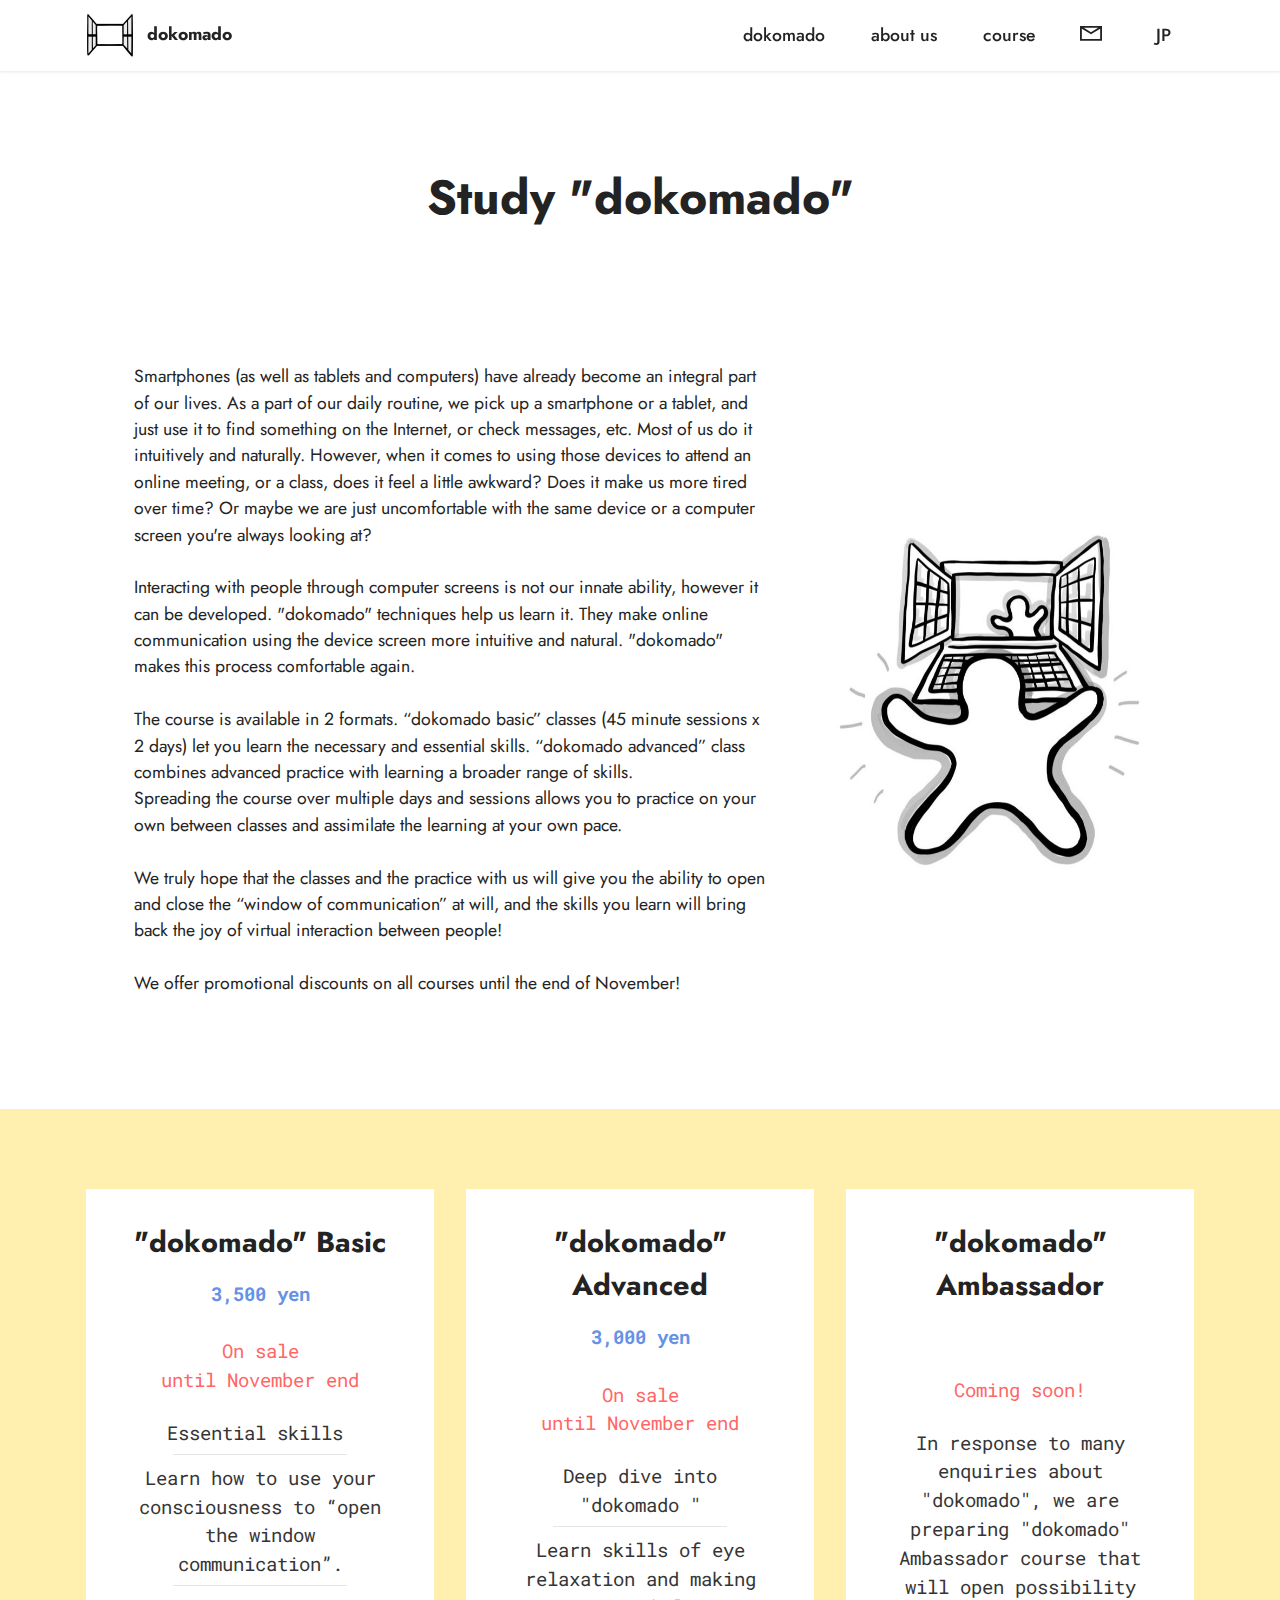
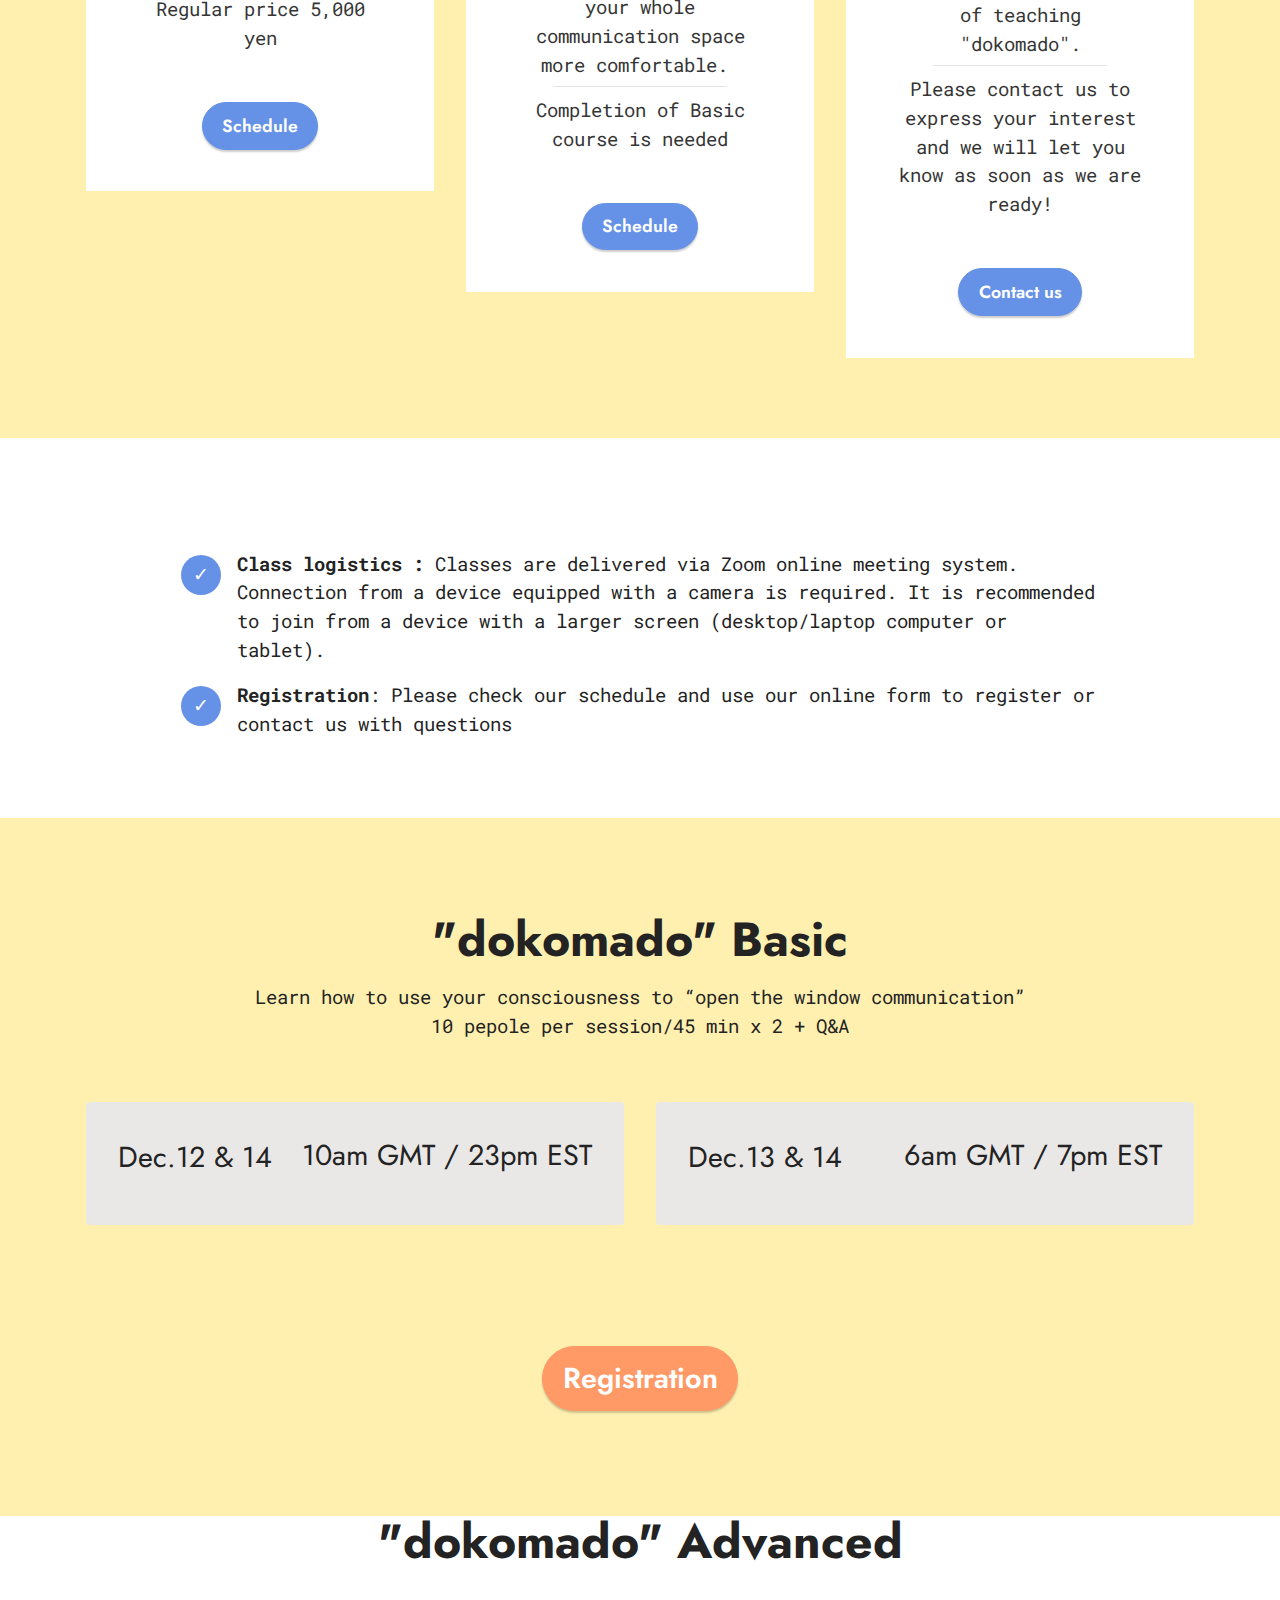
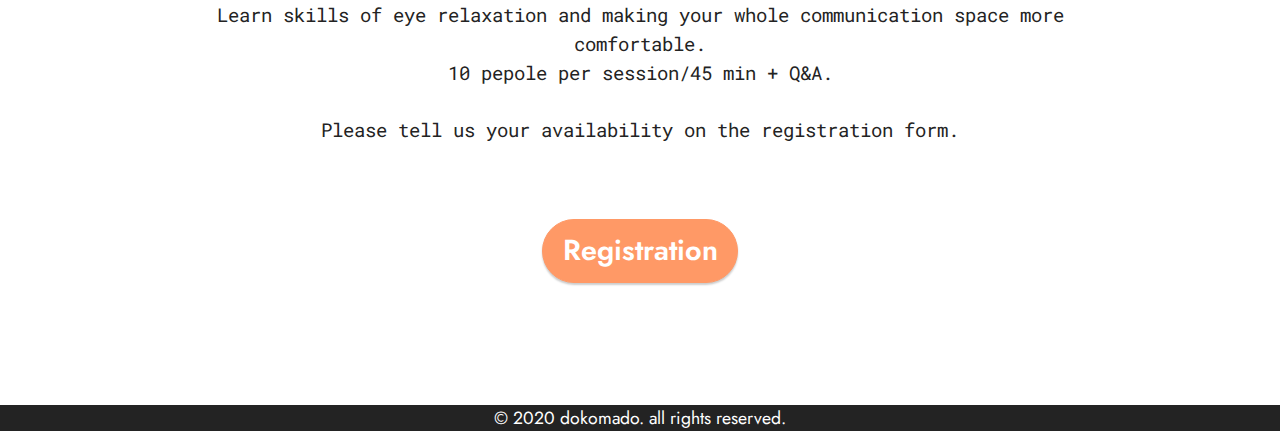
<file: page7.html>
<!DOCTYPE html>
<html  >
<head>
  <!-- Site made with Mobirise Website Builder v5.0.29, https://mobirise.com -->
  <meta charset="UTF-8">
  <meta http-equiv="X-UA-Compatible" content="IE=edge">
  <meta name="generator" content="Mobirise v5.0.29, mobirise.com">
  <meta name="viewport" content="width=device-width, initial-scale=1, minimum-scale=1">
  <link rel="shortcut icon" href="assets/images/open-window-icon-25-3-128x128.png" type="image/x-icon">
  <meta name="description" content="">
  
  
  <title>dokomado - course with schedule v.2</title>
  <link rel="stylesheet" href="assets/web/assets/mobirise-icons2/mobirise2.css">
  <link rel="stylesheet" href="assets/tether/tether.min.css">
  <link rel="stylesheet" href="assets/bootstrap/css/bootstrap.min.css">
  <link rel="stylesheet" href="assets/bootstrap/css/bootstrap-grid.min.css">
  <link rel="stylesheet" href="assets/bootstrap/css/bootstrap-reboot.min.css">
  <link rel="stylesheet" href="assets/dropdown/css/style.css">
  <link rel="stylesheet" href="assets/socicon/css/styles.css">
  <link rel="stylesheet" href="assets/theme/css/style.css">
  <link rel="preload" as="style" href="assets/mobirise/css/mbr-additional.css"><link rel="stylesheet" href="assets/mobirise/css/mbr-additional.css" type="text/css">
  
  
  
  
</head>
<body>

<!-- Analytics -->
<!-- Global site tag (gtag.js) - Google Analytics -->
<script async src="https://www.googletagmanager.com/gtag/js?id=UA-177512924-1"></script>
<script>
  window.dataLayer = window.dataLayer || [];
  function gtag(){dataLayer.push(arguments);}
  gtag('js', new Date());

  gtag('config', 'UA-177512924-1');
</script>

<!-- /Analytics -->


  
  <section class="menu menu2 cid-se9ybnm5Gj" once="menu" id="menu2-3m">
    
    <nav class="navbar navbar-dropdown navbar-fixed-top navbar-expand-lg">
        <div class="container">
            <div class="navbar-brand">
                <span class="navbar-logo">
                    <a href="index.html">
                        <img src="assets/images/12715476290744-96x96.jpg" alt="" style="height: 3rem;">
                    </a>
                </span>
                <span class="navbar-caption-wrap"><a class="navbar-caption text-black display-4" href="index.html">dokomado</a></span>
            </div>
            <button class="navbar-toggler" type="button" data-toggle="collapse" data-target="#navbarSupportedContent" aria-controls="navbarNavAltMarkup" aria-expanded="false" aria-label="Toggle navigation">
                <div class="hamburger">
                    <span></span>
                    <span></span>
                    <span></span>
                    <span></span>
                </div>
            </button>
            <div class="collapse navbar-collapse" id="navbarSupportedContent">
                <ul class="navbar-nav nav-dropdown nav-right" data-app-modern-menu="true"><li class="nav-item"><a class="nav-link link text-black text-primary display-4" href="index.html#features17-12">dokomado</a></li><li class="nav-item"><a class="nav-link link text-black text-primary display-4" href="aboutus.html">about us</a></li>
                    <li class="nav-item"><a class="nav-link link text-black text-primary display-4" href="course.html">course</a></li>
                    <li class="nav-item"><a class="nav-link link text-black text-primary display-4" href="index.html#form5-22"><span class="mobi-mbri mobi-mbri-letter mbr-iconfont mbr-iconfont-btn"></span></a>
                    </li><li class="nav-item"><a class="nav-link link text-black text-primary display-4" href="https://dokomado.com">JP</a></li></ul>
                
                
            </div>
        </div>
    </nav>
</section>

<section class="engine"><a href="https://mobirise.info/p">site templates free download</a></section><section class="content4 cid-se9yboTvw1" id="content4-3n">
    
    <div class="container">
        <div class="row justify-content-center">
            <div class="title col-md-12 col-lg-10">
                <h3 class="mbr-section-title mbr-fonts-style align-center mb-4 display-2"><strong>Study "dokomado"</strong></h3>
                
                
            </div>
        </div>
    </div>
</section>

<section class="features15 cid-se9ybpFnKE" id="features16-3o">

    

    
    <div class="container">
        <div class="content-wrapper">
            <div class="row align-items-center">
                <div class="col-12 col-lg">
                    <div class="text-wrapper">
                        
                        <p class="mbr-text mbr-fonts-style mb-4 display-4"><br>Smartphones (as well as tablets and computers) have already become an integral part of our lives. As a part of our daily routine, we pick up a smartphone or a tablet, and just use it to find something on the Internet, or check messages, etc. Most of us do it intuitively and naturally.
However, when it comes to using those devices to attend an online meeting, or a class, does it feel a little awkward? Does it make us more tired over time? Or maybe we are just uncomfortable with the same device or a computer screen you're always looking at?
<br><br>Interacting with people through computer screens is not our innate ability, however it can be developed. "dokomado" techniques help us learn it. They make online communication using the device screen more intuitive and natural. "dokomado" makes this process comfortable again.
<br><br>The course is available in 2 formats. “dokomado basic” classes (45 minute sessions x 2 days) let you learn the necessary and essential skills. “dokomado advanced” class combines advanced practice with learning a broader range of skills.
<br>Spreading the course over multiple days and sessions allows you to practice on your own between classes and assimilate the learning at your own pace.
<br><br>We truly hope that the classes and the practice with us will give you the ability to open and close the “window of communication” at will, and the skills you learn will bring back the joy of virtual interaction between people!&nbsp;<br><br>We offer promotional discounts on all courses until the end of November!<br></p>
                        
                    </div>
                </div>
                <div class="col-12 col-lg-4">
                    <div class="image-wrapper">
                        <img src="assets/images/dm-0image-1-1076x807.jpeg" alt="Mobirise">
                    </div>
                </div>
            </div>
        </div>
    </div>
</section>

<section class="pricing2 cid-se9ybqQQeb" id="pricing2-3p">
    

    
    <div class="container">
        <div class="row justify-content-center">
            <div class="col-12 col-md-6 align-center col-lg-4">
                <div class="plan">
                    <div class="plan-header">
                        <h6 class="plan-title mbr-fonts-style mb-3 display-5"><strong>"dokomado" Basic</strong></h6>
                        <div class="plan-price">
                            <p class="price mbr-fonts-style m-0 display-7"><strong>3,500 yen</strong><br></p>
                            <p class="price-term mbr-fonts-style mb-3 display-7"><strong><br></strong>On sale <br>until November end<strong><br></strong></p>
                        </div>
                    </div>
                    <div class="plan-body">
                        <div class="plan-list mb-4">
                            <ul class="list-group mbr-fonts-style list-group-flush display-7">
                                <li class="list-group-item"><span style="background-color: transparent; font-size: 1.2rem;">Essential skills&nbsp;</span><br></li><li class="list-group-item">Learn how to use your consciousness to “open the window communication”.</li><li class="list-group-item">Regular price <span style="background-color: transparent; font-size: 1.2rem;">5,000 yen</span></li>
                            </ul>
                        </div>
                        <div class="mbr-section-btn text-center"><a href="page5.html#features8-2u" class="btn btn-primary display-4">Schedule</a></div>
                    </div>
                </div>
            </div>
            <div class="col-12 col-md-6 align-center col-lg-4">
                <div class="plan">
                    <div class="plan-header">
                        <h6 class="plan-title mbr-fonts-style mb-3 display-5"><strong>"dokomado" Advanced</strong></h6>
                        <div class="plan-price">
                            <p class="price mbr-fonts-style m-0 display-7"><strong>3,000 yen</strong><br></p>
                            <p class="price-term mbr-fonts-style mb-3 display-7"><strong><br></strong>On sale <br>until November end<strong><br></strong></p>
                        </div>
                    </div>
                    <div class="plan-body">
                        <div class="plan-list mb-4">
                            <ul class="list-group mbr-fonts-style list-group-flush display-7">
                                <li class="list-group-item">Deep dive into "dokomado
"</li><li class="list-group-item">Learn skills of eye relaxation&nbsp;<span style="background-color: transparent; font-size: 1.2rem;">and making your whole communication space more comfortable.&nbsp;</span></li><li class="list-group-item">Completion of Basic course is needed
</li>
                            </ul>
                        </div>
                        <div class="mbr-section-btn text-center"><a href="page5.html#features8-2y" class="btn btn-primary display-4">Schedule</a></div>
                    </div>
                </div>
            </div>
            <div class="col-12 col-md-6 align-center col-lg-4">
                <div class="plan">
                    <div class="plan-header">
                        <h6 class="plan-title mbr-fonts-style mb-3 display-5"><strong>"dokomado" Ambassador</strong></h6>
                        <div class="plan-price">
                            <p class="price mbr-fonts-style m-0 display-2">&nbsp;</p>
                            <p class="price-term mbr-fonts-style mb-3 display-7">Coming soon!<strong></strong></p>
                        </div>
                    </div>
                    <div class="plan-body">
                        <div class="plan-list mb-4">
                            <ul class="list-group mbr-fonts-style list-group-flush display-7">
                                <li class="list-group-item">In response to many enquiries about "dokomado", we are preparing "dokomado" Ambassador course that will open possibility of teaching "dokomado".
</li><li class="list-group-item">Please contact us to express your interest and we will let you know as soon as we are ready!
</li>
                            </ul>
                        </div>
                        <div class="mbr-section-btn text-center"><a href="index.html#form5-22" class="btn btn-primary display-4">Contact us</a></div>
                    </div>
                </div>
            </div>
            
        </div>
    </div>
</section>

<section class="content8 cid-se9ybsJOxM" id="content8-3q">
    
    <div class="container">
        <div class="row justify-content-center">
            <div class="counter-container col-md-12 col-lg-10">
                
                <div class="mbr-text mbr-fonts-style display-7">
                    <ul>
                        <li><strong>Class logistics
:&nbsp;</strong>Classes are delivered via Zoom online meeting system. Connection from a device equipped with a camera is required.
It is recommended to join from a device with a larger screen (desktop/laptop computer or tablet).&nbsp;&nbsp;</li><li><strong>Registration</strong>: Please check our schedule and use our online form to register or contact us with questions&nbsp;</li>
                    </ul>
                </div>
            </div>
        </div>
    </div>
</section>

<section class="features7 cid-se9ybtrik4" id="features8-3r">
    <!---->
    
    
    <div class="container">
        <div class="row">
            <div class="title col-12">
                <h5 class="mbr-section-title mbr-fonts-style mb-3 display-2"><strong>"dokomado" Basic</strong></h5>
                <h6 class="mbr-section-subtitle mbr-fonts-style mb-4 display-7">Learn how to use your consciousness to “open the window communication”<br>10 pepole per session/45 min x 2 + Q&amp;A<br><br></h6>
            </div>
            <div class="card col-12 col-md-6">
                <div class="card-wrapper">
                    <div class="top-line">
                        <h6 class="card-title mbr-fonts-style display-5">Dec.12 &amp; 14</h6>
                        <p class="mbr-text cost mbr-fonts-style display-5">10am GMT / 23pm EST</p>
                    </div>
                    <div class="bottom-line">
                        
                    </div>
                </div>
            </div>
            <div class="card col-12 col-md-6">
                <div class="card-wrapper">
                    <div class="top-line">
                        <h6 class="card-title mbr-fonts-style display-5">Dec.13 &amp; 14</h6>
                        <p class="mbr-text cost mbr-fonts-style display-5">6am GMT / 7pm EST</p>
                    </div>
                    <div class="bottom-line">
                        
                    </div>
                </div>
            </div>
            
            
            
            
            
            
            
            
            
            
        </div>
    </div>
</section>

<section class="content11 cid-se9ybuOUvj" id="content11-3s">
    
    <div class="container">
        <div class="row justify-content-center">
            <div class="col-md-12 col-lg-10">
                <div class="mbr-section-btn align-center"><a class="btn btn-danger display-5" href="https://forms.gle/zCPNdfbEH28coHg8A">Registration</a></div>
            </div>
        </div>
    </div>
</section>

<section class="content4 cid-se9yttxhXg" id="content4-3w">
    
    <div class="container">
        <div class="row justify-content-center">
            <div class="title col-md-12 col-lg-10">
                <h3 class="mbr-section-title mbr-fonts-style align-center mb-4 display-2"><strong>"dokomado" Advanced</strong></h3>
                <h4 class="mbr-section-subtitle align-center mbr-fonts-style mb-4 display-7">Learn skills of eye relaxation and making your whole communication space more comfortable.
<div>10 pepole per session/45 min + Q&amp;A<span style="font-size: 1.2rem;">.</span></div><br><div><span style="font-size: 1.2rem;">Please tell us your availability on the registration form.</span></div></h4>
                
            </div>
        </div>
    </div>
</section>

<section class="content11 cid-se9ybwTvp8" id="content11-3u">
    
    <div class="container">
        <div class="row justify-content-center">
            <div class="col-md-12 col-lg-10">
                <div class="mbr-section-btn align-center"><a class="btn btn-danger display-5" href="https://forms.gle/zCPNdfbEH28coHg8A">Registration</a></div>
            </div>
        </div>
    </div>
</section>

<section class="footer3 cid-se9ybxubId" once="footers" id="footer3-3v">

    

    

    <div class="container">
        <div class="media-container-row align-center mbr-white">
            
            
            <div class="row row-copirayt">
                <p class="mbr-text mb-0 mbr-fonts-style mbr-white align-center display-4">
                    © 2020 dokomado. all rights reserved.</p>
            </div>
        </div>
    </div>
</section>


  <script src="assets/web/assets/jquery/jquery.min.js"></script>
  <script src="assets/popper/popper.min.js"></script>
  <script src="assets/tether/tether.min.js"></script>
  <script src="assets/bootstrap/js/bootstrap.min.js"></script>
  <script src="assets/smoothscroll/smooth-scroll.js"></script>
  <script src="assets/dropdown/js/nav-dropdown.js"></script>
  <script src="assets/dropdown/js/navbar-dropdown.js"></script>
  <script src="assets/touchswipe/jquery.touch-swipe.min.js"></script>
  <script src="assets/theme/js/script.js"></script>
  
  
  
 <div id="scrollToTop" class="scrollToTop mbr-arrow-up"><a style="text-align: center;"><i class="mbr-arrow-up-icon mbr-arrow-up-icon-cm cm-icon cm-icon-smallarrow-up"></i></a></div>
  </body>
</html>
</file>
<file: assets/web/assets/mobirise-icons2/mobirise2.css>
@font-face {
  font-family: 'Moririse2';
  font-display: swap;
  src:  url('mobirise2.eot?f2bix4');
  src:  url('mobirise2.eot?f2bix4#iefix') format('embedded-opentype'),
    url('mobirise2.ttf?f2bix4') format('truetype'),
    url('mobirise2.woff?f2bix4') format('woff'),
    url('mobirise2.svg?f2bix4#mobirise2') format('svg');
  font-weight: normal;
  font-style: normal;
}

[class^="mobi-"], [class*=" mobi-"] {
  /* use !important to prevent issues with browser extensions that change fonts */
  font-family: 'Moririse2' !important;
  speak: none;
  font-style: normal;
  font-weight: normal;
  font-variant: normal;
  text-transform: none;
  line-height: 1;

  /* Better Font Rendering =========== */
  -webkit-font-smoothing: antialiased;
  -moz-osx-font-smoothing: grayscale;
}

.mobi-mbri-add-submenu:before {
  content: "\e900";
}
.mobi-mbri-alert:before {
  content: "\e901";
}
.mobi-mbri-align-center:before {
  content: "\e902";
}
.mobi-mbri-align-justify:before {
  content: "\e903";
}
.mobi-mbri-align-left:before {
  content: "\e904";
}
.mobi-mbri-align-right:before {
  content: "\e905";
}
.mobi-mbri-android:before {
  content: "\e906";
}
.mobi-mbri-apple:before {
  content: "\e907";
}
.mobi-mbri-arrow-down:before {
  content: "\e908";
}
.mobi-mbri-arrow-next:before {
  content: "\e909";
}
.mobi-mbri-arrow-prev:before {
  content: "\e90a";
}
.mobi-mbri-arrow-up:before {
  content: "\e90b";
}
.mobi-mbri-bold:before {
  content: "\e90c";
}
.mobi-mbri-bookmark:before {
  content: "\e90d";
}
.mobi-mbri-bootstrap:before {
  content: "\e90e";
}
.mobi-mbri-briefcase:before {
  content: "\e90f";
}
.mobi-mbri-browse:before {
  content: "\e910";
}
.mobi-mbri-bulleted-list:before {
  content: "\e911";
}
.mobi-mbri-calendar:before {
  content: "\e912";
}
.mobi-mbri-camera:before {
  content: "\e913";
}
.mobi-mbri-cart-add:before {
  content: "\e914";
}
.mobi-mbri-cart-full:before {
  content: "\e915";
}
.mobi-mbri-cash:before {
  content: "\e916";
}
.mobi-mbri-change-style:before {
  content: "\e917";
}
.mobi-mbri-chat:before {
  content: "\e918";
}
.mobi-mbri-clock:before {
  content: "\e919";
}
.mobi-mbri-close:before {
  content: "\e91a";
}
.mobi-mbri-cloud:before {
  content: "\e91b";
}
.mobi-mbri-code:before {
  content: "\e91c";
}
.mobi-mbri-contact-form:before {
  content: "\e91d";
}
.mobi-mbri-credit-card:before {
  content: "\e91e";
}
.mobi-mbri-cursor-click:before {
  content: "\e91f";
}
.mobi-mbri-cust-feedback:before {
  content: "\e920";
}
.mobi-mbri-database:before {
  content: "\e921";
}
.mobi-mbri-delivery:before {
  content: "\e922";
}
.mobi-mbri-desktop:before {
  content: "\e923";
}
.mobi-mbri-devices:before {
  content: "\e924";
}
.mobi-mbri-down:before {
  content: "\e925";
}
.mobi-mbri-download-2:before {
  content: "\e926";
}
.mobi-mbri-download:before {
  content: "\e927";
}
.mobi-mbri-drag-n-drop-2:before {
  content: "\e928";
}
.mobi-mbri-drag-n-drop:before {
  content: "\e929";
}
.mobi-mbri-edit-2:before {
  content: "\e92a";
}
.mobi-mbri-edit:before {
  content: "\e92b";
}
.mobi-mbri-error:before {
  content: "\e92c";
}
.mobi-mbri-extension:before {
  content: "\e92d";
}
.mobi-mbri-features:before {
  content: "\e92e";
}
.mobi-mbri-file:before {
  content: "\e92f";
}
.mobi-mbri-flag:before {
  content: "\e930";
}
.mobi-mbri-folder:before {
  content: "\e931";
}
.mobi-mbri-gift:before {
  content: "\e932";
}
.mobi-mbri-github:before {
  content: "\e933";
}
.mobi-mbri-globe-2:before {
  content: "\e934";
}
.mobi-mbri-globe:before {
  content: "\e935";
}
.mobi-mbri-growing-chart:before {
  content: "\e936";
}
.mobi-mbri-hearth:before {
  content: "\e937";
}
.mobi-mbri-help:before {
  content: "\e938";
}
.mobi-mbri-home:before {
  content: "\e939";
}
.mobi-mbri-hot-cup:before {
  content: "\e93a";
}
.mobi-mbri-idea:before {
  content: "\e93b";
}
.mobi-mbri-image-gallery:before {
  content: "\e93c";
}
.mobi-mbri-image-slider:before {
  content: "\e93d";
}
.mobi-mbri-info:before {
  content: "\e93e";
}
.mobi-mbri-italic:before {
  content: "\e93f";
}
.mobi-mbri-key:before {
  content: "\e940";
}
.mobi-mbri-laptop:before {
  content: "\e941";
}
.mobi-mbri-layers:before {
  content: "\e942";
}
.mobi-mbri-left-right:before {
  content: "\e943";
}
.mobi-mbri-left:before {
  content: "\e944";
}
.mobi-mbri-letter:before {
  content: "\e945";
}
.mobi-mbri-like:before {
  content: "\e946";
}
.mobi-mbri-link:before {
  content: "\e947";
}
.mobi-mbri-lock:before {
  content: "\e948";
}
.mobi-mbri-login:before {
  content: "\e949";
}
.mobi-mbri-logout:before {
  content: "\e94a";
}
.mobi-mbri-magic-stick:before {
  content: "\e94b";
}
.mobi-mbri-map-pin:before {
  content: "\e94c";
}
.mobi-mbri-menu:before {
  content: "\e94d";
}
.mobi-mbri-mobile-2:before {
  content: "\e94e";
}
.mobi-mbri-mobile-horizontal:before {
  content: "\e94f";
}
.mobi-mbri-mobile:before {
  content: "\e950";
}
.mobi-mbri-mobirise:before {
  content: "\e951";
}
.mobi-mbri-more-horizontal:before {
  content: "\e952";
}
.mobi-mbri-more-vertical:before {
  content: "\e953";
}
.mobi-mbri-music:before {
  content: "\e954";
}
.mobi-mbri-new-file:before {
  content: "\e955";
}
.mobi-mbri-numbered-list:before {
  content: "\e956";
}
.mobi-mbri-opened-folder:before {
  content: "\e957";
}
.mobi-mbri-pages:before {
  content: "\e958";
}
.mobi-mbri-paper-plane:before {
  content: "\e959";
}
.mobi-mbri-paperclip:before {
  content: "\e95a";
}
.mobi-mbri-phone:before {
  content: "\e95b";
}
.mobi-mbri-photo:before {
  content: "\e95c";
}
.mobi-mbri-photos:before {
  content: "\e95d";
}
.mobi-mbri-pin:before {
  content: "\e95e";
}
.mobi-mbri-play:before {
  content: "\e95f";
}
.mobi-mbri-plus:before {
  content: "\e960";
}
.mobi-mbri-preview:before {
  content: "\e961";
}
.mobi-mbri-print:before {
  content: "\e962";
}
.mobi-mbri-protect:before {
  content: "\e963";
}
.mobi-mbri-question:before {
  content: "\e964";
}
.mobi-mbri-quote-left:before {
  content: "\e965";
}
.mobi-mbri-quote-right:before {
  content: "\e966";
}
.mobi-mbri-redo:before {
  content: "\e967";
}
.mobi-mbri-refresh:before {
  content: "\e968";
}
.mobi-mbri-responsive-2:before {
  content: "\e969";
}
.mobi-mbri-responsive:before {
  content: "\e96a";
}
.mobi-mbri-right:before {
  content: "\e96b";
}
.mobi-mbri-rocket:before {
  content: "\e96c";
}
.mobi-mbri-sad-face:before {
  content: "\e96d";
}
.mobi-mbri-sale:before {
  content: "\e96e";
}
.mobi-mbri-save:before {
  content: "\e96f";
}
.mobi-mbri-search:before {
  content: "\e970";
}
.mobi-mbri-setting-2:before {
  content: "\e971";
}
.mobi-mbri-setting-3:before {
  content: "\e972";
}
.mobi-mbri-setting:before {
  content: "\e973";
}
.mobi-mbri-share:before {
  content: "\e974";
}
.mobi-mbri-shopping-bag:before {
  content: "\e975";
}
.mobi-mbri-shopping-basket:before {
  content: "\e976";
}
.mobi-mbri-shopping-cart:before {
  content: "\e977";
}
.mobi-mbri-sites:before {
  content: "\e978";
}
.mobi-mbri-smile-face:before {
  content: "\e979";
}
.mobi-mbri-speed:before {
  content: "\e97a";
}
.mobi-mbri-star:before {
  content: "\e97b";
}
.mobi-mbri-success:before {
  content: "\e97c";
}
.mobi-mbri-sun:before {
  content: "\e97d";
}
.mobi-mbri-sun2:before {
  content: "\e97e";
}
.mobi-mbri-tablet-vertical:before {
  content: "\e97f";
}
.mobi-mbri-tablet:before {
  content: "\e980";
}
.mobi-mbri-target:before {
  content: "\e981";
}
.mobi-mbri-timer:before {
  content: "\e982";
}
.mobi-mbri-to-ftp:before {
  content: "\e983";
}
.mobi-mbri-to-local-drive:before {
  content: "\e984";
}
.mobi-mbri-touch-swipe:before {
  content: "\e985";
}
.mobi-mbri-touch:before {
  content: "\e986";
}
.mobi-mbri-trash:before {
  content: "\e987";
}
.mobi-mbri-underline:before {
  content: "\e988";
}
.mobi-mbri-undo:before {
  content: "\e989";
}
.mobi-mbri-unlink:before {
  content: "\e98a";
}
.mobi-mbri-unlock:before {
  content: "\e98b";
}
.mobi-mbri-up-down:before {
  content: "\e98c";
}
.mobi-mbri-up:before {
  content: "\e98d";
}
.mobi-mbri-update:before {
  content: "\e98e";
}
.mobi-mbri-upload-2:before {
  content: "\e98f";
}
.mobi-mbri-upload:before {
  content: "\e990";
}
.mobi-mbri-user-2:before {
  content: "\e991";
}
.mobi-mbri-user:before {
  content: "\e992";
}
.mobi-mbri-users:before {
  content: "\e993";
}
.mobi-mbri-video-play:before {
  content: "\e994";
}
.mobi-mbri-video:before {
  content: "\e995";
}
.mobi-mbri-watch:before {
  content: "\e996";
}
.mobi-mbri-website-theme-2:before {
  content: "\e997";
}
.mobi-mbri-website-theme:before {
  content: "\e998";
}
.mobi-mbri-wifi:before {
  content: "\e999";
}
.mobi-mbri-windows:before {
  content: "\e99a";
}
.mobi-mbri-zoom-in:before {
  content: "\e99b";
}
.mobi-mbri-zoom-out:before {
  content: "\e99c";
}
</file>
<file: assets/dropdown/css/style.css>
.navbar-dropdown {
  left: 0;
  padding: 0;
  position: absolute;
  right: 0;
  top: 0;
  transition: all 0.45s ease;
  z-index: 1030;
  background: #282828; }
  .navbar-dropdown .navbar-logo {
    margin-right: 0.8rem;
    transition: margin 0.3s ease-in-out;
    vertical-align: middle; }
    .navbar-dropdown .navbar-logo img {
      height: 3.125rem;
      transition: all 0.3s ease-in-out; }
    .navbar-dropdown .navbar-logo.mbr-iconfont {
      font-size: 3.125rem;
      line-height: 3.125rem; }
  .navbar-dropdown .navbar-caption {
    font-weight: 700;
    white-space: normal;
    vertical-align: -4px;
    line-height: 3.125rem !important; }
    .navbar-dropdown .navbar-caption, .navbar-dropdown .navbar-caption:hover {
      color: inherit;
      text-decoration: none; }
  .navbar-dropdown .mbr-iconfont + .navbar-caption {
    vertical-align: -1px; }
  .navbar-dropdown.navbar-fixed-top {
    position: fixed; }
  .navbar-dropdown .navbar-brand span {
    vertical-align: -4px; }
  .navbar-dropdown.bg-color.transparent {
    background: none; }
  .navbar-dropdown.navbar-short .navbar-brand {
    padding: 0.625rem 0; }
    .navbar-dropdown.navbar-short .navbar-brand span {
      vertical-align: -1px; }
  .navbar-dropdown.navbar-short .navbar-caption {
    line-height: 2.375rem !important;
    vertical-align: -2px; }
  .navbar-dropdown.navbar-short .navbar-logo {
    margin-right: 0.5rem; }
    .navbar-dropdown.navbar-short .navbar-logo img {
      height: 2.375rem; }
    .navbar-dropdown.navbar-short .navbar-logo.mbr-iconfont {
      font-size: 2.375rem;
      line-height: 2.375rem; }
  .navbar-dropdown.navbar-short .mbr-table-cell {
    height: 3.625rem; }
  .navbar-dropdown .navbar-close {
    left: 0.6875rem;
    position: fixed;
    top: 0.75rem;
    z-index: 1000; }
  .navbar-dropdown .hamburger-icon {
    content: "";
    display: inline-block;
    vertical-align: middle;
    width: 16px;
    -webkit-box-shadow: 0 -6px 0 1px #282828,0 0 0 1px #282828,0 6px 0 1px #282828;
    -moz-box-shadow: 0 -6px 0 1px #282828,0 0 0 1px #282828,0 6px 0 1px #282828;
    box-shadow: 0 -6px 0 1px #282828,0 0 0 1px #282828,0 6px 0 1px #282828; }

.dropdown-menu .dropdown-toggle[data-toggle="dropdown-submenu"]::after {
  border-bottom: 0.35em solid transparent;
  border-left: 0.35em solid;
  border-right: 0;
  border-top: 0.35em solid transparent;
  margin-left: 0.3rem; }

.dropdown-menu .dropdown-item:focus {
  outline: 0; }

.nav-dropdown {
  font-size: 0.75rem;
  font-weight: 500;
  height: auto !important; }
  .nav-dropdown .nav-btn {
    padding-left: 1rem; }
  .nav-dropdown .link {
    margin: .667em 1.667em;
    font-weight: 500;
    padding: 0;
    transition: color .2s ease-in-out; }
    .nav-dropdown .link.dropdown-toggle {
      margin-right: 2.583em; }
      .nav-dropdown .link.dropdown-toggle::after {
        margin-left: .25rem;
        border-top: 0.35em solid;
        border-right: 0.35em solid transparent;
        border-left: 0.35em solid transparent;
        border-bottom: 0; }
      .nav-dropdown .link.dropdown-toggle[aria-expanded="true"] {
        margin: 0;
        padding: 0.667em 3.263em  0.667em 1.667em; }
  .nav-dropdown .link::after,
  .nav-dropdown .dropdown-item::after {
    color: inherit; }
  .nav-dropdown .btn {
    font-size: 0.75rem;
    font-weight: 700;
    letter-spacing: 0;
    margin-bottom: 0;
    padding-left: 1.25rem;
    padding-right: 1.25rem; }
  .nav-dropdown .dropdown-menu {
    border-radius: 0;
    border: 0;
    left: 0;
    margin: 0;
    padding-bottom: 1.25rem;
    padding-top: 1.25rem;
    position: relative; }
  .nav-dropdown .dropdown-submenu {
    margin-left: 0.125rem;
    top: 0; }
  .nav-dropdown .dropdown-item {
    font-weight: 500;
    line-height: 2;
    padding: 0.3846em 4.615em 0.3846em 1.5385em;
    position: relative;
    transition: color .2s ease-in-out, background-color .2s ease-in-out; }
    .nav-dropdown .dropdown-item::after {
      margin-top: -0.3077em;
      position: absolute;
      right: 1.1538em;
      top: 50%; }
    .nav-dropdown .dropdown-item:focus, .nav-dropdown .dropdown-item:hover {
      background: none; }

@media (max-width: 767px) {
  .nav-dropdown.navbar-toggleable-sm {
    bottom: 0;
    display: none;
    left: 0;
    overflow-x: hidden;
    position: fixed;
    top: 0;
    transform: translateX(-100%);
    -ms-transform: translateX(-100%);
    -webkit-transform: translateX(-100%);
    width: 18.75rem;
    z-index: 999; } }
.nav-dropdown.navbar-toggleable-xl {
  bottom: 0;
  display: none;
  left: 0;
  overflow-x: hidden;
  position: fixed;
  top: 0;
  transform: translateX(-100%);
  -ms-transform: translateX(-100%);
  -webkit-transform: translateX(-100%);
  width: 18.75rem;
  z-index: 999; }

.nav-dropdown-sm {
  display: block !important;
  overflow-x: hidden;
  overflow: auto;
  padding-top: 3.875rem; }
  .nav-dropdown-sm::after {
    content: "";
    display: block;
    height: 3rem;
    width: 100%; }
  .nav-dropdown-sm.collapse.in ~ .navbar-close {
    display: block !important; }
  .nav-dropdown-sm.collapsing, .nav-dropdown-sm.collapse.in {
    transform: translateX(0);
    -ms-transform: translateX(0);
    -webkit-transform: translateX(0);
    transition: all 0.25s ease-out;
    -webkit-transition: all 0.25s ease-out;
    background: #282828; }
  .nav-dropdown-sm.collapsing[aria-expanded="false"] {
    transform: translateX(-100%);
    -ms-transform: translateX(-100%);
    -webkit-transform: translateX(-100%); }
  .nav-dropdown-sm .nav-item {
    display: block;
    margin-left: 0 !important;
    padding-left: 0; }
  .nav-dropdown-sm .link,
  .nav-dropdown-sm .dropdown-item {
    border-top: 1px dotted rgba(255, 255, 255, 0.1);
    font-size: 0.8125rem;
    line-height: 1.6;
    margin: 0 !important;
    padding: 0.875rem 2.4rem 0.875rem 1.5625rem !important;
    position: relative;
    white-space: normal; }
    .nav-dropdown-sm .link:focus, .nav-dropdown-sm .link:hover,
    .nav-dropdown-sm .dropdown-item:focus,
    .nav-dropdown-sm .dropdown-item:hover {
      background: rgba(0, 0, 0, 0.2) !important;
      color: #c0a375; }
  .nav-dropdown-sm .nav-btn {
    position: relative;
    padding: 1.5625rem 1.5625rem 0 1.5625rem; }
    .nav-dropdown-sm .nav-btn::before {
      border-top: 1px dotted rgba(255, 255, 255, 0.1);
      content: "";
      left: 0;
      position: absolute;
      top: 0;
      width: 100%; }
    .nav-dropdown-sm .nav-btn + .nav-btn {
      padding-top: 0.625rem; }
      .nav-dropdown-sm .nav-btn + .nav-btn::before {
        display: none; }
  .nav-dropdown-sm .btn {
    padding: 0.625rem 0; }
  .nav-dropdown-sm .dropdown-toggle[data-toggle="dropdown-submenu"]::after {
    margin-left: .25rem;
    border-top: 0.35em solid;
    border-right: 0.35em solid transparent;
    border-left: 0.35em solid transparent;
    border-bottom: 0; }
  .nav-dropdown-sm .dropdown-toggle[data-toggle="dropdown-submenu"][aria-expanded="true"]::after {
    border-top: 0;
    border-right: 0.35em solid transparent;
    border-left: 0.35em solid transparent;
    border-bottom: 0.35em solid; }
  .nav-dropdown-sm .dropdown-menu {
    margin: 0;
    padding: 0;
    position: relative;
    top: 0;
    left: 0;
    width: 100%;
    border: 0;
    float: none;
    border-radius: 0;
    background: none; }
  .nav-dropdown-sm .dropdown-submenu {
    left: 100%;
    margin-left: 0.125rem;
    margin-top: -1.25rem;
    top: 0; }

.navbar-toggleable-sm .nav-dropdown .dropdown-menu {
  position: absolute; }

.navbar-toggleable-sm .nav-dropdown .dropdown-submenu {
  left: 100%;
  margin-left: 0.125rem;
  margin-top: -1.25rem;
  top: 0; }

.navbar-toggleable-sm.opened .nav-dropdown .dropdown-menu {
  position: relative; }

.navbar-toggleable-sm.opened .nav-dropdown .dropdown-submenu {
  left: 0;
  margin-left: 00rem;
  margin-top: 0rem;
  top: 0; }

.is-builder .nav-dropdown.collapsing {
  transition: none !important; }

/*# sourceMappingURL=style.css.map */
</file>
<file: assets/socicon/css/styles.css>
@charset "UTF-8";

@font-face {
  font-family: 'Socicon';
  src:  url('../fonts/socicon.eot');
  src:  url('../fonts/socicon.eot?#iefix') format('embedded-opentype'),
    url('../fonts/socicon.woff2') format('woff2'),
    url('../fonts/socicon.ttf') format('truetype'),
    url('../fonts/socicon.woff') format('woff'),
    url('../fonts/socicon.svg#socicon') format('svg');
  font-weight: normal;
  font-style: normal;
}

[data-icon]:before {
  font-family: "socicon" !important;
  content: attr(data-icon);
  font-style: normal !important;
  font-weight: normal !important;
  font-variant: normal !important;
  text-transform: none !important;
  speak: none;
  line-height: 1;
  -webkit-font-smoothing: antialiased;
  -moz-osx-font-smoothing: grayscale;
}

[class^="socicon-"], [class*=" socicon-"] {
  /* use !important to prevent issues with browser extensions that change fonts */
  font-family: 'Socicon' !important;
  speak: none;
  font-style: normal;
  font-weight: normal;
  font-variant: normal;
  text-transform: none;
  line-height: 1;

  /* Better Font Rendering =========== */
  -webkit-font-smoothing: antialiased;
  -moz-osx-font-smoothing: grayscale;
}

.socicon-eitaa:before {
  content: "\e97c";
}
.socicon-soroush:before {
  content: "\e97d";
}
.socicon-bale:before {
  content: "\e97e";
}
.socicon-zazzle:before {
  content: "\e97b";
}
.socicon-society6:before {
  content: "\e97a";
}
.socicon-redbubble:before {
  content: "\e979";
}
.socicon-avvo:before {
  content: "\e978";
}
.socicon-stitcher:before {
  content: "\e977";
}
.socicon-googlehangouts:before {
  content: "\e974";
}
.socicon-dlive:before {
  content: "\e975";
}
.socicon-vsco:before {
  content: "\e976";
}
.socicon-flipboard:before {
  content: "\e973";
}
.socicon-ubuntu:before {
  content: "\e958";
}
.socicon-artstation:before {
  content: "\e959";
}
.socicon-invision:before {
  content: "\e95a";
}
.socicon-torial:before {
  content: "\e95b";
}
.socicon-collectorz:before {
  content: "\e95c";
}
.socicon-seenthis:before {
  content: "\e95d";
}
.socicon-googleplaymusic:before {
  content: "\e95e";
}
.socicon-debian:before {
  content: "\e95f";
}
.socicon-filmfreeway:before {
  content: "\e960";
}
.socicon-gnome:before {
  content: "\e961";
}
.socicon-itchio:before {
  content: "\e962";
}
.socicon-jamendo:before {
  content: "\e963";
}
.socicon-mix:before {
  content: "\e964";
}
.socicon-sharepoint:before {
  content: "\e965";
}
.socicon-tinder:before {
  content: "\e966";
}
.socicon-windguru:before {
  content: "\e967";
}
.socicon-cdbaby:before {
  content: "\e968";
}
.socicon-elementaryos:before {
  content: "\e969";
}
.socicon-stage32:before {
  content: "\e96a";
}
.socicon-tiktok:before {
  content: "\e96b";
}
.socicon-gitter:before {
  content: "\e96c";
}
.socicon-letterboxd:before {
  content: "\e96d";
}
.socicon-threema:before {
  content: "\e96e";
}
.socicon-splice:before {
  content: "\e96f";
}
.socicon-metapop:before {
  content: "\e970";
}
.socicon-naver:before {
  content: "\e971";
}
.socicon-remote:before {
  content: "\e972";
}
.socicon-internet:before {
  content: "\e957";
}
.socicon-moddb:before {
  content: "\e94b";
}
.socicon-indiedb:before {
  content: "\e94c";
}
.socicon-traxsource:before {
  content: "\e94d";
}
.socicon-gamefor:before {
  content: "\e94e";
}
.socicon-pixiv:before {
  content: "\e94f";
}
.socicon-myanimelist:before {
  content: "\e950";
}
.socicon-blackberry:before {
  content: "\e951";
}
.socicon-wickr:before {
  content: "\e952";
}
.socicon-spip:before {
  content: "\e953";
}
.socicon-napster:before {
  content: "\e954";
}
.socicon-beatport:before {
  content: "\e955";
}
.socicon-hackerone:before {
  content: "\e956";
}
.socicon-hackernews:before {
  content: "\e946";
}
.socicon-smashwords:before {
  content: "\e947";
}
.socicon-kobo:before {
  content: "\e948";
}
.socicon-bookbub:before {
  content: "\e949";
}
.socicon-mailru:before {
  content: "\e94a";
}
.socicon-gitlab:before {
  content: "\e945";
}
.socicon-instructables:before {
  content: "\e944";
}
.socicon-portfolio:before {
  content: "\e943";
}
.socicon-codered:before {
  content: "\e940";
}
.socicon-origin:before {
  content: "\e941";
}
.socicon-nextdoor:before {
  content: "\e942";
}
.socicon-udemy:before {
  content: "\e93f";
}
.socicon-livemaster:before {
  content: "\e93e";
}
.socicon-crunchbase:before {
  content: "\e93b";
}
.socicon-homefy:before {
  content: "\e93c";
}
.socicon-calendly:before {
  content: "\e93d";
}
.socicon-realtor:before {
  content: "\e90f";
}
.socicon-tidal:before {
  content: "\e910";
}
.socicon-qobuz:before {
  content: "\e911";
}
.socicon-natgeo:before {
  content: "\e912";
}
.socicon-mastodon:before {
  content: "\e913";
}
.socicon-unsplash:before {
  content: "\e914";
}
.socicon-homeadvisor:before {
  content: "\e915";
}
.socicon-angieslist:before {
  content: "\e916";
}
.socicon-codepen:before {
  content: "\e917";
}
.socicon-slack:before {
  content: "\e918";
}
.socicon-openaigym:before {
  content: "\e919";
}
.socicon-logmein:before {
  content: "\e91a";
}
.socicon-fiverr:before {
  content: "\e91b";
}
.socicon-gotomeeting:before {
  content: "\e91c";
}
.socicon-aliexpress:before {
  content: "\e91d";
}
.socicon-guru:before {
  content: "\e91e";
}
.socicon-appstore:before {
  content: "\e91f";
}
.socicon-homes:before {
  content: "\e920";
}
.socicon-zoom:before {
  content: "\e921";
}
.socicon-alibaba:before {
  content: "\e922";
}
.socicon-craigslist:before {
  content: "\e923";
}
.socicon-wix:before {
  content: "\e924";
}
.socicon-redfin:before {
  content: "\e925";
}
.socicon-googlecalendar:before {
  content: "\e926";
}
.socicon-shopify:before {
  content: "\e927";
}
.socicon-freelancer:before {
  content: "\e928";
}
.socicon-seedrs:before {
  content: "\e929";
}
.socicon-bing:before {
  content: "\e92a";
}
.socicon-doodle:before {
  content: "\e92b";
}
.socicon-bonanza:before {
  content: "\e92c";
}
.socicon-squarespace:before {
  content: "\e92d";
}
.socicon-toptal:before {
  content: "\e92e";
}
.socicon-gust:before {
  content: "\e92f";
}
.socicon-ask:before {
  content: "\e930";
}
.socicon-trulia:before {
  content: "\e931";
}
.socicon-loomly:before {
  content: "\e932";
}
.socicon-ghost:before {
  content: "\e933";
}
.socicon-upwork:before {
  content: "\e934";
}
.socicon-fundable:before {
  content: "\e935";
}
.socicon-booking:before {
  content: "\e936";
}
.socicon-googlemaps:before {
  content: "\e937";
}
.socicon-zillow:before {
  content: "\e938";
}
.socicon-niconico:before {
  content: "\e939";
}
.socicon-toneden:before {
  content: "\e93a";
}
.socicon-augment:before {
  content: "\e908";
}
.socicon-bitbucket:before {
  content: "\e909";
}
.socicon-fyuse:before {
  content: "\e90a";
}
.socicon-yt-gaming:before {
  content: "\e90b";
}
.socicon-sketchfab:before {
  content: "\e90c";
}
.socicon-mobcrush:before {
  content: "\e90d";
}
.socicon-microsoft:before {
  content: "\e90e";
}
.socicon-pandora:before {
  content: "\e907";
}
.socicon-messenger:before {
  content: "\e906";
}
.socicon-gamewisp:before {
  content: "\e905";
}
.socicon-bloglovin:before {
  content: "\e904";
}
.socicon-tunein:before {
  content: "\e903";
}
.socicon-gamejolt:before {
  content: "\e901";
}
.socicon-trello:before {
  content: "\e902";
}
.socicon-spreadshirt:before {
  content: "\e900";
}
.socicon-500px:before {
  content: "\e000";
}
.socicon-8tracks:before {
  content: "\e001";
}
.socicon-airbnb:before {
  content: "\e002";
}
.socicon-alliance:before {
  content: "\e003";
}
.socicon-amazon:before {
  content: "\e004";
}
.socicon-amplement:before {
  content: "\e005";
}
.socicon-android:before {
  content: "\e006";
}
.socicon-angellist:before {
  content: "\e007";
}
.socicon-apple:before {
  content: "\e008";
}
.socicon-appnet:before {
  content: "\e009";
}
.socicon-baidu:before {
  content: "\e00a";
}
.socicon-bandcamp:before {
  content: "\e00b";
}
.socicon-battlenet:before {
  content: "\e00c";
}
.socicon-mixer:before {
  content: "\e00d";
}
.socicon-bebee:before {
  content: "\e00e";
}
.socicon-bebo:before {
  content: "\e00f";
}
.socicon-behance:before {
  content: "\e010";
}
.socicon-blizzard:before {
  content: "\e011";
}
.socicon-blogger:before {
  content: "\e012";
}
.socicon-buffer:before {
  content: "\e013";
}
.socicon-chrome:before {
  content: "\e014";
}
.socicon-coderwall:before {
  content: "\e015";
}
.socicon-curse:before {
  content: "\e016";
}
.socicon-dailymotion:before {
  content: "\e017";
}
.socicon-deezer:before {
  content: "\e018";
}
.socicon-delicious:before {
  content: "\e019";
}
.socicon-deviantart:before {
  content: "\e01a";
}
.socicon-diablo:before {
  content: "\e01b";
}
.socicon-digg:before {
  content: "\e01c";
}
.socicon-discord:before {
  content: "\e01d";
}
.socicon-disqus:before {
  content: "\e01e";
}
.socicon-douban:before {
  content: "\e01f";
}
.socicon-draugiem:before {
  content: "\e020";
}
.socicon-dribbble:before {
  content: "\e021";
}
.socicon-drupal:before {
  content: "\e022";
}
.socicon-ebay:before {
  content: "\e023";
}
.socicon-ello:before {
  content: "\e024";
}
.socicon-endomodo:before {
  content: "\e025";
}
.socicon-envato:before {
  content: "\e026";
}
.socicon-etsy:before {
  content: "\e027";
}
.socicon-facebook:before {
  content: "\e028";
}
.socicon-feedburner:before {
  content: "\e029";
}
.socicon-filmweb:before {
  content: "\e02a";
}
.socicon-firefox:before {
  content: "\e02b";
}
.socicon-flattr:before {
  content: "\e02c";
}
.socicon-flickr:before {
  content: "\e02d";
}
.socicon-formulr:before {
  content: "\e02e";
}
.socicon-forrst:before {
  content: "\e02f";
}
.socicon-foursquare:before {
  content: "\e030";
}
.socicon-friendfeed:before {
  content: "\e031";
}
.socicon-github:before {
  content: "\e032";
}
.socicon-goodreads:before {
  content: "\e033";
}
.socicon-google:before {
  content: "\e034";
}
.socicon-googlescholar:before {
  content: "\e035";
}
.socicon-googlegroups:before {
  content: "\e036";
}
.socicon-googlephotos:before {
  content: "\e037";
}
.socicon-googleplus:before {
  content: "\e038";
}
.socicon-grooveshark:before {
  content: "\e039";
}
.socicon-hackerrank:before {
  content: "\e03a";
}
.socicon-hearthstone:before {
  content: "\e03b";
}
.socicon-hellocoton:before {
  content: "\e03c";
}
.socicon-heroes:before {
  content: "\e03d";
}
.socicon-smashcast:before {
  content: "\e03e";
}
.socicon-horde:before {
  content: "\e03f";
}
.socicon-houzz:before {
  content: "\e040";
}
.socicon-icq:before {
  content: "\e041";
}
.socicon-identica:before {
  content: "\e042";
}
.socicon-imdb:before {
  content: "\e043";
}
.socicon-instagram:before {
  content: "\e044";
}
.socicon-issuu:before {
  content: "\e045";
}
.socicon-istock:before {
  content: "\e046";
}
.socicon-itunes:before {
  content: "\e047";
}
.socicon-keybase:before {
  content: "\e048";
}
.socicon-lanyrd:before {
  content: "\e049";
}
.socicon-lastfm:before {
  content: "\e04a";
}
.socicon-line:before {
  content: "\e04b";
}
.socicon-linkedin:before {
  content: "\e04c";
}
.socicon-livejournal:before {
  content: "\e04d";
}
.socicon-lyft:before {
  content: "\e04e";
}
.socicon-macos:before {
  content: "\e04f";
}
.socicon-mail:before {
  content: "\e050";
}
.socicon-medium:before {
  content: "\e051";
}
.socicon-meetup:before {
  content: "\e052";
}
.socicon-mixcloud:before {
  content: "\e053";
}
.socicon-modelmayhem:before {
  content: "\e054";
}
.socicon-mumble:before {
  content: "\e055";
}
.socicon-myspace:before {
  content: "\e056";
}
.socicon-newsvine:before {
  content: "\e057";
}
.socicon-nintendo:before {
  content: "\e058";
}
.socicon-npm:before {
  content: "\e059";
}
.socicon-odnoklassniki:before {
  content: "\e05a";
}
.socicon-openid:before {
  content: "\e05b";
}
.socicon-opera:before {
  content: "\e05c";
}
.socicon-outlook:before {
  content: "\e05d";
}
.socicon-overwatch:before {
  content: "\e05e";
}
.socicon-patreon:before {
  content: "\e05f";
}
.socicon-paypal:before {
  content: "\e060";
}
.socicon-periscope:before {
  content: "\e061";
}
.socicon-persona:before {
  content: "\e062";
}
.socicon-pinterest:before {
  content: "\e063";
}
.socicon-play:before {
  content: "\e064";
}
.socicon-player:before {
  content: "\e065";
}
.socicon-playstation:before {
  content: "\e066";
}
.socicon-pocket:before {
  content: "\e067";
}
.socicon-qq:before {
  content: "\e068";
}
.socicon-quora:before {
  content: "\e069";
}
.socicon-raidcall:before {
  content: "\e06a";
}
.socicon-ravelry:before {
  content: "\e06b";
}
.socicon-reddit:before {
  content: "\e06c";
}
.socicon-renren:before {
  content: "\e06d";
}
.socicon-researchgate:before {
  content: "\e06e";
}
.socicon-residentadvisor:before {
  content: "\e06f";
}
.socicon-reverbnation:before {
  content: "\e070";
}
.socicon-rss:before {
  content: "\e071";
}
.socicon-sharethis:before {
  content: "\e072";
}
.socicon-skype:before {
  content: "\e073";
}
.socicon-slideshare:before {
  content: "\e074";
}
.socicon-smugmug:before {
  content: "\e075";
}
.socicon-snapchat:before {
  content: "\e076";
}
.socicon-songkick:before {
  content: "\e077";
}
.socicon-soundcloud:before {
  content: "\e078";
}
.socicon-spotify:before {
  content: "\e079";
}
.socicon-stackexchange:before {
  content: "\e07a";
}
.socicon-stackoverflow:before {
  content: "\e07b";
}
.socicon-starcraft:before {
  content: "\e07c";
}
.socicon-stayfriends:before {
  content: "\e07d";
}
.socicon-steam:before {
  content: "\e07e";
}
.socicon-storehouse:before {
  content: "\e07f";
}
.socicon-strava:before {
  content: "\e080";
}
.socicon-streamjar:before {
  content: "\e081";
}
.socicon-stumbleupon:before {
  content: "\e082";
}
.socicon-swarm:before {
  content: "\e083";
}
.socicon-teamspeak:before {
  content: "\e084";
}
.socicon-teamviewer:before {
  content: "\e085";
}
.socicon-technorati:before {
  content: "\e086";
}
.socicon-telegram:before {
  content: "\e087";
}
.socicon-tripadvisor:before {
  content: "\e088";
}
.socicon-tripit:before {
  content: "\e089";
}
.socicon-triplej:before {
  content: "\e08a";
}
.socicon-tumblr:before {
  content: "\e08b";
}
.socicon-twitch:before {
  content: "\e08c";
}
.socicon-twitter:before {
  content: "\e08d";
}
.socicon-uber:before {
  content: "\e08e";
}
.socicon-ventrilo:before {
  content: "\e08f";
}
.socicon-viadeo:before {
  content: "\e090";
}
.socicon-viber:before {
  content: "\e091";
}
.socicon-viewbug:before {
  content: "\e092";
}
.socicon-vimeo:before {
  content: "\e093";
}
.socicon-vine:before {
  content: "\e094";
}
.socicon-vkontakte:before {
  content: "\e095";
}
.socicon-warcraft:before {
  content: "\e096";
}
.socicon-wechat:before {
  content: "\e097";
}
.socicon-weibo:before {
  content: "\e098";
}
.socicon-whatsapp:before {
  content: "\e099";
}
.socicon-wikipedia:before {
  content: "\e09a";
}
.socicon-windows:before {
  content: "\e09b";
}
.socicon-wordpress:before {
  content: "\e09c";
}
.socicon-wykop:before {
  content: "\e09d";
}
.socicon-xbox:before {
  content: "\e09e";
}
.socicon-xing:before {
  content: "\e09f";
}
.socicon-yahoo:before {
  content: "\e0a0";
}
.socicon-yammer:before {
  content: "\e0a1";
}
.socicon-yandex:before {
  content: "\e0a2";
}
.socicon-yelp:before {
  content: "\e0a3";
}
.socicon-younow:before {
  content: "\e0a4";
}
.socicon-youtube:before {
  content: "\e0a5";
}
.socicon-zapier:before {
  content: "\e0a6";
}
.socicon-zerply:before {
  content: "\e0a7";
}
.socicon-zomato:before {
  content: "\e0a8";
}
.socicon-zynga:before {
  content: "\e0a9";
}
</file>
<file: assets/theme/css/style.css>
section {
  background-color: #ffffff; }

.form-control:focus {
  box-shadow: none; }

:focus {
  outline: none; }

section,
.container,
.container-fluid {
  position: relative;
  word-wrap: break-word; }

a.mbr-iconfont:hover {
  text-decoration: none; }

.article .lead p,
.article .lead ul,
.article .lead ol,
.article .lead pre,
.article .lead blockquote {
  margin-bottom: 0; }

a {
  font-style: normal;
  font-weight: 400;
  cursor: pointer; }
  a, a:hover {
    text-decoration: none; }

figure {
  margin-bottom: 0; }

body {
  color: #232323; }

h1,
h2,
h3,
h4,
h5,
h6,
.display-1,
.display-2,
.display-4,
.display-5,
.display-7,
span,
p,
a {
  line-height: 1;
  word-break: break-word;
  word-wrap: break-word;
  font-weight: 400; }

b,
strong {
  font-weight: bold; }

input:-webkit-autofill, input:-webkit-autofill:hover, input:-webkit-autofill:focus, input:-webkit-autofill:active {
  transition-delay: 9999s;
  transition-property: background-color, color; }

textarea[type="hidden"] {
  display: none; }

body {
  position: relative; }

section {
  background-position: 50% 50%;
  background-repeat: no-repeat;
  background-size: cover; }
  section .mbr-background-video,
  section .mbr-background-video-preview {
    position: absolute;
    bottom: 0;
    left: 0;
    right: 0;
    top: 0; }

.hidden {
  visibility: hidden; }

.mbr-z-index20 {
  z-index: 20; }

/*! Base colors */
.mbr-white {
  color: #ffffff; }

.mbr-black {
  color: #111111; }

.mbr-bg-white {
  background-color: #ffffff; }

.mbr-bg-black {
  background-color: #000000; }

/*! Text-aligns */
.align-left {
  text-align: left; }

.align-center {
  text-align: center; }

.align-right {
  text-align: right; }

/*! Font-weight  */
.mbr-light {
  font-weight: 300; }

.mbr-regular {
  font-weight: 400; }

.mbr-semibold {
  font-weight: 500; }

.mbr-bold {
  font-weight: 700; }

/*! Media  */
.media-size-item {
  flex: 1 1 auto; }

.media-content {
  flex-basis: 100%; }

.media-container-row {
  display: flex;
  flex-direction: row;
  flex-wrap: wrap;
  justify-content: center;
  align-content: center;
  align-items: start; }
  .media-container-row .media-size-item {
    width: 400px; }

.media-container-column {
  display: flex;
  flex-direction: column;
  flex-wrap: wrap;
  justify-content: center;
  align-content: center;
  align-items: stretch; }
  .media-container-column > * {
    width: 100%; }

@media (min-width: 992px) {
  .media-container-row {
    flex-wrap: nowrap; } }
figure {
  overflow: hidden; }

figure[mbr-media-size] {
  transition: width 0.1s; }

img,
iframe {
  display: block;
  width: 100%; }

.card {
  background-color: transparent;
  border: none; }

.card-box {
  width: 100%; }

.card-img {
  text-align: center;
  flex-shrink: 0;
  -webkit-flex-shrink: 0; }

.media {
  max-width: 100%;
  margin: 0 auto; }

.mbr-figure {
  align-self: center; }

.media-container > div {
  max-width: 100%; }

.mbr-figure img,
.card-img img {
  width: 100%; }

@media (max-width: 991px) {
  .media-size-item {
    width: auto !important; }

  .media {
    width: auto; }

  .mbr-figure {
    width: 100% !important; } }
/*! Buttons */
.mbr-section-btn {
  margin-left: -0.6rem;
  margin-right: -0.6rem;
  font-size: 0; }

.btn {
  font-weight: 600;
  border-width: 1px;
  font-style: normal;
  margin: 0.6rem 0.6rem;
  white-space: normal;
  transition: all 0.2s ease-in-out;
  display: inline-flex;
  align-items: center;
  justify-content: center;
  word-break: break-word; }

.btn-sm {
  font-weight: 600;
  letter-spacing: 0px;
  transition: all 0.3s ease-in-out; }

.btn-md {
  font-weight: 600;
  letter-spacing: 0px;
  transition: all 0.3s ease-in-out; }

.btn-lg {
  font-weight: 600;
  letter-spacing: 0px;
  transition: all 0.3s ease-in-out; }

.btn-form {
  margin: 0; }
  .btn-form:hover {
    cursor: pointer; }

nav .mbr-section-btn {
  margin-left: 0rem;
  margin-right: 0rem; }

/*! Btn icon margin */
.btn .mbr-iconfont,
.btn.btn-sm .mbr-iconfont {
  order: 1;
  cursor: pointer;
  margin-left: 0.5rem;
  vertical-align: sub; }

.btn.btn-md .mbr-iconfont,
.btn.btn-md .mbr-iconfont {
  margin-left: 0.8rem; }

.mbr-regular {
  font-weight: 400; }

.mbr-semibold {
  font-weight: 500; }

.mbr-bold {
  font-weight: 700; }

[type="submit"] {
  -webkit-appearance: none; }

/*! Full-screen */
.mbr-fullscreen .mbr-overlay {
  min-height: 100vh; }

.mbr-fullscreen {
  display: flex;
  display: -webkit-flex;
  display: -moz-flex;
  display: -ms-flex;
  display: -o-flex;
  align-items: center;
  min-height: 100vh;
  padding-top: 3rem;
  padding-bottom: 3rem; }

/*! Map */
.map {
  height: 25rem;
  position: relative; }
  .map iframe {
    width: 100%;
    height: 100%; }

/* Form */
.form-asterisk {
  font-family: initial;
  position: absolute;
  top: -2px;
  font-weight: normal; }

/*! Scroll to top arrow */
.mbr-arrow-up {
  bottom: 25px;
  right: 90px;
  position: fixed;
  text-align: right;
  z-index: 5000;
  color: #ffffff;
  font-size: 32px; }

.mbr-arrow-up a {
  background: rgba(0, 0, 0, 0.2);
  border-radius: 50%;
  color: #fff;
  display: inline-block;
  height: 60px;
  width: 60px;
  outline-style: none !important;
  position: relative;
  text-decoration: none;
  transition: all 0.3s ease-in-out;
  cursor: pointer;
  text-align: center; }
  .mbr-arrow-up a:hover {
    background-color: rgba(0, 0, 0, 0.4); }
  .mbr-arrow-up a i {
    line-height: 60px; }

.mbr-arrow-up-icon {
  display: block;
  color: #fff; }

.mbr-arrow-up-icon::before {
  content: "\203a";
  display: inline-block;
  font-family: serif;
  font-size: 32px;
  line-height: 1;
  font-style: normal;
  position: relative;
  top: 6px;
  left: -4px;
  transform: rotate(-90deg); }

/*! Arrow Down */
.mbr-arrow {
  position: absolute;
  bottom: 45px;
  left: 50%;
  width: 60px;
  height: 60px;
  cursor: pointer;
  background-color: rgba(80, 80, 80, 0.5);
  border-radius: 50%;
  transform: translateX(-50%); }
  .mbr-arrow > a {
    display: inline-block;
    text-decoration: none;
    outline-style: none;
    animation: arrowdown 1.7s ease-in-out infinite; }
    .mbr-arrow > a > i {
      position: absolute;
      top: -2px;
      left: 15px;
      font-size: 2rem; }

@keyframes arrowdown {
  0% {
    transform: translateY(0px); }
  50% {
    transform: translateY(-5px); }
  100% {
    transform: translateY(0px); } }
@-webkit-keyframes arrowdown {
  0% {
    transform: translateY(0px); }
  50% {
    transform: translateY(-5px); }
  100% {
    transform: translateY(0px); } }
@media (max-width: 500px) {
  .mbr-arrow-up {
    left: 50%;
    right: auto; } }
/*Gradients animation*/
@keyframes gradient-animation {
  from {
    background-position: 0% 100%;
    animation-timing-function: ease-in-out; }
  to {
    background-position: 100% 0%;
    animation-timing-function: ease-in-out; } }
@-webkit-keyframes gradient-animation {
  from {
    background-position: 0% 100%;
    animation-timing-function: ease-in-out; }
  to {
    background-position: 100% 0%;
    animation-timing-function: ease-in-out; } }
.bg-gradient {
  background-size: 200% 200%;
  animation: gradient-animation 5s infinite alternate;
  -webkit-animation: gradient-animation 5s infinite alternate; }

.menu .navbar-brand {
  display: -webkit-flex; }
  .menu .navbar-brand span {
    display: flex;
    display: -webkit-flex; }
  .menu .navbar-brand .navbar-caption-wrap {
    display: -webkit-flex; }
  .menu .navbar-brand .navbar-logo img {
    display: -webkit-flex; }
@media (min-width: 768px) and (max-width: 991px) {
  .menu .navbar-toggleable-sm .navbar-nav {
    display: -webkit-box;
    display: -webkit-flex;
    display: -ms-flexbox; } }
@media (max-width: 991px) {
  .menu .navbar-collapse {
    max-height: 93.5vh; }
    .menu .navbar-collapse.show {
      overflow: auto; } }
@media (min-width: 992px) {
  .menu .navbar-nav.nav-dropdown {
    display: -webkit-flex; }
  .menu .navbar-toggleable-sm .navbar-collapse {
    display: -webkit-flex !important; }
  .menu .collapsed .navbar-collapse {
    max-height: 93.5vh; }
    .menu .collapsed .navbar-collapse.show {
      overflow: auto; } }
@media (max-width: 767px) {
  .menu .navbar-collapse {
    max-height: 80vh; } }

.nav-link .mbr-iconfont {
  margin-right: .5rem; }

.navbar {
  display: -webkit-flex;
  -webkit-flex-wrap: wrap;
  -webkit-align-items: center;
  -webkit-justify-content: space-between; }

.navbar-collapse {
  -webkit-flex-basis: 100%;
  -webkit-flex-grow: 1;
  -webkit-align-items: center; }

.nav-dropdown .link {
  padding: 0.667em 1.667em !important;
  margin: 0 !important; }

.nav {
  display: -webkit-flex;
  -webkit-flex-wrap: wrap; }

.row {
  display: -webkit-flex;
  -webkit-flex-wrap: wrap; }

.justify-content-center {
  -webkit-justify-content: center; }

.form-inline {
  display: -webkit-flex; }

.card-wrapper {
  -webkit-flex: 1; }

.carousel-control {
  z-index: 10;
  display: -webkit-flex; }

.carousel-controls {
  display: -webkit-flex; }

.media {
  display: -webkit-flex; }

.form-group:focus {
  outline: none; }

.jq-selectbox__select {
  padding: 7px 0;
  position: relative; }

.jq-selectbox__dropdown {
  overflow: hidden;
  border-radius: 10px;
  position: absolute;
  top: 100%;
  left: 0 !important;
  width: 100% !important; }

.jq-selectbox__trigger-arrow {
  right: 0;
  transform: translateY(-50%); }

.jq-selectbox li {
  padding: 1.07em 0.5em; }

input[type="range"] {
  padding-left: 0 !important;
  padding-right: 0 !important; }

.modal-dialog,
.modal-content {
  height: 100%; }

.modal-dialog .carousel-inner {
  height: calc(100vh - 1.75rem); }
  @media (max-width: 575px) {
    .modal-dialog .carousel-inner {
      height: calc(100vh - 1rem); } }

.carousel-item {
  text-align: center; }

.carousel-item img {
  margin: auto; }

.navbar-toggler {
  -webkit-align-self: flex-start;
  -ms-flex-item-align: start;
  align-self: flex-start;
  padding: 0.25rem 0.75rem;
  font-size: 1.25rem;
  line-height: 1;
  background: transparent;
  border: 1px solid transparent;
  border-radius: 0.25rem; }

.navbar-toggler:focus,
.navbar-toggler:hover {
  text-decoration: none; }

.navbar-toggler-icon {
  display: inline-block;
  width: 1.5em;
  height: 1.5em;
  vertical-align: middle;
  content: "";
  background: no-repeat center center;
  background-size: 100% 100%; }

.navbar-toggler-left {
  position: absolute;
  left: 1rem; }

.navbar-toggler-right {
  position: absolute;
  right: 1rem; }

@media (max-width: 575px) {
  .navbar-toggleable .navbar-nav .dropdown-menu {
    position: static;
    float: none; }

  .navbar-toggleable > .container {
    padding-right: 0;
    padding-left: 0; } }
@media (min-width: 576px) {
  .navbar-toggleable {
    flex-direction: row;
    flex-wrap: nowrap;
    align-items: center; }

  .navbar-toggleable .navbar-nav {
    flex-direction: row; }

  .navbar-toggleable .navbar-nav .nav-link {
    padding-right: 0.5rem;
    padding-left: 0.5rem; }

  .navbar-toggleable > .container {
    display: flex;
    flex-wrap: nowrap;
    align-items: center; }

  .navbar-toggleable .navbar-collapse {
    display: flex !important;
    width: 100%; }

  .navbar-toggleable .navbar-toggler {
    display: none; } }
@media (max-width: 767px) {
  .navbar-toggleable-sm .navbar-nav .dropdown-menu {
    position: static;
    float: none; }

  .navbar-toggleable-sm > .container {
    padding-right: 0;
    padding-left: 0; } }
@media (min-width: 768px) {
  .navbar-toggleable-sm {
    flex-direction: row;
    flex-wrap: nowrap;
    align-items: center; }

  .navbar-toggleable-sm .navbar-nav {
    flex-direction: row; }

  .navbar-toggleable-sm .navbar-nav .nav-link {
    padding-right: 0.5rem;
    padding-left: 0.5rem; }

  .navbar-toggleable-sm > .container {
    display: flex;
    flex-wrap: nowrap;
    align-items: center; }

  .navbar-toggleable-sm .navbar-collapse {
    display: none;
    width: 100%; }

  .navbar-toggleable-sm .navbar-toggler {
    display: none; } }
@media (max-width: 991px) {
  .navbar-toggleable-md .navbar-nav .dropdown-menu {
    position: static;
    float: none; }

  .navbar-toggleable-md > .container {
    padding-right: 0;
    padding-left: 0; } }
@media (min-width: 992px) {
  .navbar-toggleable-md {
    flex-direction: row;
    flex-wrap: nowrap;
    align-items: center; }

  .navbar-toggleable-md .navbar-nav {
    flex-direction: row; }

  .navbar-toggleable-md .navbar-nav .nav-link {
    padding-right: 0.5rem;
    padding-left: 0.5rem; }

  .navbar-toggleable-md > .container {
    display: flex;
    flex-wrap: nowrap;
    align-items: center; }

  .navbar-toggleable-md .navbar-collapse {
    display: flex !important;
    width: 100%; }

  .navbar-toggleable-md .navbar-toggler {
    display: none; } }
@media (max-width: 1199px) {
  .navbar-toggleable-lg .navbar-nav .dropdown-menu {
    position: static;
    float: none; }

  .navbar-toggleable-lg > .container {
    padding-right: 0;
    padding-left: 0; } }
@media (min-width: 1200px) {
  .navbar-toggleable-lg {
    flex-direction: row;
    flex-wrap: nowrap;
    align-items: center; }

  .navbar-toggleable-lg .navbar-nav {
    flex-direction: row; }

  .navbar-toggleable-lg .navbar-nav .nav-link {
    padding-right: 0.5rem;
    padding-left: 0.5rem; }

  .navbar-toggleable-lg > .container {
    display: flex;
    flex-wrap: nowrap;
    align-items: center; }

  .navbar-toggleable-lg .navbar-collapse {
    display: flex !important;
    width: 100%; }

  .navbar-toggleable-lg .navbar-toggler {
    display: none; } }
.navbar-toggleable-xl {
  flex-direction: row;
  flex-wrap: nowrap;
  align-items: center; }

.navbar-toggleable-xl .navbar-nav .dropdown-menu {
  position: static;
  float: none; }

.navbar-toggleable-xl > .container {
  padding-right: 0;
  padding-left: 0; }

.navbar-toggleable-xl .navbar-nav {
  flex-direction: row; }

.navbar-toggleable-xl .navbar-nav .nav-link {
  padding-right: 0.5rem;
  padding-left: 0.5rem; }

.navbar-toggleable-xl > .container {
  display: flex;
  flex-wrap: nowrap;
  align-items: center; }

.navbar-toggleable-xl .navbar-collapse {
  display: flex !important;
  width: 100%; }

.navbar-toggleable-xl .navbar-toggler {
  display: none; }

.card-img {
  width: auto; }

.menu .navbar.collapsed:not(.beta-menu) {
  flex-direction: column; }

.carousel-item.active,
.carousel-item-next,
.carousel-item-prev {
  display: -webkit-box;
  display: -webkit-flex;
  display: -ms-flexbox;
  display: flex; }

.note-air-layout .dropup .dropdown-menu,
.note-air-layout .navbar-fixed-bottom .dropdown .dropdown-menu {
  bottom: initial !important; }

html,
body {
  height: auto;
  min-height: 100vh; }

.dropup .dropdown-toggle::after {
  display: none; }

.mbr-section-title {
  font-style: normal;
  line-height: 1.3; }

.mbr-section-subtitle {
  line-height: 1.3; }

.mbr-text {
  font-style: normal;
  line-height: 1.7; }

body {
  font-style: normal;
  line-height: 1.5;
  font-weight: 400; }

#scrollToTop a i::before {
  content: "";
  position: absolute;
  display: block;
  border-bottom: 3px solid #fff;
  border-left: 3px solid #fff;
  width: 40%;
  height: 40%;
  left: 50%;
  top: 50%;
  -webkit-transform: rotate(135deg);
  transform: translateY(-30%) translateX(-50%) rotate(135deg); }

/* Others*/
.note-check a[data-value="Rubik"] {
  font-style: normal; }

.mbr-arrow a {
  color: #ffffff; }

@media (max-width: 767px) {
  .mbr-arrow {
    display: none; } }
.form-control-label {
  position: relative;
  cursor: pointer;
  margin-bottom: 0.357em;
  padding: 0; }

.alert {
  color: #ffffff;
  border-radius: 0;
  border: 0;
  font-size: 1.1rem;
  line-height: 1.5;
  margin-bottom: 1.875rem;
  padding: 1.25rem;
  position: relative;
  text-align: center; }
  .alert.alert-form::after {
    background-color: inherit;
    bottom: -7px;
    content: "";
    display: block;
    height: 14px;
    left: 50%;
    margin-left: -7px;
    position: absolute;
    transform: rotate(45deg);
    width: 14px; }

.form-control {
  background-color: #ffffff;
  background-clip: border-box;
  color: #232323;
  line-height: 1rem !important;
  height: auto;
  padding: 0.6rem 1.2rem;
  transition: border-color 0.25s ease 0s;
  border: 1px solid transparent !important;
  border-radius: 4px;
  box-shadow: rgba(0, 0, 0, 0.07) 0px 1px 1px 0px, rgba(0, 0, 0, 0.07) 0px 1px 3px 0px, rgba(0, 0, 0, 0.03) 0px 0px 0px 1px; }
  .form-active .form-control:invalid {
    border-color: red; }

form .row {
  margin-left: -0.6rem;
  margin-right: -0.6rem; }
  form .row [class*="col"] {
    padding-left: 0.6rem;
    padding-right: 0.6rem; }

form .mbr-section-btn {
  margin: 0;
  padding-left: 0.6rem;
  padding-right: 0.6rem; }

form .btn {
  display: flex;
  padding: 0.6rem 1.2rem;
  margin: 0; }

form .form-check-input {
  margin-top: .5; }

textarea.form-control {
  line-height: 1.5rem !important; }

.form-group {
  margin-bottom: 1.2rem; }

.form-control,
form .btn {
  min-height: 48px; }

.mbr-overlay {
  background-color: #000;
  bottom: 0;
  left: 0;
  opacity: 0.5;
  position: absolute;
  right: 0;
  top: 0;
  z-index: 0;
  pointer-events: none; }

blockquote {
  font-style: italic;
  padding: 3rem;
  font-size: 1.09rem;
  position: relative;
  border-left: 3px solid; }

ul,
ol,
pre,
blockquote {
  margin-bottom: 2.3125rem; }

pre {
  background: #f4f4f4;
  padding: 10px 24px;
  white-space: pre-wrap; }

.inactive {
  user-select: none;
  pointer-events: none;
  user-drag: none; }

.mbr-section__comments .row {
  justify-content: center; }

.mt-4 {
  margin-top: 2rem !important; }

.mb-4 {
  margin-bottom: 2rem !important; }

@media (min-width: 992px) {
  .container {
    padding-left: 16px;
    padding-right: 16px; }

  .row {
    margin-left: -16px;
    margin-right: -16px; }
    .row > [class*="col"] {
      padding-left: 16px;
      padding-right: 16px; } }
@media (min-width: 768px) {
  .container-fluid {
    padding-left: 32px;
    padding-right: 32px; } }
@media (min-width: 768px) and (max-width: 991px) {
  .mbr-container {
    padding-left: 32px;
    padding-right: 32px; } }
@media (max-width: 767px) {
  .mbr-container {
    padding-left: 16px;
    padding-right: 16px; } }
.card-wrapper,
.item-wrapper {
  overflow: hidden; }

.app-video-wrapper > img {
  opacity: 1; }

/*# sourceMappingURL=style.css.map */
.engine {
	position: absolute;
	text-indent: -2400px;
	text-align: center;
	padding: 0;
	top: 0;
	left: -2400px;
}
</file>
<file: assets/mobirise/css/mbr-additional.css>
@import url(https://fonts.googleapis.com/css?family=Jost:100,200,300,400,500,600,700,800,900,100i,200i,300i,400i,500i,600i,700i,800i,900i&display=swap);
@import url(https://fonts.googleapis.com/css?family=Roboto+Mono:100,200,300,400,500,600,700,100i,200i,300i,400i,500i,600i,700i&display=swap);





body {
  font-family: Jost;
}
.display-1 {
  font-family: 'Jost', sans-serif;
  font-size: 4.6rem;
  line-height: 1.1;
}
.display-1 > .mbr-iconfont {
  font-size: 5.75rem;
}
.display-2 {
  font-family: 'Jost', sans-serif;
  font-size: 3rem;
  line-height: 1.1;
}
.display-2 > .mbr-iconfont {
  font-size: 3.75rem;
}
.display-4 {
  font-family: 'Jost', sans-serif;
  font-size: 1.1rem;
  line-height: 1.5;
}
.display-4 > .mbr-iconfont {
  font-size: 1.375rem;
}
.display-5 {
  font-family: 'Jost', sans-serif;
  font-size: 1.8rem;
  line-height: 1.5;
}
.display-5 > .mbr-iconfont {
  font-size: 2.25rem;
}
.display-7 {
  font-family: 'Roboto Mono', monospace;
  font-size: 1.2rem;
  line-height: 1.5;
}
.display-7 > .mbr-iconfont {
  font-size: 1.5rem;
}
/* ---- Fluid typography for mobile devices ---- */
/* 1.4 - font scale ratio ( bootstrap == 1.42857 ) */
/* 100vw - current viewport width */
/* (48 - 20)  48 == 48rem == 768px, 20 == 20rem == 320px(minimal supported viewport) */
/* 0.65 - min scale variable, may vary */
@media (max-width: 992px) {
  .display-1 {
    font-size: 3.68rem;
  }
}
@media (max-width: 768px) {
  .display-1 {
    font-size: 3.22rem;
    font-size: calc( 2.26rem + (4.6 - 2.26) * ((100vw - 20rem) / (48 - 20)));
    line-height: calc( 1.1 * (2.26rem + (4.6 - 2.26) * ((100vw - 20rem) / (48 - 20))));
  }
  .display-2 {
    font-size: 2.4rem;
    font-size: calc( 1.7rem + (3 - 1.7) * ((100vw - 20rem) / (48 - 20)));
    line-height: calc( 1.3 * (1.7rem + (3 - 1.7) * ((100vw - 20rem) / (48 - 20))));
  }
  .display-4 {
    font-size: 0.88rem;
    font-size: calc( 1.0350000000000001rem + (1.1 - 1.0350000000000001) * ((100vw - 20rem) / (48 - 20)));
    line-height: calc( 1.4 * (1.0350000000000001rem + (1.1 - 1.0350000000000001) * ((100vw - 20rem) / (48 - 20))));
  }
  .display-5 {
    font-size: 1.44rem;
    font-size: calc( 1.28rem + (1.8 - 1.28) * ((100vw - 20rem) / (48 - 20)));
    line-height: calc( 1.4 * (1.28rem + (1.8 - 1.28) * ((100vw - 20rem) / (48 - 20))));
  }
  .display-7 {
    font-size: 0.96rem;
    font-size: calc( 1.07rem + (1.2 - 1.07) * ((100vw - 20rem) / (48 - 20)));
    line-height: calc( 1.4 * (1.07rem + (1.2 - 1.07) * ((100vw - 20rem) / (48 - 20))));
  }
}
/* Buttons */
.btn {
  padding: 0.6rem 1.2rem;
  border-radius: 4px;
}
.btn-sm {
  padding: 0.6rem 1.2rem;
  border-radius: 4px;
}
.btn-md {
  padding: 0.6rem 1.2rem;
  border-radius: 4px;
}
.btn-lg {
  padding: 1rem 2.6rem;
  border-radius: 4px;
}
.bg-primary {
  background-color: #6592e6 !important;
}
.bg-success {
  background-color: #40b0bf !important;
}
.bg-info {
  background-color: #47b5ed !important;
}
.bg-warning {
  background-color: #ffe161 !important;
}
.bg-danger {
  background-color: #ff9966 !important;
}
.btn-primary,
.btn-primary:active {
  background-color: #6592e6 !important;
  border-color: #6592e6 !important;
  color: #ffffff !important;
  box-shadow: 0 2px 2px 0 rgba(0, 0, 0, 0.2);
}
.btn-primary:hover,
.btn-primary:focus,
.btn-primary.focus,
.btn-primary.active {
  color: #ffffff !important;
  background-color: #3973df !important;
  border-color: #3973df !important;
  box-shadow: 0 2px 5px 0 rgba(0, 0, 0, 0.2);
}
.btn-primary.disabled,
.btn-primary:disabled {
  color: #ffffff !important;
  background-color: #3973df !important;
  border-color: #3973df !important;
}
.btn-secondary,
.btn-secondary:active {
  background-color: #ff6666 !important;
  border-color: #ff6666 !important;
  color: #ffffff !important;
  box-shadow: 0 2px 2px 0 rgba(0, 0, 0, 0.2);
}
.btn-secondary:hover,
.btn-secondary:focus,
.btn-secondary.focus,
.btn-secondary.active {
  color: #ffffff !important;
  background-color: #ff3333 !important;
  border-color: #ff3333 !important;
  box-shadow: 0 2px 5px 0 rgba(0, 0, 0, 0.2);
}
.btn-secondary.disabled,
.btn-secondary:disabled {
  color: #ffffff !important;
  background-color: #ff3333 !important;
  border-color: #ff3333 !important;
}
.btn-info,
.btn-info:active {
  background-color: #47b5ed !important;
  border-color: #47b5ed !important;
  color: #ffffff !important;
  box-shadow: 0 2px 2px 0 rgba(0, 0, 0, 0.2);
}
.btn-info:hover,
.btn-info:focus,
.btn-info.focus,
.btn-info.active {
  color: #ffffff !important;
  background-color: #19a2e8 !important;
  border-color: #19a2e8 !important;
  box-shadow: 0 2px 5px 0 rgba(0, 0, 0, 0.2);
}
.btn-info.disabled,
.btn-info:disabled {
  color: #ffffff !important;
  background-color: #19a2e8 !important;
  border-color: #19a2e8 !important;
}
.btn-success,
.btn-success:active {
  background-color: #40b0bf !important;
  border-color: #40b0bf !important;
  color: #ffffff !important;
  box-shadow: 0 2px 2px 0 rgba(0, 0, 0, 0.2);
}
.btn-success:hover,
.btn-success:focus,
.btn-success.focus,
.btn-success.active {
  color: #ffffff !important;
  background-color: #338d99 !important;
  border-color: #338d99 !important;
  box-shadow: 0 2px 5px 0 rgba(0, 0, 0, 0.2);
}
.btn-success.disabled,
.btn-success:disabled {
  color: #ffffff !important;
  background-color: #338d99 !important;
  border-color: #338d99 !important;
}
.btn-warning,
.btn-warning:active {
  background-color: #ffe161 !important;
  border-color: #ffe161 !important;
  color: #614f00 !important;
  box-shadow: 0 2px 2px 0 rgba(0, 0, 0, 0.2);
}
.btn-warning:hover,
.btn-warning:focus,
.btn-warning.focus,
.btn-warning.active {
  color: #2e2500 !important;
  background-color: #ffd72e !important;
  border-color: #ffd72e !important;
  box-shadow: 0 2px 5px 0 rgba(0, 0, 0, 0.2);
}
.btn-warning.disabled,
.btn-warning:disabled {
  color: #614f00 !important;
  background-color: #ffd72e !important;
  border-color: #ffd72e !important;
}
.btn-danger,
.btn-danger:active {
  background-color: #ff9966 !important;
  border-color: #ff9966 !important;
  color: #ffffff !important;
  box-shadow: 0 2px 2px 0 rgba(0, 0, 0, 0.2);
}
.btn-danger:hover,
.btn-danger:focus,
.btn-danger.focus,
.btn-danger.active {
  color: #ffffff !important;
  background-color: #ff7733 !important;
  border-color: #ff7733 !important;
  box-shadow: 0 2px 5px 0 rgba(0, 0, 0, 0.2);
}
.btn-danger.disabled,
.btn-danger:disabled {
  color: #ffffff !important;
  background-color: #ff7733 !important;
  border-color: #ff7733 !important;
}
.btn-white {
  color: #232323 !important;
}
.btn-white,
.btn-white:active {
  background-color: #fafafa !important;
  border-color: #fafafa !important;
  color: #7a7a7a !important;
  box-shadow: 0 2px 2px 0 rgba(0, 0, 0, 0.2);
}
.btn-white:hover,
.btn-white:focus,
.btn-white.focus,
.btn-white.active {
  color: #616161 !important;
  background-color: #e1e1e1 !important;
  border-color: #e1e1e1 !important;
  box-shadow: 0 2px 5px 0 rgba(0, 0, 0, 0.2);
}
.btn-white.disabled,
.btn-white:disabled {
  color: #7a7a7a !important;
  background-color: #e1e1e1 !important;
  border-color: #e1e1e1 !important;
}
.btn-white:hover {
  color: #fafafa !important;
}
.btn-white:hover,
.btn-white:hover:active {
  background-color: #232323 !important;
  border-color: #232323 !important;
  color: #ffffff !important;
  box-shadow: 0 2px 2px 0 rgba(0, 0, 0, 0.2);
}
.btn-white:hover:hover,
.btn-white:hover:focus,
.btn-white:hover.focus,
.btn-white:hover.active {
  color: #ffffff !important;
  background-color: #0a0a0a !important;
  border-color: #0a0a0a !important;
  box-shadow: 0 2px 5px 0 rgba(0, 0, 0, 0.2);
}
.btn-white:hover.disabled,
.btn-white:hover:disabled {
  color: #ffffff !important;
  background-color: #0a0a0a !important;
  border-color: #0a0a0a !important;
}
.btn-black {
  color: #fafafa !important;
}
.btn-black,
.btn-black:active {
  background-color: #232323 !important;
  border-color: #232323 !important;
  color: #ffffff !important;
  box-shadow: 0 2px 2px 0 rgba(0, 0, 0, 0.2);
}
.btn-black:hover,
.btn-black:focus,
.btn-black.focus,
.btn-black.active {
  color: #ffffff !important;
  background-color: #0a0a0a !important;
  border-color: #0a0a0a !important;
  box-shadow: 0 2px 5px 0 rgba(0, 0, 0, 0.2);
}
.btn-black.disabled,
.btn-black:disabled {
  color: #ffffff !important;
  background-color: #0a0a0a !important;
  border-color: #0a0a0a !important;
}
.btn-black:hover {
  color: #232323 !important;
}
.btn-black:hover,
.btn-black:hover:active {
  background-color: #fafafa !important;
  border-color: #fafafa !important;
  color: #7a7a7a !important;
  box-shadow: 0 2px 2px 0 rgba(0, 0, 0, 0.2);
}
.btn-black:hover:hover,
.btn-black:hover:focus,
.btn-black:hover.focus,
.btn-black:hover.active {
  color: #616161 !important;
  background-color: #e1e1e1 !important;
  border-color: #e1e1e1 !important;
  box-shadow: 0 2px 5px 0 rgba(0, 0, 0, 0.2);
}
.btn-black:hover.disabled,
.btn-black:hover:disabled {
  color: #7a7a7a !important;
  background-color: #e1e1e1 !important;
  border-color: #e1e1e1 !important;
}
.btn-primary-outline,
.btn-primary-outline:active {
  background-color: transparent !important;
  border-color: transparent;
  color: #6592e6;
}
.btn-primary-outline:hover,
.btn-primary-outline:focus,
.btn-primary-outline.focus,
.btn-primary-outline.active {
  color: #3973df !important;
  background-color: transparent!important;
  border-color: transparent!important;
  box-shadow: none!important;
}
.btn-primary-outline.disabled,
.btn-primary-outline:disabled {
  color: #ffffff !important;
  background-color: #6592e6 !important;
  border-color: #6592e6 !important;
}
.btn-secondary-outline,
.btn-secondary-outline:active {
  background-color: transparent !important;
  border-color: transparent;
  color: #ff6666;
}
.btn-secondary-outline:hover,
.btn-secondary-outline:focus,
.btn-secondary-outline.focus,
.btn-secondary-outline.active {
  color: #ff3333 !important;
  background-color: transparent!important;
  border-color: transparent!important;
  box-shadow: none!important;
}
.btn-secondary-outline.disabled,
.btn-secondary-outline:disabled {
  color: #ffffff !important;
  background-color: #ff6666 !important;
  border-color: #ff6666 !important;
}
.btn-info-outline,
.btn-info-outline:active {
  background-color: transparent !important;
  border-color: transparent;
  color: #47b5ed;
}
.btn-info-outline:hover,
.btn-info-outline:focus,
.btn-info-outline.focus,
.btn-info-outline.active {
  color: #19a2e8 !important;
  background-color: transparent!important;
  border-color: transparent!important;
  box-shadow: none!important;
}
.btn-info-outline.disabled,
.btn-info-outline:disabled {
  color: #ffffff !important;
  background-color: #47b5ed !important;
  border-color: #47b5ed !important;
}
.btn-success-outline,
.btn-success-outline:active {
  background-color: transparent !important;
  border-color: transparent;
  color: #40b0bf;
}
.btn-success-outline:hover,
.btn-success-outline:focus,
.btn-success-outline.focus,
.btn-success-outline.active {
  color: #338d99 !important;
  background-color: transparent!important;
  border-color: transparent!important;
  box-shadow: none!important;
}
.btn-success-outline.disabled,
.btn-success-outline:disabled {
  color: #ffffff !important;
  background-color: #40b0bf !important;
  border-color: #40b0bf !important;
}
.btn-warning-outline,
.btn-warning-outline:active {
  background-color: transparent !important;
  border-color: transparent;
  color: #ffe161;
}
.btn-warning-outline:hover,
.btn-warning-outline:focus,
.btn-warning-outline.focus,
.btn-warning-outline.active {
  color: #ffd72e !important;
  background-color: transparent!important;
  border-color: transparent!important;
  box-shadow: none!important;
}
.btn-warning-outline.disabled,
.btn-warning-outline:disabled {
  color: #614f00 !important;
  background-color: #ffe161 !important;
  border-color: #ffe161 !important;
}
.btn-danger-outline,
.btn-danger-outline:active {
  background-color: transparent !important;
  border-color: transparent;
  color: #ff9966;
}
.btn-danger-outline:hover,
.btn-danger-outline:focus,
.btn-danger-outline.focus,
.btn-danger-outline.active {
  color: #ff7733 !important;
  background-color: transparent!important;
  border-color: transparent!important;
  box-shadow: none!important;
}
.btn-danger-outline.disabled,
.btn-danger-outline:disabled {
  color: #ffffff !important;
  background-color: #ff9966 !important;
  border-color: #ff9966 !important;
}
.btn-black-outline,
.btn-black-outline:active,
.btn-black-outline.active {
  background-color: transparent;
  border-color: transparent;
  color: #232323;
}
.btn-black-outline:hover,
.btn-black-outline:focus,
.btn-black-outline.focus {
  color: #fafafa;
  background-color: transparent;
  border-color: transparent;
}
.btn-white-outline,
.btn-white-outline:active,
.btn-white-outline.active {
  background-color: transparent;
  border-color: transparent;
  color: #fafafa;
}
.btn-white-outline:hover,
.btn-white-outline:focus,
.btn-white-outline.focus {
  color: #232323;
  background-color: transparent;
  border-color: transparent;
}
.text-primary {
  color: #6592e6 !important;
}
.text-secondary {
  color: #ff6666 !important;
}
.text-success {
  color: #40b0bf !important;
}
.text-info {
  color: #47b5ed !important;
}
.text-warning {
  color: #ffe161 !important;
}
.text-danger {
  color: #ff9966 !important;
}
.text-white {
  color: #fafafa !important;
}
.text-black {
  color: #232323 !important;
}
a.text-primary:hover,
a.text-primary:focus,
a.text-primary.active {
  color: #205ac5 !important;
}
a.text-secondary:hover,
a.text-secondary:focus,
a.text-secondary.active {
  color: #ff0000 !important;
}
a.text-success:hover,
a.text-success:focus,
a.text-success.active {
  color: #266a73 !important;
}
a.text-info:hover,
a.text-info:focus,
a.text-info.active {
  color: #1283bc !important;
}
a.text-warning:hover,
a.text-warning:focus,
a.text-warning.active {
  color: #facb00 !important;
}
a.text-danger:hover,
a.text-danger:focus,
a.text-danger.active {
  color: #ff5500 !important;
}
a.text-white:hover,
a.text-white:focus,
a.text-white.active {
  color: #c7c7c7 !important;
}
a.text-black:hover,
a.text-black:focus,
a.text-black.active {
  color: #000000 !important;
}
a[class*="text-"]:not(.nav-link):not(.dropdown-item):not([role]) {
  position: relative;
  background-image: transparent;
  background-size: 10000px 2px;
  background-repeat: no-repeat;
  background-position: 0px 1.2em;
  background-position: -10000px 1.2em;
}
a[class*="text-"]:not(.nav-link):not(.dropdown-item):not([role]):hover {
  transition: background-position 2s ease-in-out;
  background-image: linear-gradient(currentColor 50%, currentColor 50%);
  background-position: 0px 1.2em;
}
.nav-tabs .nav-link.active {
  color: #6592e6;
}
.nav-tabs .nav-link:not(.active) {
  color: #232323;
}
.alert-success {
  background-color: #70c770;
}
.alert-info {
  background-color: #47b5ed;
}
.alert-warning {
  background-color: #ffe161;
}
.alert-danger {
  background-color: #ff9966;
}
.mbr-section-btn a.btn:not(.btn-form) {
  border-radius: 100px;
}
.mbr-section-btn a.btn:not(.btn-form):hover,
.mbr-section-btn a.btn:not(.btn-form):focus {
  box-shadow: 0 10px 40px 0 rgba(0, 0, 0, 0.2) !important;
  -webkit-box-shadow: 0 10px 40px 0 rgba(0, 0, 0, 0.2) !important;
}
.mbr-gallery-filter li a {
  border-radius: 100px !important;
}
.mbr-gallery-filter li.active .btn {
  background-color: #6592e6;
  border-color: #6592e6;
  color: #ffffff;
}
.mbr-gallery-filter li.active .btn:focus {
  box-shadow: none;
}
.nav-tabs .nav-link {
  border-radius: 100px !important;
}
a,
a:hover {
  color: #6592e6;
}
.mbr-plan-header.bg-primary .mbr-plan-subtitle,
.mbr-plan-header.bg-primary .mbr-plan-price-desc {
  color: #ffffff;
}
.mbr-plan-header.bg-success .mbr-plan-subtitle,
.mbr-plan-header.bg-success .mbr-plan-price-desc {
  color: #a0d8df;
}
.mbr-plan-header.bg-info .mbr-plan-subtitle,
.mbr-plan-header.bg-info .mbr-plan-price-desc {
  color: #ffffff;
}
.mbr-plan-header.bg-warning .mbr-plan-subtitle,
.mbr-plan-header.bg-warning .mbr-plan-price-desc {
  color: #ffffff;
}
.mbr-plan-header.bg-danger .mbr-plan-subtitle,
.mbr-plan-header.bg-danger .mbr-plan-price-desc {
  color: #ffffff;
}
/* Scroll to top button*/
#scrollToTop a {
  border-radius: 100px;
}
.form-control {
  font-family: 'Jost', sans-serif;
  font-size: 1.1rem;
  line-height: 1.5;
  font-weight: 400;
}
.form-control > .mbr-iconfont {
  font-size: 1.375rem;
}
.form-control:hover,
.form-control:focus {
  box-shadow: rgba(0, 0, 0, 0.07) 0px 1px 1px 0px, rgba(0, 0, 0, 0.07) 0px 1px 3px 0px, rgba(0, 0, 0, 0.03) 0px 0px 0px 1px;
  border-color: #6592e6 !important;
}
.form-control:-webkit-input-placeholder {
  font-family: 'Jost', sans-serif;
  font-size: 1.1rem;
  line-height: 1.5;
  font-weight: 400;
}
.form-control:-webkit-input-placeholder > .mbr-iconfont {
  font-size: 1.375rem;
}
blockquote {
  border-color: #6592e6;
}
/* Forms */
.mbr-form .input-group-btn a.btn {
  border-radius: 100px !important;
}
.mbr-form .input-group-btn a.btn:hover {
  box-shadow: 0 10px 40px 0 rgba(0, 0, 0, 0.2);
}
.mbr-form .input-group-btn button[type="submit"] {
  border-radius: 100px !important;
  padding: 1rem 3rem;
}
.mbr-form .input-group-btn button[type="submit"]:hover {
  box-shadow: 0 10px 40px 0 rgba(0, 0, 0, 0.2);
}
.jq-selectbox li:hover,
.jq-selectbox li.selected {
  background-color: #6592e6;
  color: #ffffff;
}
.jq-number__spin {
  transition: 0.25s ease;
}
.jq-number__spin:hover {
  border-color: #6592e6;
}
.jq-selectbox .jq-selectbox__trigger-arrow,
.jq-number__spin.minus:after,
.jq-number__spin.plus:after {
  transition: 0.4s;
  border-top-color: #353535;
  border-bottom-color: #353535;
}
.jq-selectbox:hover .jq-selectbox__trigger-arrow,
.jq-number__spin.minus:hover:after,
.jq-number__spin.plus:hover:after {
  border-top-color: #6592e6;
  border-bottom-color: #6592e6;
}
.xdsoft_datetimepicker .xdsoft_calendar td.xdsoft_default,
.xdsoft_datetimepicker .xdsoft_calendar td.xdsoft_current,
.xdsoft_datetimepicker .xdsoft_timepicker .xdsoft_time_box > div > div.xdsoft_current {
  color: #ffffff !important;
  background-color: #6592e6 !important;
  box-shadow: none !important;
}
.xdsoft_datetimepicker .xdsoft_calendar td:hover,
.xdsoft_datetimepicker .xdsoft_timepicker .xdsoft_time_box > div > div:hover {
  color: #000000 !important;
  background: #ff6666 !important;
  box-shadow: none !important;
}
.lazy-bg {
  background-image: none !important;
}
.lazy-placeholder:not(section),
.lazy-none {
  display: block;
  position: relative;
  padding-bottom: 56.25%;
  width: 100%;
  height: auto;
}
iframe.lazy-placeholder,
.lazy-placeholder:after {
  content: '';
  position: absolute;
  width: 200px;
  height: 200px;
  background: transparent no-repeat center;
  background-size: contain;
  top: 50%;
  left: 50%;
  transform: translateX(-50%) translateY(-50%);
  background-image: url("data:image/svg+xml;charset=UTF-8,%3csvg width='32' height='32' viewBox='0 0 64 64' xmlns='http://www.w3.org/2000/svg' stroke='%236592e6' %3e%3cg fill='none' fill-rule='evenodd'%3e%3cg transform='translate(16 16)' stroke-width='2'%3e%3ccircle stroke-opacity='.5' cx='16' cy='16' r='16'/%3e%3cpath d='M32 16c0-9.94-8.06-16-16-16'%3e%3canimateTransform attributeName='transform' type='rotate' from='0 16 16' to='360 16 16' dur='1s' repeatCount='indefinite'/%3e%3c/path%3e%3c/g%3e%3c/g%3e%3c/svg%3e");
}
section.lazy-placeholder:after {
  opacity: 0.5;
}
body {
  overflow-x: hidden;
}
a {
  transition: color 0.6s;
}
.cid-sc52848t6z {
  z-index: 1000;
  width: 100%;
  position: relative;
  min-height: 60px;
}
.cid-sc52848t6z nav.navbar {
  position: fixed;
}
.cid-sc52848t6z .dropdown-item:before {
  font-family: Moririse2 !important;
  content: '\e966';
  display: inline-block;
  width: 0;
  position: absolute;
  left: 1rem;
  top: 0.5rem;
  margin-right: 0.5rem;
  line-height: 1;
  font-size: inherit;
  vertical-align: middle;
  text-align: center;
  overflow: hidden;
  transform: scale(0, 1);
  transition: all 0.25s ease-in-out;
}
.cid-sc52848t6z .dropdown-menu {
  padding: 0;
  border-radius: 4px;
  box-shadow: 0 1px 3px 0 rgba(0, 0, 0, 0.1);
}
.cid-sc52848t6z .dropdown-item {
  border-bottom: 1px solid #e6e6e6;
}
.cid-sc52848t6z .dropdown-item:hover,
.cid-sc52848t6z .dropdown-item:focus {
  background: #6592e6 !important;
  color: white !important;
}
.cid-sc52848t6z .dropdown-item:first-child {
  border-top-left-radius: 4px;
  border-top-right-radius: 4px;
}
.cid-sc52848t6z .dropdown-item:last-child {
  border-bottom: none;
  border-bottom-left-radius: 4px;
  border-bottom-right-radius: 4px;
}
.cid-sc52848t6z .nav-dropdown .link {
  padding: 0 0.3em !important;
  margin: .667em 1em !important;
}
.cid-sc52848t6z .nav-dropdown .link.dropdown-toggle::after {
  margin-left: 0.5rem;
  margin-top: 0.2rem;
}
.cid-sc52848t6z .nav-link {
  position: relative;
}
.cid-sc52848t6z .container {
  display: flex;
  margin: auto;
}
.cid-sc52848t6z .iconfont-wrapper {
  color: #000000 !important;
  font-size: 1.5rem;
  padding-right: .5rem;
}
.cid-sc52848t6z .dropdown-menu,
.cid-sc52848t6z .navbar.opened {
  background: #ffffff !important;
}
.cid-sc52848t6z .nav-item:focus,
.cid-sc52848t6z .nav-link:focus {
  outline: none;
}
.cid-sc52848t6z .dropdown .dropdown-menu .dropdown-item {
  width: auto;
  transition: all 0.25s ease-in-out;
}
.cid-sc52848t6z .dropdown .dropdown-menu .dropdown-item::after {
  right: 0.5rem;
}
.cid-sc52848t6z .dropdown .dropdown-menu .dropdown-item .mbr-iconfont {
  margin-right: .5rem;
  vertical-align: sub;
}
.cid-sc52848t6z .dropdown .dropdown-menu .dropdown-item .mbr-iconfont:before {
  display: inline-block;
  transform: scale(1, 1);
  transition: all 0.25s ease-in-out;
}
.cid-sc52848t6z .collapsed .dropdown-menu .dropdown-item:before {
  display: none;
}
.cid-sc52848t6z .collapsed .dropdown .dropdown-menu .dropdown-item {
  padding: 0.235em 1.5em 0.235em 1.5em !important;
  transition: none;
  margin: 0 !important;
}
.cid-sc52848t6z .navbar {
  min-height: 70px;
  transition: all .3s;
  border-bottom: 1px solid transparent;
  box-shadow: 0 1px 3px 0 rgba(0, 0, 0, 0.1);
  background: #ffffff;
}
.cid-sc52848t6z .navbar.opened {
  transition: all .3s;
}
.cid-sc52848t6z .navbar .dropdown-item {
  padding: .5rem 1.8rem;
}
.cid-sc52848t6z .navbar .navbar-logo img {
  width: auto;
}
.cid-sc52848t6z .navbar .navbar-collapse {
  justify-content: flex-end;
  z-index: 1;
}
.cid-sc52848t6z .navbar.collapsed {
  justify-content: center;
}
.cid-sc52848t6z .navbar.collapsed .nav-item .nav-link::before {
  display: none;
}
.cid-sc52848t6z .navbar.collapsed.opened .dropdown-menu {
  top: 0;
}
@media (min-width: 992px) {
  .cid-sc52848t6z .navbar.collapsed.opened:not(.navbar-short) .navbar-collapse {
    max-height: calc(98.5vh - 3rem);
  }
}
.cid-sc52848t6z .navbar.collapsed .dropdown-menu .dropdown-submenu {
  left: 0 !important;
}
.cid-sc52848t6z .navbar.collapsed .dropdown-menu .dropdown-item:after {
  right: auto;
}
.cid-sc52848t6z .navbar.collapsed .dropdown-menu .dropdown-toggle[data-toggle="dropdown-submenu"]:after {
  margin-left: 0.5rem;
  margin-top: 0.2rem;
  border-top: 0.35em solid;
  border-right: 0.35em solid transparent;
  border-left: 0.35em solid transparent;
  border-bottom: 0;
  top: 41%;
}
.cid-sc52848t6z .navbar.collapsed ul.navbar-nav li {
  margin: auto;
}
.cid-sc52848t6z .navbar.collapsed .dropdown-menu .dropdown-item {
  padding: .25rem 1.5rem;
  text-align: center;
}
.cid-sc52848t6z .navbar.collapsed .icons-menu {
  padding-left: 0;
  padding-right: 0;
  padding-top: .5rem;
  padding-bottom: .5rem;
}
@media (max-width: 991px) {
  .cid-sc52848t6z .navbar .nav-item .nav-link::before {
    display: none;
  }
  .cid-sc52848t6z .navbar.opened .dropdown-menu {
    top: 0;
  }
  .cid-sc52848t6z .navbar .dropdown-menu .dropdown-submenu {
    left: 0 !important;
  }
  .cid-sc52848t6z .navbar .dropdown-menu .dropdown-item:after {
    right: auto;
  }
  .cid-sc52848t6z .navbar .dropdown-menu .dropdown-toggle[data-toggle="dropdown-submenu"]:after {
    margin-left: 0.5rem;
    margin-top: 0.2rem;
    border-top: 0.35em solid;
    border-right: 0.35em solid transparent;
    border-left: 0.35em solid transparent;
    border-bottom: 0;
    top: 40%;
  }
  .cid-sc52848t6z .navbar .navbar-logo img {
    height: 3rem !important;
  }
  .cid-sc52848t6z .navbar ul.navbar-nav li {
    margin: auto;
  }
  .cid-sc52848t6z .navbar .dropdown-menu .dropdown-item {
    padding: .25rem 1.5rem !important;
    text-align: center;
  }
  .cid-sc52848t6z .navbar .navbar-brand {
    flex-shrink: initial;
    flex-basis: auto;
    word-break: break-word;
    padding-right: 2rem;
  }
  .cid-sc52848t6z .navbar .navbar-toggler {
    flex-basis: auto;
  }
  .cid-sc52848t6z .navbar .icons-menu {
    padding-left: 0;
    padding-top: .5rem;
    padding-bottom: .5rem;
  }
}
.cid-sc52848t6z .navbar.navbar-short {
  min-height: 60px;
}
.cid-sc52848t6z .navbar.navbar-short .navbar-logo img {
  height: 2.5rem !important;
}
.cid-sc52848t6z .navbar.navbar-short .navbar-brand {
  min-height: 60px;
  padding: 0;
}
.cid-sc52848t6z .navbar-brand {
  min-height: 70px;
  flex-shrink: 0;
  align-items: center;
  margin-right: 0;
  padding: 0;
  transition: all .3s;
  word-break: break-word;
  z-index: 1;
}
.cid-sc52848t6z .navbar-brand .navbar-caption {
  line-height: inherit !important;
}
.cid-sc52848t6z .navbar-brand .navbar-logo a {
  outline: none;
}
.cid-sc52848t6z .dropdown-item.active,
.cid-sc52848t6z .dropdown-item:active {
  background-color: transparent;
}
.cid-sc52848t6z .navbar-expand-lg .navbar-nav .nav-link {
  padding: 0;
}
.cid-sc52848t6z .nav-dropdown .link.dropdown-toggle {
  margin-right: 1.667em;
}
.cid-sc52848t6z .nav-dropdown .link.dropdown-toggle[aria-expanded="true"] {
  margin-right: 0;
  padding: 0.667em 1.667em;
}
.cid-sc52848t6z .navbar.navbar-expand-lg .dropdown .dropdown-menu {
  background: #ffffff;
}
.cid-sc52848t6z .navbar.navbar-expand-lg .dropdown .dropdown-menu .dropdown-submenu {
  margin: 0;
  left: 100%;
}
.cid-sc52848t6z .navbar .dropdown.open > .dropdown-menu {
  display: block;
}
.cid-sc52848t6z ul.navbar-nav {
  flex-wrap: wrap;
}
.cid-sc52848t6z .navbar-buttons {
  text-align: center;
  min-width: 170px;
}
.cid-sc52848t6z button.navbar-toggler {
  outline: none;
  width: 31px;
  height: 20px;
  cursor: pointer;
  transition: all .2s;
  position: relative;
  align-self: center;
}
.cid-sc52848t6z button.navbar-toggler .hamburger span {
  position: absolute;
  right: 0;
  width: 30px;
  height: 2px;
  border-right: 5px;
  background-color: #000000;
}
.cid-sc52848t6z button.navbar-toggler .hamburger span:nth-child(1) {
  top: 0;
  transition: all .2s;
}
.cid-sc52848t6z button.navbar-toggler .hamburger span:nth-child(2) {
  top: 8px;
  transition: all .15s;
}
.cid-sc52848t6z button.navbar-toggler .hamburger span:nth-child(3) {
  top: 8px;
  transition: all .15s;
}
.cid-sc52848t6z button.navbar-toggler .hamburger span:nth-child(4) {
  top: 16px;
  transition: all .2s;
}
.cid-sc52848t6z nav.opened .hamburger span:nth-child(1) {
  top: 8px;
  width: 0;
  opacity: 0;
  right: 50%;
  transition: all .2s;
}
.cid-sc52848t6z nav.opened .hamburger span:nth-child(2) {
  transform: rotate(45deg);
  transition: all .25s;
}
.cid-sc52848t6z nav.opened .hamburger span:nth-child(3) {
  transform: rotate(-45deg);
  transition: all .25s;
}
.cid-sc52848t6z nav.opened .hamburger span:nth-child(4) {
  top: 8px;
  width: 0;
  opacity: 0;
  right: 50%;
  transition: all .2s;
}
.cid-sc52848t6z .navbar-dropdown {
  padding: 0 1rem;
  position: fixed;
}
.cid-sc52848t6z a.nav-link {
  display: flex;
  align-items: center;
  justify-content: center;
}
.cid-sc52848t6z .icons-menu {
  flex-wrap: nowrap;
  display: flex;
  justify-content: center;
  padding-left: 1rem;
  padding-right: 1rem;
  padding-top: 0.3rem;
  text-align: center;
}
@media screen and (-ms-high-contrast: active), (-ms-high-contrast: none) {
  .cid-sc52848t6z .navbar {
    height: 70px;
  }
  .cid-sc52848t6z .navbar.opened {
    height: auto;
  }
  .cid-sc52848t6z .nav-item .nav-link:hover::before {
    width: 175%;
    max-width: calc(100% + 2rem);
    left: -1rem;
  }
}
.cid-sbbZhM04kr {
  padding-top: 4rem;
  padding-bottom: 0rem;
  background-color: #ffffff;
}
@media (max-width: 991px) {
  .cid-sbbZhM04kr .image-wrapper {
    margin-bottom: 1rem;
  }
}
.cid-sbbZhM04kr .row {
  flex-direction: row-reverse;
}
.cid-sbbZhM04kr img {
  width: 100%;
}
.cid-sdWLOymYfS {
  padding-top: 4rem;
  padding-bottom: 5rem;
  background-color: #ffffff;
}
.cid-sbc6Y6z4Zi {
  padding-top: 2rem;
  padding-bottom: 2rem;
  background-color: #fff0b0;
}
.cid-sbc6Y6z4Zi .content-wrapper {
  background: #ffffff;
}
@media (max-width: 991px) {
  .cid-sbc6Y6z4Zi .content-wrapper .image-wrapper {
    margin-bottom: 2rem;
  }
}
@media (max-width: 767px) {
  .cid-sbc6Y6z4Zi .content-wrapper {
    padding: 1rem;
  }
}
@media (min-width: 768px) and (max-width: 991px) {
  .cid-sbc6Y6z4Zi .content-wrapper {
    padding: 2rem;
  }
}
@media (min-width: 992px) {
  .cid-sbc6Y6z4Zi .content-wrapper {
    padding: 5rem 3rem;
  }
  .cid-sbc6Y6z4Zi .content-wrapper .text-wrapper {
    padding-left: 2rem;
  }
}
.cid-sbc6Y6z4Zi .image-wrapper img {
  width: 100%;
  object-fit: cover;
}
.cid-sbc6Y6z4Zi .card-title {
  text-align: center;
}
.cid-sbc6ely1cv {
  padding-top: 2rem;
  padding-bottom: 1rem;
  background-color: #ffffff;
}
.cid-sbc6ely1cv .content-wrapper {
  background: #ffffff;
}
@media (max-width: 991px) {
  .cid-sbc6ely1cv .content-wrapper .row {
    flex-direction: column-reverse;
  }
  .cid-sbc6ely1cv .content-wrapper .image-wrapper {
    margin-bottom: 2rem;
  }
}
@media (max-width: 767px) {
  .cid-sbc6ely1cv .content-wrapper {
    padding: 1rem;
  }
}
@media (min-width: 768px) and (max-width: 991px) {
  .cid-sbc6ely1cv .content-wrapper {
    padding: 2rem;
  }
}
@media (min-width: 992px) {
  .cid-sbc6ely1cv .content-wrapper {
    padding: 5rem 3rem;
  }
  .cid-sbc6ely1cv .content-wrapper .text-wrapper {
    padding-right: 2rem;
  }
}
.cid-sbc6ely1cv .image-wrapper img {
  width: 100%;
  object-fit: cover;
}
.cid-sbc6ely1cv .card-title {
  text-align: center;
}
.cid-sbiZiqo2kd {
  padding-top: 6rem;
  padding-bottom: 6rem;
  background-color: #fff0b0;
}
.cid-sbiZiqo2kd .mbr-overlay {
  background-color: #ffffff;
  opacity: 0.4;
}
.cid-sbiZiqo2kd form .mbr-section-btn {
  text-align: center;
  width: 100%;
}
.cid-sbiZiqo2kd form .mbr-section-btn .btn {
  display: inline-flex;
}
@media (max-width: 991px) {
  .cid-sbiZiqo2kd form .mbr-section-btn .btn {
    width: 100%;
  }
}
.cid-sbgvZWgs3i {
  padding-top: 0rem;
  padding-bottom: 0rem;
  background-color: #232323;
}
.cid-sbgvZWgs3i .row-links {
  width: 100%;
  justify-content: center;
}
.cid-sbgvZWgs3i .social-row {
  width: 100%;
  justify-content: center;
}
.cid-sbgvZWgs3i .media-container-row {
  flex-direction: column;
  justify-content: center;
  align-items: center;
}
.cid-sbgvZWgs3i .media-container-row .foot-menu {
  list-style: none;
  display: flex;
  justify-content: center;
  flex-wrap: wrap;
  padding: 0;
  margin-bottom: 0;
}
.cid-sbgvZWgs3i .media-container-row .foot-menu li {
  padding: 0 1rem 1rem 1rem;
}
.cid-sbgvZWgs3i .media-container-row .foot-menu li p {
  margin: 0;
}
.cid-sbgvZWgs3i .media-container-row .social-list {
  padding-left: 0;
  margin-bottom: 0;
  list-style: none;
  display: flex;
  flex-wrap: wrap;
  justify-content: flex-end;
}
.cid-sbgvZWgs3i .media-container-row .social-list .mbr-iconfont-social {
  font-size: 1.5rem;
  color: #ffffff;
}
.cid-sbgvZWgs3i .media-container-row .social-list .soc-item {
  margin: 0 .5rem;
}
.cid-sbgvZWgs3i .media-container-row .social-list a {
  margin: 0;
  opacity: .5;
  transition: .2s linear;
}
.cid-sbgvZWgs3i .media-container-row .social-list a:hover {
  opacity: 1;
}
@media (max-width: 767px) {
  .cid-sbgvZWgs3i .media-container-row .social-list {
    -webkit-justify-content: center;
    justify-content: center;
  }
}
.cid-sbgvZWgs3i .media-container-row .row-copirayt {
  word-break: break-word;
  width: 100%;
}
.cid-sbgvZWgs3i .media-container-row .row-copirayt p {
  width: 100%;
}
.cid-saL6APbLXD {
  padding-top: 8rem;
  padding-bottom: 1rem;
  background-color: #ffffff;
}
@media (min-width: 992px) {
  .cid-saL6APbLXD .text-wrapper {
    padding: 2rem;
  }
}
.cid-saL6APbLXD .image-wrapper img {
  width: 100%;
  object-fit: cover;
}
@media (max-width: 767px) {
  .cid-saL6APbLXD .image-wrapper {
    margin-bottom: 2rem;
  }
}
.cid-saL6BCvArk {
  padding-top: 0rem;
  padding-bottom: 3rem;
  background-color: #ffffff;
}
.cid-saL6BCvArk .image-wrapper {
  width: 50px;
  height: 50px;
  border-radius: 50%;
  margin-top: 5px;
  margin-right: 1rem;
  overflow: hidden;
}
.cid-saL6BCvArk .image-wrapper img {
  height: 100%;
  width: 100%;
  object-fit: cover;
}
.cid-saLahd0wDK {
  padding-top: 5rem;
  padding-bottom: 0rem;
  background-color: #ffffff;
}
.cid-saLahd0wDK .row {
  flex-direction: row-reverse;
}
@media (min-width: 992px) {
  .cid-saLahd0wDK .text-wrapper {
    padding: 2rem;
  }
}
.cid-saLahd0wDK .image-wrapper img {
  width: 100%;
  object-fit: cover;
}
@media (max-width: 767px) {
  .cid-saLahd0wDK .image-wrapper {
    margin-bottom: 2rem;
  }
}
.cid-saLbdoz6xn {
  padding-top: 0rem;
  padding-bottom: 5rem;
  background-color: #ffffff;
}
.cid-saLbdoz6xn .mbr-text {
  text-align: left;
}
.cid-sbgvZWgs3i {
  padding-top: 0rem;
  padding-bottom: 0rem;
  background-color: #232323;
}
.cid-sbgvZWgs3i .row-links {
  width: 100%;
  justify-content: center;
}
.cid-sbgvZWgs3i .social-row {
  width: 100%;
  justify-content: center;
}
.cid-sbgvZWgs3i .media-container-row {
  flex-direction: column;
  justify-content: center;
  align-items: center;
}
.cid-sbgvZWgs3i .media-container-row .foot-menu {
  list-style: none;
  display: flex;
  justify-content: center;
  flex-wrap: wrap;
  padding: 0;
  margin-bottom: 0;
}
.cid-sbgvZWgs3i .media-container-row .foot-menu li {
  padding: 0 1rem 1rem 1rem;
}
.cid-sbgvZWgs3i .media-container-row .foot-menu li p {
  margin: 0;
}
.cid-sbgvZWgs3i .media-container-row .social-list {
  padding-left: 0;
  margin-bottom: 0;
  list-style: none;
  display: flex;
  flex-wrap: wrap;
  justify-content: flex-end;
}
.cid-sbgvZWgs3i .media-container-row .social-list .mbr-iconfont-social {
  font-size: 1.5rem;
  color: #ffffff;
}
.cid-sbgvZWgs3i .media-container-row .social-list .soc-item {
  margin: 0 .5rem;
}
.cid-sbgvZWgs3i .media-container-row .social-list a {
  margin: 0;
  opacity: .5;
  transition: .2s linear;
}
.cid-sbgvZWgs3i .media-container-row .social-list a:hover {
  opacity: 1;
}
@media (max-width: 767px) {
  .cid-sbgvZWgs3i .media-container-row .social-list {
    -webkit-justify-content: center;
    justify-content: center;
  }
}
.cid-sbgvZWgs3i .media-container-row .row-copirayt {
  word-break: break-word;
  width: 100%;
}
.cid-sbgvZWgs3i .media-container-row .row-copirayt p {
  width: 100%;
}
.cid-sc593yk5TP {
  z-index: 1000;
  width: 100%;
  position: relative;
  min-height: 60px;
}
.cid-sc593yk5TP nav.navbar {
  position: fixed;
}
.cid-sc593yk5TP .dropdown-item:before {
  font-family: Moririse2 !important;
  content: '\e966';
  display: inline-block;
  width: 0;
  position: absolute;
  left: 1rem;
  top: 0.5rem;
  margin-right: 0.5rem;
  line-height: 1;
  font-size: inherit;
  vertical-align: middle;
  text-align: center;
  overflow: hidden;
  transform: scale(0, 1);
  transition: all 0.25s ease-in-out;
}
.cid-sc593yk5TP .dropdown-menu {
  padding: 0;
  border-radius: 4px;
  box-shadow: 0 1px 3px 0 rgba(0, 0, 0, 0.1);
}
.cid-sc593yk5TP .dropdown-item {
  border-bottom: 1px solid #e6e6e6;
}
.cid-sc593yk5TP .dropdown-item:hover,
.cid-sc593yk5TP .dropdown-item:focus {
  background: #6592e6 !important;
  color: white !important;
}
.cid-sc593yk5TP .dropdown-item:first-child {
  border-top-left-radius: 4px;
  border-top-right-radius: 4px;
}
.cid-sc593yk5TP .dropdown-item:last-child {
  border-bottom: none;
  border-bottom-left-radius: 4px;
  border-bottom-right-radius: 4px;
}
.cid-sc593yk5TP .nav-dropdown .link {
  padding: 0 0.3em !important;
  margin: .667em 1em !important;
}
.cid-sc593yk5TP .nav-dropdown .link.dropdown-toggle::after {
  margin-left: 0.5rem;
  margin-top: 0.2rem;
}
.cid-sc593yk5TP .nav-link {
  position: relative;
}
.cid-sc593yk5TP .container {
  display: flex;
  margin: auto;
}
.cid-sc593yk5TP .iconfont-wrapper {
  color: #000000 !important;
  font-size: 1.5rem;
  padding-right: .5rem;
}
.cid-sc593yk5TP .dropdown-menu,
.cid-sc593yk5TP .navbar.opened {
  background: #ffffff !important;
}
.cid-sc593yk5TP .nav-item:focus,
.cid-sc593yk5TP .nav-link:focus {
  outline: none;
}
.cid-sc593yk5TP .dropdown .dropdown-menu .dropdown-item {
  width: auto;
  transition: all 0.25s ease-in-out;
}
.cid-sc593yk5TP .dropdown .dropdown-menu .dropdown-item::after {
  right: 0.5rem;
}
.cid-sc593yk5TP .dropdown .dropdown-menu .dropdown-item .mbr-iconfont {
  margin-right: .5rem;
  vertical-align: sub;
}
.cid-sc593yk5TP .dropdown .dropdown-menu .dropdown-item .mbr-iconfont:before {
  display: inline-block;
  transform: scale(1, 1);
  transition: all 0.25s ease-in-out;
}
.cid-sc593yk5TP .collapsed .dropdown-menu .dropdown-item:before {
  display: none;
}
.cid-sc593yk5TP .collapsed .dropdown .dropdown-menu .dropdown-item {
  padding: 0.235em 1.5em 0.235em 1.5em !important;
  transition: none;
  margin: 0 !important;
}
.cid-sc593yk5TP .navbar {
  min-height: 70px;
  transition: all .3s;
  border-bottom: 1px solid transparent;
  box-shadow: 0 1px 3px 0 rgba(0, 0, 0, 0.1);
  background: #ffffff;
}
.cid-sc593yk5TP .navbar.opened {
  transition: all .3s;
}
.cid-sc593yk5TP .navbar .dropdown-item {
  padding: .5rem 1.8rem;
}
.cid-sc593yk5TP .navbar .navbar-logo img {
  width: auto;
}
.cid-sc593yk5TP .navbar .navbar-collapse {
  justify-content: flex-end;
  z-index: 1;
}
.cid-sc593yk5TP .navbar.collapsed {
  justify-content: center;
}
.cid-sc593yk5TP .navbar.collapsed .nav-item .nav-link::before {
  display: none;
}
.cid-sc593yk5TP .navbar.collapsed.opened .dropdown-menu {
  top: 0;
}
@media (min-width: 992px) {
  .cid-sc593yk5TP .navbar.collapsed.opened:not(.navbar-short) .navbar-collapse {
    max-height: calc(98.5vh - 3rem);
  }
}
.cid-sc593yk5TP .navbar.collapsed .dropdown-menu .dropdown-submenu {
  left: 0 !important;
}
.cid-sc593yk5TP .navbar.collapsed .dropdown-menu .dropdown-item:after {
  right: auto;
}
.cid-sc593yk5TP .navbar.collapsed .dropdown-menu .dropdown-toggle[data-toggle="dropdown-submenu"]:after {
  margin-left: 0.5rem;
  margin-top: 0.2rem;
  border-top: 0.35em solid;
  border-right: 0.35em solid transparent;
  border-left: 0.35em solid transparent;
  border-bottom: 0;
  top: 41%;
}
.cid-sc593yk5TP .navbar.collapsed ul.navbar-nav li {
  margin: auto;
}
.cid-sc593yk5TP .navbar.collapsed .dropdown-menu .dropdown-item {
  padding: .25rem 1.5rem;
  text-align: center;
}
.cid-sc593yk5TP .navbar.collapsed .icons-menu {
  padding-left: 0;
  padding-right: 0;
  padding-top: .5rem;
  padding-bottom: .5rem;
}
@media (max-width: 991px) {
  .cid-sc593yk5TP .navbar .nav-item .nav-link::before {
    display: none;
  }
  .cid-sc593yk5TP .navbar.opened .dropdown-menu {
    top: 0;
  }
  .cid-sc593yk5TP .navbar .dropdown-menu .dropdown-submenu {
    left: 0 !important;
  }
  .cid-sc593yk5TP .navbar .dropdown-menu .dropdown-item:after {
    right: auto;
  }
  .cid-sc593yk5TP .navbar .dropdown-menu .dropdown-toggle[data-toggle="dropdown-submenu"]:after {
    margin-left: 0.5rem;
    margin-top: 0.2rem;
    border-top: 0.35em solid;
    border-right: 0.35em solid transparent;
    border-left: 0.35em solid transparent;
    border-bottom: 0;
    top: 40%;
  }
  .cid-sc593yk5TP .navbar .navbar-logo img {
    height: 3rem !important;
  }
  .cid-sc593yk5TP .navbar ul.navbar-nav li {
    margin: auto;
  }
  .cid-sc593yk5TP .navbar .dropdown-menu .dropdown-item {
    padding: .25rem 1.5rem !important;
    text-align: center;
  }
  .cid-sc593yk5TP .navbar .navbar-brand {
    flex-shrink: initial;
    flex-basis: auto;
    word-break: break-word;
    padding-right: 2rem;
  }
  .cid-sc593yk5TP .navbar .navbar-toggler {
    flex-basis: auto;
  }
  .cid-sc593yk5TP .navbar .icons-menu {
    padding-left: 0;
    padding-top: .5rem;
    padding-bottom: .5rem;
  }
}
.cid-sc593yk5TP .navbar.navbar-short {
  min-height: 60px;
}
.cid-sc593yk5TP .navbar.navbar-short .navbar-logo img {
  height: 2.5rem !important;
}
.cid-sc593yk5TP .navbar.navbar-short .navbar-brand {
  min-height: 60px;
  padding: 0;
}
.cid-sc593yk5TP .navbar-brand {
  min-height: 70px;
  flex-shrink: 0;
  align-items: center;
  margin-right: 0;
  padding: 0;
  transition: all .3s;
  word-break: break-word;
  z-index: 1;
}
.cid-sc593yk5TP .navbar-brand .navbar-caption {
  line-height: inherit !important;
}
.cid-sc593yk5TP .navbar-brand .navbar-logo a {
  outline: none;
}
.cid-sc593yk5TP .dropdown-item.active,
.cid-sc593yk5TP .dropdown-item:active {
  background-color: transparent;
}
.cid-sc593yk5TP .navbar-expand-lg .navbar-nav .nav-link {
  padding: 0;
}
.cid-sc593yk5TP .nav-dropdown .link.dropdown-toggle {
  margin-right: 1.667em;
}
.cid-sc593yk5TP .nav-dropdown .link.dropdown-toggle[aria-expanded="true"] {
  margin-right: 0;
  padding: 0.667em 1.667em;
}
.cid-sc593yk5TP .navbar.navbar-expand-lg .dropdown .dropdown-menu {
  background: #ffffff;
}
.cid-sc593yk5TP .navbar.navbar-expand-lg .dropdown .dropdown-menu .dropdown-submenu {
  margin: 0;
  left: 100%;
}
.cid-sc593yk5TP .navbar .dropdown.open > .dropdown-menu {
  display: block;
}
.cid-sc593yk5TP ul.navbar-nav {
  flex-wrap: wrap;
}
.cid-sc593yk5TP .navbar-buttons {
  text-align: center;
  min-width: 170px;
}
.cid-sc593yk5TP button.navbar-toggler {
  outline: none;
  width: 31px;
  height: 20px;
  cursor: pointer;
  transition: all .2s;
  position: relative;
  align-self: center;
}
.cid-sc593yk5TP button.navbar-toggler .hamburger span {
  position: absolute;
  right: 0;
  width: 30px;
  height: 2px;
  border-right: 5px;
  background-color: #000000;
}
.cid-sc593yk5TP button.navbar-toggler .hamburger span:nth-child(1) {
  top: 0;
  transition: all .2s;
}
.cid-sc593yk5TP button.navbar-toggler .hamburger span:nth-child(2) {
  top: 8px;
  transition: all .15s;
}
.cid-sc593yk5TP button.navbar-toggler .hamburger span:nth-child(3) {
  top: 8px;
  transition: all .15s;
}
.cid-sc593yk5TP button.navbar-toggler .hamburger span:nth-child(4) {
  top: 16px;
  transition: all .2s;
}
.cid-sc593yk5TP nav.opened .hamburger span:nth-child(1) {
  top: 8px;
  width: 0;
  opacity: 0;
  right: 50%;
  transition: all .2s;
}
.cid-sc593yk5TP nav.opened .hamburger span:nth-child(2) {
  transform: rotate(45deg);
  transition: all .25s;
}
.cid-sc593yk5TP nav.opened .hamburger span:nth-child(3) {
  transform: rotate(-45deg);
  transition: all .25s;
}
.cid-sc593yk5TP nav.opened .hamburger span:nth-child(4) {
  top: 8px;
  width: 0;
  opacity: 0;
  right: 50%;
  transition: all .2s;
}
.cid-sc593yk5TP .navbar-dropdown {
  padding: 0 1rem;
  position: fixed;
}
.cid-sc593yk5TP a.nav-link {
  display: flex;
  align-items: center;
  justify-content: center;
}
.cid-sc593yk5TP .icons-menu {
  flex-wrap: nowrap;
  display: flex;
  justify-content: center;
  padding-left: 1rem;
  padding-right: 1rem;
  padding-top: 0.3rem;
  text-align: center;
}
@media screen and (-ms-high-contrast: active), (-ms-high-contrast: none) {
  .cid-sc593yk5TP .navbar {
    height: 70px;
  }
  .cid-sc593yk5TP .navbar.opened {
    height: auto;
  }
  .cid-sc593yk5TP .nav-item .nav-link:hover::before {
    width: 175%;
    max-width: calc(100% + 2rem);
    left: -1rem;
  }
}
.cid-sbgmuNaNuG {
  padding-top: 5rem;
  padding-bottom: 1rem;
  background-color: #ffffff;
}
.cid-sbgr15pSa8 {
  padding-top: 6rem;
  padding-bottom: 6rem;
  background-color: #ffffff;
}
.cid-sbgr15pSa8 .card:not(:nth-last-child(1)) {
  margin-bottom: 2rem;
}
.cid-sbgr15pSa8 .card-wrapper {
  background-color: #ffb5b5;
  border-radius: 4px;
}
.cid-sbgr15pSa8 .image-wrapper img {
  width: 100%;
  object-fit: cover;
}
.cid-sbgr15pSa8 .social-row .soc-item {
  display: inline-block;
  text-align: center;
  border-radius: 50%;
  margin-right: 0.6rem;
  margin-bottom: 1rem;
  padding: 0.5rem;
  border: 2px solid #6592e6;
  transition: all 0.3s;
}
.cid-sbgr15pSa8 .social-row .soc-item .mbr-iconfont {
  display: flex;
  justify-content: center;
  align-content: center;
  color: #6592e6;
  font-size: 1.5rem;
  transition: all 0.3s;
}
.cid-sbgr15pSa8 .social-row .soc-item:hover {
  background-color: #6592e6;
}
.cid-sbgr15pSa8 .social-row .soc-item:hover .mbr-iconfont {
  color: #ffffff;
}
@media (max-width: 767px) {
  .cid-sbgr15pSa8 .card-box {
    padding: 1rem;
  }
}
@media (min-width: 768px) {
  .cid-sbgr15pSa8 .card-box {
    padding-right: 2rem;
  }
}
@media (min-width: 992px) {
  .cid-sbgr15pSa8 .card-box {
    padding-left: 2rem;
    padding-right: 4rem;
  }
}
.cid-sbgl0wMs5g {
  padding-top: 6rem;
  padding-bottom: 6rem;
  background-color: #ffffff;
}
.cid-sbgl0wMs5g .card:not(:nth-last-child(1)) {
  margin-bottom: 2rem;
}
.cid-sbgl0wMs5g .card-wrapper {
  background-color: #bbf98e;
  border-radius: 4px;
}
.cid-sbgl0wMs5g .image-wrapper img {
  width: 100%;
  object-fit: cover;
}
.cid-sbgl0wMs5g .social-row .soc-item {
  display: inline-block;
  text-align: center;
  border-radius: 50%;
  margin-right: 0.6rem;
  margin-bottom: 1rem;
  padding: 0.5rem;
  border: 2px solid #6592e6;
  transition: all 0.3s;
}
.cid-sbgl0wMs5g .social-row .soc-item .mbr-iconfont {
  display: flex;
  justify-content: center;
  align-content: center;
  color: #6592e6;
  font-size: 1.5rem;
  transition: all 0.3s;
}
.cid-sbgl0wMs5g .social-row .soc-item:hover {
  background-color: #6592e6;
}
.cid-sbgl0wMs5g .social-row .soc-item:hover .mbr-iconfont {
  color: #ffffff;
}
@media (max-width: 767px) {
  .cid-sbgl0wMs5g .card-box {
    padding: 1rem;
  }
}
@media (min-width: 768px) {
  .cid-sbgl0wMs5g .card-box {
    padding-right: 2rem;
  }
}
@media (min-width: 992px) {
  .cid-sbgl0wMs5g .card-box {
    padding-left: 2rem;
    padding-right: 4rem;
  }
}
.cid-sbgvZWgs3i {
  padding-top: 0rem;
  padding-bottom: 0rem;
  background-color: #232323;
}
.cid-sbgvZWgs3i .row-links {
  width: 100%;
  justify-content: center;
}
.cid-sbgvZWgs3i .social-row {
  width: 100%;
  justify-content: center;
}
.cid-sbgvZWgs3i .media-container-row {
  flex-direction: column;
  justify-content: center;
  align-items: center;
}
.cid-sbgvZWgs3i .media-container-row .foot-menu {
  list-style: none;
  display: flex;
  justify-content: center;
  flex-wrap: wrap;
  padding: 0;
  margin-bottom: 0;
}
.cid-sbgvZWgs3i .media-container-row .foot-menu li {
  padding: 0 1rem 1rem 1rem;
}
.cid-sbgvZWgs3i .media-container-row .foot-menu li p {
  margin: 0;
}
.cid-sbgvZWgs3i .media-container-row .social-list {
  padding-left: 0;
  margin-bottom: 0;
  list-style: none;
  display: flex;
  flex-wrap: wrap;
  justify-content: flex-end;
}
.cid-sbgvZWgs3i .media-container-row .social-list .mbr-iconfont-social {
  font-size: 1.5rem;
  color: #ffffff;
}
.cid-sbgvZWgs3i .media-container-row .social-list .soc-item {
  margin: 0 .5rem;
}
.cid-sbgvZWgs3i .media-container-row .social-list a {
  margin: 0;
  opacity: .5;
  transition: .2s linear;
}
.cid-sbgvZWgs3i .media-container-row .social-list a:hover {
  opacity: 1;
}
@media (max-width: 767px) {
  .cid-sbgvZWgs3i .media-container-row .social-list {
    -webkit-justify-content: center;
    justify-content: center;
  }
}
.cid-sbgvZWgs3i .media-container-row .row-copirayt {
  word-break: break-word;
  width: 100%;
}
.cid-sbgvZWgs3i .media-container-row .row-copirayt p {
  width: 100%;
}
.cid-sc4RKfpKyG {
  padding-top: 7rem;
  padding-bottom: 0rem;
  background-color: #ffffff;
}
.cid-sc4RQSZ4Z8 {
  padding-top: 0rem;
  padding-bottom: 0rem;
  background-color: #ffffff;
}
.cid-sc4RQSZ4Z8 .content-wrapper {
  background: #ffffff;
}
@media (max-width: 991px) {
  .cid-sc4RQSZ4Z8 .content-wrapper .row {
    flex-direction: column-reverse;
  }
  .cid-sc4RQSZ4Z8 .content-wrapper .image-wrapper {
    margin-bottom: 2rem;
  }
}
@media (max-width: 767px) {
  .cid-sc4RQSZ4Z8 .content-wrapper {
    padding: 1rem;
  }
}
@media (min-width: 768px) and (max-width: 991px) {
  .cid-sc4RQSZ4Z8 .content-wrapper {
    padding: 2rem;
  }
}
@media (min-width: 992px) {
  .cid-sc4RQSZ4Z8 .content-wrapper {
    padding: 5rem 3rem;
  }
  .cid-sc4RQSZ4Z8 .content-wrapper .text-wrapper {
    padding-right: 2rem;
  }
}
.cid-sc4RQSZ4Z8 .image-wrapper img {
  width: 100%;
  object-fit: cover;
}
.cid-sc4RQSZ4Z8 .card-title {
  text-align: center;
}
.cid-sbgD4CMNKT {
  padding-top: 0rem;
  padding-bottom: 0rem;
  background-color: #232323;
}
.cid-sbgD4CMNKT .row-links {
  width: 100%;
  justify-content: center;
}
.cid-sbgD4CMNKT .social-row {
  width: 100%;
  justify-content: center;
}
.cid-sbgD4CMNKT .media-container-row {
  flex-direction: column;
  justify-content: center;
  align-items: center;
}
.cid-sbgD4CMNKT .media-container-row .foot-menu {
  list-style: none;
  display: flex;
  justify-content: center;
  flex-wrap: wrap;
  padding: 0;
  margin-bottom: 0;
}
.cid-sbgD4CMNKT .media-container-row .foot-menu li {
  padding: 0 1rem 1rem 1rem;
}
.cid-sbgD4CMNKT .media-container-row .foot-menu li p {
  margin: 0;
}
.cid-sbgD4CMNKT .media-container-row .social-list {
  padding-left: 0;
  margin-bottom: 0;
  list-style: none;
  display: flex;
  flex-wrap: wrap;
  justify-content: flex-end;
}
.cid-sbgD4CMNKT .media-container-row .social-list .mbr-iconfont-social {
  font-size: 1.5rem;
  color: #ffffff;
}
.cid-sbgD4CMNKT .media-container-row .social-list .soc-item {
  margin: 0 .5rem;
}
.cid-sbgD4CMNKT .media-container-row .social-list a {
  margin: 0;
  opacity: .5;
  transition: .2s linear;
}
.cid-sbgD4CMNKT .media-container-row .social-list a:hover {
  opacity: 1;
}
@media (max-width: 767px) {
  .cid-sbgD4CMNKT .media-container-row .social-list {
    -webkit-justify-content: center;
    justify-content: center;
  }
}
.cid-sbgD4CMNKT .media-container-row .row-copirayt {
  word-break: break-word;
  width: 100%;
}
.cid-sbgD4CMNKT .media-container-row .row-copirayt p {
  width: 100%;
}
.cid-sckjYjndzz {
  z-index: 1000;
  width: 100%;
  position: relative;
  min-height: 60px;
}
.cid-sckjYjndzz nav.navbar {
  position: fixed;
}
.cid-sckjYjndzz .dropdown-item:before {
  font-family: Moririse2 !important;
  content: '\e966';
  display: inline-block;
  width: 0;
  position: absolute;
  left: 1rem;
  top: 0.5rem;
  margin-right: 0.5rem;
  line-height: 1;
  font-size: inherit;
  vertical-align: middle;
  text-align: center;
  overflow: hidden;
  transform: scale(0, 1);
  transition: all 0.25s ease-in-out;
}
.cid-sckjYjndzz .dropdown-menu {
  padding: 0;
  border-radius: 4px;
  box-shadow: 0 1px 3px 0 rgba(0, 0, 0, 0.1);
}
.cid-sckjYjndzz .dropdown-item {
  border-bottom: 1px solid #e6e6e6;
}
.cid-sckjYjndzz .dropdown-item:hover,
.cid-sckjYjndzz .dropdown-item:focus {
  background: #6592e6 !important;
  color: white !important;
}
.cid-sckjYjndzz .dropdown-item:first-child {
  border-top-left-radius: 4px;
  border-top-right-radius: 4px;
}
.cid-sckjYjndzz .dropdown-item:last-child {
  border-bottom: none;
  border-bottom-left-radius: 4px;
  border-bottom-right-radius: 4px;
}
.cid-sckjYjndzz .nav-dropdown .link {
  padding: 0 0.3em !important;
  margin: .667em 1em !important;
}
.cid-sckjYjndzz .nav-dropdown .link.dropdown-toggle::after {
  margin-left: 0.5rem;
  margin-top: 0.2rem;
}
.cid-sckjYjndzz .nav-link {
  position: relative;
}
.cid-sckjYjndzz .container {
  display: flex;
  margin: auto;
}
.cid-sckjYjndzz .iconfont-wrapper {
  color: #000000 !important;
  font-size: 1.5rem;
  padding-right: .5rem;
}
.cid-sckjYjndzz .dropdown-menu,
.cid-sckjYjndzz .navbar.opened {
  background: #ffffff !important;
}
.cid-sckjYjndzz .nav-item:focus,
.cid-sckjYjndzz .nav-link:focus {
  outline: none;
}
.cid-sckjYjndzz .dropdown .dropdown-menu .dropdown-item {
  width: auto;
  transition: all 0.25s ease-in-out;
}
.cid-sckjYjndzz .dropdown .dropdown-menu .dropdown-item::after {
  right: 0.5rem;
}
.cid-sckjYjndzz .dropdown .dropdown-menu .dropdown-item .mbr-iconfont {
  margin-right: .5rem;
  vertical-align: sub;
}
.cid-sckjYjndzz .dropdown .dropdown-menu .dropdown-item .mbr-iconfont:before {
  display: inline-block;
  transform: scale(1, 1);
  transition: all 0.25s ease-in-out;
}
.cid-sckjYjndzz .collapsed .dropdown-menu .dropdown-item:before {
  display: none;
}
.cid-sckjYjndzz .collapsed .dropdown .dropdown-menu .dropdown-item {
  padding: 0.235em 1.5em 0.235em 1.5em !important;
  transition: none;
  margin: 0 !important;
}
.cid-sckjYjndzz .navbar {
  min-height: 70px;
  transition: all .3s;
  border-bottom: 1px solid transparent;
  box-shadow: 0 1px 3px 0 rgba(0, 0, 0, 0.1);
  background: #ffffff;
}
.cid-sckjYjndzz .navbar.opened {
  transition: all .3s;
}
.cid-sckjYjndzz .navbar .dropdown-item {
  padding: .5rem 1.8rem;
}
.cid-sckjYjndzz .navbar .navbar-logo img {
  width: auto;
}
.cid-sckjYjndzz .navbar .navbar-collapse {
  justify-content: flex-end;
  z-index: 1;
}
.cid-sckjYjndzz .navbar.collapsed {
  justify-content: center;
}
.cid-sckjYjndzz .navbar.collapsed .nav-item .nav-link::before {
  display: none;
}
.cid-sckjYjndzz .navbar.collapsed.opened .dropdown-menu {
  top: 0;
}
@media (min-width: 992px) {
  .cid-sckjYjndzz .navbar.collapsed.opened:not(.navbar-short) .navbar-collapse {
    max-height: calc(98.5vh - 3rem);
  }
}
.cid-sckjYjndzz .navbar.collapsed .dropdown-menu .dropdown-submenu {
  left: 0 !important;
}
.cid-sckjYjndzz .navbar.collapsed .dropdown-menu .dropdown-item:after {
  right: auto;
}
.cid-sckjYjndzz .navbar.collapsed .dropdown-menu .dropdown-toggle[data-toggle="dropdown-submenu"]:after {
  margin-left: 0.5rem;
  margin-top: 0.2rem;
  border-top: 0.35em solid;
  border-right: 0.35em solid transparent;
  border-left: 0.35em solid transparent;
  border-bottom: 0;
  top: 41%;
}
.cid-sckjYjndzz .navbar.collapsed ul.navbar-nav li {
  margin: auto;
}
.cid-sckjYjndzz .navbar.collapsed .dropdown-menu .dropdown-item {
  padding: .25rem 1.5rem;
  text-align: center;
}
.cid-sckjYjndzz .navbar.collapsed .icons-menu {
  padding-left: 0;
  padding-right: 0;
  padding-top: .5rem;
  padding-bottom: .5rem;
}
@media (max-width: 991px) {
  .cid-sckjYjndzz .navbar .nav-item .nav-link::before {
    display: none;
  }
  .cid-sckjYjndzz .navbar.opened .dropdown-menu {
    top: 0;
  }
  .cid-sckjYjndzz .navbar .dropdown-menu .dropdown-submenu {
    left: 0 !important;
  }
  .cid-sckjYjndzz .navbar .dropdown-menu .dropdown-item:after {
    right: auto;
  }
  .cid-sckjYjndzz .navbar .dropdown-menu .dropdown-toggle[data-toggle="dropdown-submenu"]:after {
    margin-left: 0.5rem;
    margin-top: 0.2rem;
    border-top: 0.35em solid;
    border-right: 0.35em solid transparent;
    border-left: 0.35em solid transparent;
    border-bottom: 0;
    top: 40%;
  }
  .cid-sckjYjndzz .navbar .navbar-logo img {
    height: 3rem !important;
  }
  .cid-sckjYjndzz .navbar ul.navbar-nav li {
    margin: auto;
  }
  .cid-sckjYjndzz .navbar .dropdown-menu .dropdown-item {
    padding: .25rem 1.5rem !important;
    text-align: center;
  }
  .cid-sckjYjndzz .navbar .navbar-brand {
    flex-shrink: initial;
    flex-basis: auto;
    word-break: break-word;
    padding-right: 2rem;
  }
  .cid-sckjYjndzz .navbar .navbar-toggler {
    flex-basis: auto;
  }
  .cid-sckjYjndzz .navbar .icons-menu {
    padding-left: 0;
    padding-top: .5rem;
    padding-bottom: .5rem;
  }
}
.cid-sckjYjndzz .navbar.navbar-short {
  min-height: 60px;
}
.cid-sckjYjndzz .navbar.navbar-short .navbar-logo img {
  height: 2.5rem !important;
}
.cid-sckjYjndzz .navbar.navbar-short .navbar-brand {
  min-height: 60px;
  padding: 0;
}
.cid-sckjYjndzz .navbar-brand {
  min-height: 70px;
  flex-shrink: 0;
  align-items: center;
  margin-right: 0;
  padding: 0;
  transition: all .3s;
  word-break: break-word;
  z-index: 1;
}
.cid-sckjYjndzz .navbar-brand .navbar-caption {
  line-height: inherit !important;
}
.cid-sckjYjndzz .navbar-brand .navbar-logo a {
  outline: none;
}
.cid-sckjYjndzz .dropdown-item.active,
.cid-sckjYjndzz .dropdown-item:active {
  background-color: transparent;
}
.cid-sckjYjndzz .navbar-expand-lg .navbar-nav .nav-link {
  padding: 0;
}
.cid-sckjYjndzz .nav-dropdown .link.dropdown-toggle {
  margin-right: 1.667em;
}
.cid-sckjYjndzz .nav-dropdown .link.dropdown-toggle[aria-expanded="true"] {
  margin-right: 0;
  padding: 0.667em 1.667em;
}
.cid-sckjYjndzz .navbar.navbar-expand-lg .dropdown .dropdown-menu {
  background: #ffffff;
}
.cid-sckjYjndzz .navbar.navbar-expand-lg .dropdown .dropdown-menu .dropdown-submenu {
  margin: 0;
  left: 100%;
}
.cid-sckjYjndzz .navbar .dropdown.open > .dropdown-menu {
  display: block;
}
.cid-sckjYjndzz ul.navbar-nav {
  flex-wrap: wrap;
}
.cid-sckjYjndzz .navbar-buttons {
  text-align: center;
  min-width: 170px;
}
.cid-sckjYjndzz button.navbar-toggler {
  outline: none;
  width: 31px;
  height: 20px;
  cursor: pointer;
  transition: all .2s;
  position: relative;
  align-self: center;
}
.cid-sckjYjndzz button.navbar-toggler .hamburger span {
  position: absolute;
  right: 0;
  width: 30px;
  height: 2px;
  border-right: 5px;
  background-color: #000000;
}
.cid-sckjYjndzz button.navbar-toggler .hamburger span:nth-child(1) {
  top: 0;
  transition: all .2s;
}
.cid-sckjYjndzz button.navbar-toggler .hamburger span:nth-child(2) {
  top: 8px;
  transition: all .15s;
}
.cid-sckjYjndzz button.navbar-toggler .hamburger span:nth-child(3) {
  top: 8px;
  transition: all .15s;
}
.cid-sckjYjndzz button.navbar-toggler .hamburger span:nth-child(4) {
  top: 16px;
  transition: all .2s;
}
.cid-sckjYjndzz nav.opened .hamburger span:nth-child(1) {
  top: 8px;
  width: 0;
  opacity: 0;
  right: 50%;
  transition: all .2s;
}
.cid-sckjYjndzz nav.opened .hamburger span:nth-child(2) {
  transform: rotate(45deg);
  transition: all .25s;
}
.cid-sckjYjndzz nav.opened .hamburger span:nth-child(3) {
  transform: rotate(-45deg);
  transition: all .25s;
}
.cid-sckjYjndzz nav.opened .hamburger span:nth-child(4) {
  top: 8px;
  width: 0;
  opacity: 0;
  right: 50%;
  transition: all .2s;
}
.cid-sckjYjndzz .navbar-dropdown {
  padding: 0 1rem;
  position: fixed;
}
.cid-sckjYjndzz a.nav-link {
  display: flex;
  align-items: center;
  justify-content: center;
}
.cid-sckjYjndzz .icons-menu {
  flex-wrap: nowrap;
  display: flex;
  justify-content: center;
  padding-left: 1rem;
  padding-right: 1rem;
  padding-top: 0.3rem;
  text-align: center;
}
@media screen and (-ms-high-contrast: active), (-ms-high-contrast: none) {
  .cid-sckjYjndzz .navbar {
    height: 70px;
  }
  .cid-sckjYjndzz .navbar.opened {
    height: auto;
  }
  .cid-sckjYjndzz .nav-item .nav-link:hover::before {
    width: 175%;
    max-width: calc(100% + 2rem);
    left: -1rem;
  }
}
.cid-sckjYl0WNE {
  padding-top: 7rem;
  padding-bottom: 0rem;
  background-color: #ffffff;
}
.cid-sckjYmndpU {
  padding-top: 0rem;
  padding-bottom: 0rem;
  background-color: #ffffff;
}
.cid-sckjYmndpU .content-wrapper {
  background: #ffffff;
}
@media (max-width: 991px) {
  .cid-sckjYmndpU .content-wrapper .row {
    flex-direction: column-reverse;
  }
  .cid-sckjYmndpU .content-wrapper .image-wrapper {
    margin-bottom: 2rem;
  }
}
@media (max-width: 767px) {
  .cid-sckjYmndpU .content-wrapper {
    padding: 1rem;
  }
}
@media (min-width: 768px) and (max-width: 991px) {
  .cid-sckjYmndpU .content-wrapper {
    padding: 2rem;
  }
}
@media (min-width: 992px) {
  .cid-sckjYmndpU .content-wrapper {
    padding: 5rem 3rem;
  }
  .cid-sckjYmndpU .content-wrapper .text-wrapper {
    padding-right: 2rem;
  }
}
.cid-sckjYmndpU .image-wrapper img {
  width: 100%;
  object-fit: cover;
}
.cid-sckjYmndpU .card-title {
  text-align: center;
}
.cid-sckjYsxpmZ {
  padding-top: 5rem;
  padding-bottom: 5rem;
  background: #fff0b0;
}
.cid-sckjYsxpmZ .list-group-item {
  background-color: transparent;
  padding: .5rem 3.25rem;
}
.cid-sckjYsxpmZ .plan-body {
  padding-bottom: 2rem;
}
.cid-sckjYsxpmZ .plan-header {
  padding-top: 2rem;
  padding-left: 1rem;
  padding-right: 1rem;
}
.cid-sckjYsxpmZ .price {
  color: #6592e6;
}
.cid-sckjYsxpmZ .plan {
  word-break: break-word;
  background-color: #ffffff;
}
.cid-sckjYsxpmZ .plan .list-group-item {
  position: relative;
  justify-content: center;
  border: 0;
}
.cid-sckjYsxpmZ .plan .list-group-item::after {
  position: absolute;
  bottom: 1px;
  left: 25%;
  width: 50%;
  height: 1px;
  content: "";
  background-color: rgba(0, 0, 0, 0.1);
}
.cid-sckjYsxpmZ .plan .list-group-item:last-child::after {
  display: none;
}
@media (max-width: 991px) {
  .cid-sckjYsxpmZ .plan {
    margin-bottom: 2rem;
  }
}
.cid-sckjYsxpmZ .price-term {
  color: #ff6666;
}
.cid-sckjYppk1s {
  padding-top: 7rem;
  padding-bottom: 4rem;
  background-color: #ffffff;
}
.cid-sckjYppk1s .counter-container ul {
  margin-bottom: 0;
}
.cid-sckjYppk1s .counter-container ul li {
  padding-left: 1rem;
  margin-bottom: 1rem;
  list-style: none;
  position: relative;
}
.cid-sckjYppk1s .counter-container ul li:before {
  position: absolute;
  left: -40px;
  content: '';
  display: flex;
  justify-content: center;
  align-items: center;
  color: #ffffff;
  background-color: #6592e6;
  width: 40px;
  height: 40px;
  border-radius: 50%;
  margin-top: 5px;
  content: '✓';
}
.cid-sdQYjesTAN {
  padding-top: 5rem;
  padding-bottom: 2rem;
  background-color: #fff0b0;
}
.cid-sckjYrBuse {
  padding-top: 0rem;
  padding-bottom: 6rem;
  background-color: #fff0b0;
}
.cid-sdQZZwXLD4 {
  padding-top: 5rem;
  padding-bottom: 0rem;
  background-color: #ffffff;
}
.cid-sckjYy8N5H {
  padding-top: 2rem;
  padding-bottom: 7rem;
  background-color: #ffffff;
}
.cid-sckjYzwzYq {
  padding-top: 0rem;
  padding-bottom: 0rem;
  background-color: #232323;
}
.cid-sckjYzwzYq .row-links {
  width: 100%;
  justify-content: center;
}
.cid-sckjYzwzYq .social-row {
  width: 100%;
  justify-content: center;
}
.cid-sckjYzwzYq .media-container-row {
  flex-direction: column;
  justify-content: center;
  align-items: center;
}
.cid-sckjYzwzYq .media-container-row .foot-menu {
  list-style: none;
  display: flex;
  justify-content: center;
  flex-wrap: wrap;
  padding: 0;
  margin-bottom: 0;
}
.cid-sckjYzwzYq .media-container-row .foot-menu li {
  padding: 0 1rem 1rem 1rem;
}
.cid-sckjYzwzYq .media-container-row .foot-menu li p {
  margin: 0;
}
.cid-sckjYzwzYq .media-container-row .social-list {
  padding-left: 0;
  margin-bottom: 0;
  list-style: none;
  display: flex;
  flex-wrap: wrap;
  justify-content: flex-end;
}
.cid-sckjYzwzYq .media-container-row .social-list .mbr-iconfont-social {
  font-size: 1.5rem;
  color: #ffffff;
}
.cid-sckjYzwzYq .media-container-row .social-list .soc-item {
  margin: 0 .5rem;
}
.cid-sckjYzwzYq .media-container-row .social-list a {
  margin: 0;
  opacity: .5;
  transition: .2s linear;
}
.cid-sckjYzwzYq .media-container-row .social-list a:hover {
  opacity: 1;
}
@media (max-width: 767px) {
  .cid-sckjYzwzYq .media-container-row .social-list {
    -webkit-justify-content: center;
    justify-content: center;
  }
}
.cid-sckjYzwzYq .media-container-row .row-copirayt {
  word-break: break-word;
  width: 100%;
}
.cid-sckjYzwzYq .media-container-row .row-copirayt p {
  width: 100%;
}
.cid-se9ybnm5Gj {
  z-index: 1000;
  width: 100%;
  position: relative;
  min-height: 60px;
}
.cid-se9ybnm5Gj nav.navbar {
  position: fixed;
}
.cid-se9ybnm5Gj .dropdown-item:before {
  font-family: Moririse2 !important;
  content: '\e966';
  display: inline-block;
  width: 0;
  position: absolute;
  left: 1rem;
  top: 0.5rem;
  margin-right: 0.5rem;
  line-height: 1;
  font-size: inherit;
  vertical-align: middle;
  text-align: center;
  overflow: hidden;
  transform: scale(0, 1);
  transition: all 0.25s ease-in-out;
}
.cid-se9ybnm5Gj .dropdown-menu {
  padding: 0;
  border-radius: 4px;
  box-shadow: 0 1px 3px 0 rgba(0, 0, 0, 0.1);
}
.cid-se9ybnm5Gj .dropdown-item {
  border-bottom: 1px solid #e6e6e6;
}
.cid-se9ybnm5Gj .dropdown-item:hover,
.cid-se9ybnm5Gj .dropdown-item:focus {
  background: #6592e6 !important;
  color: white !important;
}
.cid-se9ybnm5Gj .dropdown-item:first-child {
  border-top-left-radius: 4px;
  border-top-right-radius: 4px;
}
.cid-se9ybnm5Gj .dropdown-item:last-child {
  border-bottom: none;
  border-bottom-left-radius: 4px;
  border-bottom-right-radius: 4px;
}
.cid-se9ybnm5Gj .nav-dropdown .link {
  padding: 0 0.3em !important;
  margin: .667em 1em !important;
}
.cid-se9ybnm5Gj .nav-dropdown .link.dropdown-toggle::after {
  margin-left: 0.5rem;
  margin-top: 0.2rem;
}
.cid-se9ybnm5Gj .nav-link {
  position: relative;
}
.cid-se9ybnm5Gj .container {
  display: flex;
  margin: auto;
}
.cid-se9ybnm5Gj .iconfont-wrapper {
  color: #000000 !important;
  font-size: 1.5rem;
  padding-right: .5rem;
}
.cid-se9ybnm5Gj .dropdown-menu,
.cid-se9ybnm5Gj .navbar.opened {
  background: #ffffff !important;
}
.cid-se9ybnm5Gj .nav-item:focus,
.cid-se9ybnm5Gj .nav-link:focus {
  outline: none;
}
.cid-se9ybnm5Gj .dropdown .dropdown-menu .dropdown-item {
  width: auto;
  transition: all 0.25s ease-in-out;
}
.cid-se9ybnm5Gj .dropdown .dropdown-menu .dropdown-item::after {
  right: 0.5rem;
}
.cid-se9ybnm5Gj .dropdown .dropdown-menu .dropdown-item .mbr-iconfont {
  margin-right: .5rem;
  vertical-align: sub;
}
.cid-se9ybnm5Gj .dropdown .dropdown-menu .dropdown-item .mbr-iconfont:before {
  display: inline-block;
  transform: scale(1, 1);
  transition: all 0.25s ease-in-out;
}
.cid-se9ybnm5Gj .collapsed .dropdown-menu .dropdown-item:before {
  display: none;
}
.cid-se9ybnm5Gj .collapsed .dropdown .dropdown-menu .dropdown-item {
  padding: 0.235em 1.5em 0.235em 1.5em !important;
  transition: none;
  margin: 0 !important;
}
.cid-se9ybnm5Gj .navbar {
  min-height: 70px;
  transition: all .3s;
  border-bottom: 1px solid transparent;
  box-shadow: 0 1px 3px 0 rgba(0, 0, 0, 0.1);
  background: #ffffff;
}
.cid-se9ybnm5Gj .navbar.opened {
  transition: all .3s;
}
.cid-se9ybnm5Gj .navbar .dropdown-item {
  padding: .5rem 1.8rem;
}
.cid-se9ybnm5Gj .navbar .navbar-logo img {
  width: auto;
}
.cid-se9ybnm5Gj .navbar .navbar-collapse {
  justify-content: flex-end;
  z-index: 1;
}
.cid-se9ybnm5Gj .navbar.collapsed {
  justify-content: center;
}
.cid-se9ybnm5Gj .navbar.collapsed .nav-item .nav-link::before {
  display: none;
}
.cid-se9ybnm5Gj .navbar.collapsed.opened .dropdown-menu {
  top: 0;
}
@media (min-width: 992px) {
  .cid-se9ybnm5Gj .navbar.collapsed.opened:not(.navbar-short) .navbar-collapse {
    max-height: calc(98.5vh - 3rem);
  }
}
.cid-se9ybnm5Gj .navbar.collapsed .dropdown-menu .dropdown-submenu {
  left: 0 !important;
}
.cid-se9ybnm5Gj .navbar.collapsed .dropdown-menu .dropdown-item:after {
  right: auto;
}
.cid-se9ybnm5Gj .navbar.collapsed .dropdown-menu .dropdown-toggle[data-toggle="dropdown-submenu"]:after {
  margin-left: 0.5rem;
  margin-top: 0.2rem;
  border-top: 0.35em solid;
  border-right: 0.35em solid transparent;
  border-left: 0.35em solid transparent;
  border-bottom: 0;
  top: 41%;
}
.cid-se9ybnm5Gj .navbar.collapsed ul.navbar-nav li {
  margin: auto;
}
.cid-se9ybnm5Gj .navbar.collapsed .dropdown-menu .dropdown-item {
  padding: .25rem 1.5rem;
  text-align: center;
}
.cid-se9ybnm5Gj .navbar.collapsed .icons-menu {
  padding-left: 0;
  padding-right: 0;
  padding-top: .5rem;
  padding-bottom: .5rem;
}
@media (max-width: 991px) {
  .cid-se9ybnm5Gj .navbar .nav-item .nav-link::before {
    display: none;
  }
  .cid-se9ybnm5Gj .navbar.opened .dropdown-menu {
    top: 0;
  }
  .cid-se9ybnm5Gj .navbar .dropdown-menu .dropdown-submenu {
    left: 0 !important;
  }
  .cid-se9ybnm5Gj .navbar .dropdown-menu .dropdown-item:after {
    right: auto;
  }
  .cid-se9ybnm5Gj .navbar .dropdown-menu .dropdown-toggle[data-toggle="dropdown-submenu"]:after {
    margin-left: 0.5rem;
    margin-top: 0.2rem;
    border-top: 0.35em solid;
    border-right: 0.35em solid transparent;
    border-left: 0.35em solid transparent;
    border-bottom: 0;
    top: 40%;
  }
  .cid-se9ybnm5Gj .navbar .navbar-logo img {
    height: 3rem !important;
  }
  .cid-se9ybnm5Gj .navbar ul.navbar-nav li {
    margin: auto;
  }
  .cid-se9ybnm5Gj .navbar .dropdown-menu .dropdown-item {
    padding: .25rem 1.5rem !important;
    text-align: center;
  }
  .cid-se9ybnm5Gj .navbar .navbar-brand {
    flex-shrink: initial;
    flex-basis: auto;
    word-break: break-word;
    padding-right: 2rem;
  }
  .cid-se9ybnm5Gj .navbar .navbar-toggler {
    flex-basis: auto;
  }
  .cid-se9ybnm5Gj .navbar .icons-menu {
    padding-left: 0;
    padding-top: .5rem;
    padding-bottom: .5rem;
  }
}
.cid-se9ybnm5Gj .navbar.navbar-short {
  min-height: 60px;
}
.cid-se9ybnm5Gj .navbar.navbar-short .navbar-logo img {
  height: 2.5rem !important;
}
.cid-se9ybnm5Gj .navbar.navbar-short .navbar-brand {
  min-height: 60px;
  padding: 0;
}
.cid-se9ybnm5Gj .navbar-brand {
  min-height: 70px;
  flex-shrink: 0;
  align-items: center;
  margin-right: 0;
  padding: 0;
  transition: all .3s;
  word-break: break-word;
  z-index: 1;
}
.cid-se9ybnm5Gj .navbar-brand .navbar-caption {
  line-height: inherit !important;
}
.cid-se9ybnm5Gj .navbar-brand .navbar-logo a {
  outline: none;
}
.cid-se9ybnm5Gj .dropdown-item.active,
.cid-se9ybnm5Gj .dropdown-item:active {
  background-color: transparent;
}
.cid-se9ybnm5Gj .navbar-expand-lg .navbar-nav .nav-link {
  padding: 0;
}
.cid-se9ybnm5Gj .nav-dropdown .link.dropdown-toggle {
  margin-right: 1.667em;
}
.cid-se9ybnm5Gj .nav-dropdown .link.dropdown-toggle[aria-expanded="true"] {
  margin-right: 0;
  padding: 0.667em 1.667em;
}
.cid-se9ybnm5Gj .navbar.navbar-expand-lg .dropdown .dropdown-menu {
  background: #ffffff;
}
.cid-se9ybnm5Gj .navbar.navbar-expand-lg .dropdown .dropdown-menu .dropdown-submenu {
  margin: 0;
  left: 100%;
}
.cid-se9ybnm5Gj .navbar .dropdown.open > .dropdown-menu {
  display: block;
}
.cid-se9ybnm5Gj ul.navbar-nav {
  flex-wrap: wrap;
}
.cid-se9ybnm5Gj .navbar-buttons {
  text-align: center;
  min-width: 170px;
}
.cid-se9ybnm5Gj button.navbar-toggler {
  outline: none;
  width: 31px;
  height: 20px;
  cursor: pointer;
  transition: all .2s;
  position: relative;
  align-self: center;
}
.cid-se9ybnm5Gj button.navbar-toggler .hamburger span {
  position: absolute;
  right: 0;
  width: 30px;
  height: 2px;
  border-right: 5px;
  background-color: #000000;
}
.cid-se9ybnm5Gj button.navbar-toggler .hamburger span:nth-child(1) {
  top: 0;
  transition: all .2s;
}
.cid-se9ybnm5Gj button.navbar-toggler .hamburger span:nth-child(2) {
  top: 8px;
  transition: all .15s;
}
.cid-se9ybnm5Gj button.navbar-toggler .hamburger span:nth-child(3) {
  top: 8px;
  transition: all .15s;
}
.cid-se9ybnm5Gj button.navbar-toggler .hamburger span:nth-child(4) {
  top: 16px;
  transition: all .2s;
}
.cid-se9ybnm5Gj nav.opened .hamburger span:nth-child(1) {
  top: 8px;
  width: 0;
  opacity: 0;
  right: 50%;
  transition: all .2s;
}
.cid-se9ybnm5Gj nav.opened .hamburger span:nth-child(2) {
  transform: rotate(45deg);
  transition: all .25s;
}
.cid-se9ybnm5Gj nav.opened .hamburger span:nth-child(3) {
  transform: rotate(-45deg);
  transition: all .25s;
}
.cid-se9ybnm5Gj nav.opened .hamburger span:nth-child(4) {
  top: 8px;
  width: 0;
  opacity: 0;
  right: 50%;
  transition: all .2s;
}
.cid-se9ybnm5Gj .navbar-dropdown {
  padding: 0 1rem;
  position: fixed;
}
.cid-se9ybnm5Gj a.nav-link {
  display: flex;
  align-items: center;
  justify-content: center;
}
.cid-se9ybnm5Gj .icons-menu {
  flex-wrap: nowrap;
  display: flex;
  justify-content: center;
  padding-left: 1rem;
  padding-right: 1rem;
  padding-top: 0.3rem;
  text-align: center;
}
@media screen and (-ms-high-contrast: active), (-ms-high-contrast: none) {
  .cid-se9ybnm5Gj .navbar {
    height: 70px;
  }
  .cid-se9ybnm5Gj .navbar.opened {
    height: auto;
  }
  .cid-se9ybnm5Gj .nav-item .nav-link:hover::before {
    width: 175%;
    max-width: calc(100% + 2rem);
    left: -1rem;
  }
}
.cid-se9yboTvw1 {
  padding-top: 7rem;
  padding-bottom: 0rem;
  background-color: #ffffff;
}
.cid-se9ybpFnKE {
  padding-top: 0rem;
  padding-bottom: 0rem;
  background-color: #ffffff;
}
.cid-se9ybpFnKE .content-wrapper {
  background: #ffffff;
}
@media (max-width: 991px) {
  .cid-se9ybpFnKE .content-wrapper .row {
    flex-direction: column-reverse;
  }
  .cid-se9ybpFnKE .content-wrapper .image-wrapper {
    margin-bottom: 2rem;
  }
}
@media (max-width: 767px) {
  .cid-se9ybpFnKE .content-wrapper {
    padding: 1rem;
  }
}
@media (min-width: 768px) and (max-width: 991px) {
  .cid-se9ybpFnKE .content-wrapper {
    padding: 2rem;
  }
}
@media (min-width: 992px) {
  .cid-se9ybpFnKE .content-wrapper {
    padding: 5rem 3rem;
  }
  .cid-se9ybpFnKE .content-wrapper .text-wrapper {
    padding-right: 2rem;
  }
}
.cid-se9ybpFnKE .image-wrapper img {
  width: 100%;
  object-fit: cover;
}
.cid-se9ybpFnKE .card-title {
  text-align: center;
}
.cid-se9ybqQQeb {
  padding-top: 5rem;
  padding-bottom: 5rem;
  background: #fff0b0;
}
.cid-se9ybqQQeb .list-group-item {
  background-color: transparent;
  padding: .5rem 3.25rem;
}
.cid-se9ybqQQeb .plan-body {
  padding-bottom: 2rem;
}
.cid-se9ybqQQeb .plan-header {
  padding-top: 2rem;
  padding-left: 1rem;
  padding-right: 1rem;
}
.cid-se9ybqQQeb .price {
  color: #6592e6;
}
.cid-se9ybqQQeb .plan {
  word-break: break-word;
  background-color: #ffffff;
}
.cid-se9ybqQQeb .plan .list-group-item {
  position: relative;
  justify-content: center;
  border: 0;
}
.cid-se9ybqQQeb .plan .list-group-item::after {
  position: absolute;
  bottom: 1px;
  left: 25%;
  width: 50%;
  height: 1px;
  content: "";
  background-color: rgba(0, 0, 0, 0.1);
}
.cid-se9ybqQQeb .plan .list-group-item:last-child::after {
  display: none;
}
@media (max-width: 991px) {
  .cid-se9ybqQQeb .plan {
    margin-bottom: 2rem;
  }
}
.cid-se9ybqQQeb .price-term {
  color: #ff6666;
}
.cid-se9ybqQQeb UL {
  color: #353535;
}
.cid-se9ybsJOxM {
  padding-top: 7rem;
  padding-bottom: 4rem;
  background-color: #ffffff;
}
.cid-se9ybsJOxM .counter-container ul {
  margin-bottom: 0;
}
.cid-se9ybsJOxM .counter-container ul li {
  padding-left: 1rem;
  margin-bottom: 1rem;
  list-style: none;
  position: relative;
}
.cid-se9ybsJOxM .counter-container ul li:before {
  position: absolute;
  left: -40px;
  content: '';
  display: flex;
  justify-content: center;
  align-items: center;
  color: #ffffff;
  background-color: #6592e6;
  width: 40px;
  height: 40px;
  border-radius: 50%;
  margin-top: 5px;
  content: '✓';
}
.cid-se9ybtrik4 {
  padding-top: 6rem;
  padding-bottom: 3rem;
  background-color: #fff0b0;
}
.cid-se9ybtrik4 .mbr-section-title,
.cid-se9ybtrik4 .mbr-section-subtitle {
  text-align: center;
}
.cid-se9ybtrik4 .cost {
  word-break: normal;
}
.cid-se9ybtrik4 .card-wrapper {
  margin-bottom: 2rem;
  border-radius: 4px;
  background: #e9e8e7;
}
.cid-se9ybtrik4 .card-wrapper .top-line {
  display: flex;
  justify-content: space-between;
  align-items: center;
}
@media (min-width: 768px) {
  .cid-se9ybtrik4 .card-wrapper {
    padding: 2rem;
  }
}
@media (max-width: 767px) {
  .cid-se9ybtrik4 .card-wrapper {
    padding: 1rem;
  }
}
.cid-se9ybuOUvj {
  padding-top: 2rem;
  padding-bottom: 6rem;
  background-color: #fff0b0;
}
.cid-shm6sZvrK4 {
  padding-top: 6rem;
  padding-bottom: 3rem;
  background-color: #ffffff;
}
.cid-shm6sZvrK4 .mbr-section-title,
.cid-shm6sZvrK4 .mbr-section-subtitle {
  text-align: center;
}
.cid-shm6sZvrK4 .cost {
  word-break: normal;
}
.cid-shm6sZvrK4 .card-wrapper {
  margin-bottom: 2rem;
  border-radius: 4px;
  background: #e9e8e7;
}
.cid-shm6sZvrK4 .card-wrapper .top-line {
  display: flex;
  justify-content: space-between;
  align-items: center;
}
@media (min-width: 768px) {
  .cid-shm6sZvrK4 .card-wrapper {
    padding: 2rem;
  }
}
@media (max-width: 767px) {
  .cid-shm6sZvrK4 .card-wrapper {
    padding: 1rem;
  }
}
.cid-se9ybwTvp8 {
  padding-top: 2rem;
  padding-bottom: 7rem;
  background-color: #ffffff;
}
.cid-se9ybxubId {
  padding-top: 0rem;
  padding-bottom: 0rem;
  background-color: #232323;
}
.cid-se9ybxubId .row-links {
  width: 100%;
  justify-content: center;
}
.cid-se9ybxubId .social-row {
  width: 100%;
  justify-content: center;
}
.cid-se9ybxubId .media-container-row {
  flex-direction: column;
  justify-content: center;
  align-items: center;
}
.cid-se9ybxubId .media-container-row .foot-menu {
  list-style: none;
  display: flex;
  justify-content: center;
  flex-wrap: wrap;
  padding: 0;
  margin-bottom: 0;
}
.cid-se9ybxubId .media-container-row .foot-menu li {
  padding: 0 1rem 1rem 1rem;
}
.cid-se9ybxubId .media-container-row .foot-menu li p {
  margin: 0;
}
.cid-se9ybxubId .media-container-row .social-list {
  padding-left: 0;
  margin-bottom: 0;
  list-style: none;
  display: flex;
  flex-wrap: wrap;
  justify-content: flex-end;
}
.cid-se9ybxubId .media-container-row .social-list .mbr-iconfont-social {
  font-size: 1.5rem;
  color: #ffffff;
}
.cid-se9ybxubId .media-container-row .social-list .soc-item {
  margin: 0 .5rem;
}
.cid-se9ybxubId .media-container-row .social-list a {
  margin: 0;
  opacity: .5;
  transition: .2s linear;
}
.cid-se9ybxubId .media-container-row .social-list a:hover {
  opacity: 1;
}
@media (max-width: 767px) {
  .cid-se9ybxubId .media-container-row .social-list {
    -webkit-justify-content: center;
    justify-content: center;
  }
}
.cid-se9ybxubId .media-container-row .row-copirayt {
  word-break: break-word;
  width: 100%;
}
.cid-se9ybxubId .media-container-row .row-copirayt p {
  width: 100%;
}
</file>
<file: assets/web/assets/mobirise-icons-bold/mobirise-icons-bold.css>
@font-face {
  font-family: 'mobirise-icons-bold';
  font-display: swap;
  src:  url('mobirise-icons-bold.eot?m1l4yr');
  src:  url('mobirise-icons-bold.eot?m1l4yr#iefix') format('embedded-opentype'),
    url('mobirise-icons-bold.ttf?m1l4yr') format('truetype'),
    url('mobirise-icons-bold.woff?m1l4yr') format('woff'),
    url('mobirise-icons-bold.svg?m1l4yr#mobirise-icons-bold') format('svg');
  font-weight: normal;
  font-style: normal;
}

[class^="mbrib-"], [class*="mbrib-"] {
  /* use !important to prevent issues with browser extensions that change fonts */
  font-family: 'mobirise-icons-bold' !important;
  speak: none;
  font-style: normal;
  font-weight: normal;
  font-variant: normal;
  text-transform: none;
  line-height: 1;

  /* Better Font Rendering =========== */
  -webkit-font-smoothing: antialiased;
  -moz-osx-font-smoothing: grayscale;
}

.mbrib-add-submenu:before {
  content: "\e900";
}
.mbrib-alert:before {
  content: "\e901";
}
.mbrib-align-center:before {
  content: "\e902";
}
.mbrib-align-justify:before {
  content: "\e903";
}
.mbrib-align-left:before {
  content: "\e904";
}
.mbrib-align-right:before {
  content: "\e905";
}
.mbrib-android:before {
  content: "\e906";
}
.mbrib-apple:before {
  content: "\e907";
}
.mbrib-arrow-down:before {
  content: "\e908";
}
.mbrib-arrow-next:before {
  content: "\e909";
}
.mbrib-arrow-prev:before {
  content: "\e90a";
}
.mbrib-arrow-up:before {
  content: "\e90b";
}
.mbrib-bold:before {
  content: "\e90c";
}
.mbrib-bookmark:before {
  content: "\e90d";
}
.mbrib-bootstrap:before {
  content: "\e90e";
}
.mbrib-briefcase:before {
  content: "\e90f";
}
.mbrib-browse:before {
  content: "\e910";
}
.mbrib-bulleted-list:before {
  content: "\e911";
}
.mbrib-calendar:before {
  content: "\e912";
}
.mbrib-camera:before {
  content: "\e913";
}
.mbrib-cart-add:before {
  content: "\e914";
}
.mbrib-cart-full:before {
  content: "\e915";
}
.mbrib-cash:before {
  content: "\e916";
}
.mbrib-change-style:before {
  content: "\e917";
}
.mbrib-chat:before {
  content: "\e918";
}
.mbrib-clock:before {
  content: "\e919";
}
.mbrib-close:before {
  content: "\e91a";
}
.mbrib-cloud:before {
  content: "\e91b";
}
.mbrib-code:before {
  content: "\e91c";
}
.mbrib-contact-form:before {
  content: "\e91d";
}
.mbrib-credit-card:before {
  content: "\e91e";
}
.mbrib-cursor-click:before {
  content: "\e91f";
}
.mbrib-cust-feedback:before {
  content: "\e920";
}
.mbrib-database:before {
  content: "\e921";
}
.mbrib-delivery:before {
  content: "\e922";
}
.mbrib-desktop:before {
  content: "\e923";
}
.mbrib-devices:before {
  content: "\e924";
}
.mbrib-down:before {
  content: "\e925";
}
.mbrib-download:before {
  content: "\e926";
}
.mbrib-drag-n-drop:before {
  content: "\e927";
}
.mbrib-drag-n-drop2:before {
  content: "\e928";
}
.mbrib-edit:before {
  content: "\e929";
}
.mbrib-edit2:before {
  content: "\e92a";
}
.mbrib-error:before {
  content: "\e92b";
}
.mbrib-extension:before {
  content: "\e92c";
}
.mbrib-features:before {
  content: "\e92d";
}
.mbrib-file:before {
  content: "\e92e";
}
.mbrib-flag:before {
  content: "\e92f";
}
.mbrib-folder:before {
  content: "\e930";
}
.mbrib-gift:before {
  content: "\e931";
}
.mbrib-github:before {
  content: "\e932";
}
.mbrib-globe-2:before {
  content: "\e933";
}
.mbrib-globe:before {
  content: "\e934";
}
.mbrib-growing-chart:before {
  content: "\e935";
}
.mbrib-hearth:before {
  content: "\e936";
}
.mbrib-help:before {
  content: "\e937";
}
.mbrib-home:before {
  content: "\e938";
}
.mbrib-hot-cup:before {
  content: "\e939";
}
.mbrib-idea:before {
  content: "\e93a";
}
.mbrib-image-gallery:before {
  content: "\e93b";
}
.mbrib-image-slider:before {
  content: "\e93c";
}
.mbrib-info:before {
  content: "\e93d";
}
.mbrib-italic:before {
  content: "\e93e";
}
.mbrib-key:before {
  content: "\e93f";
}
.mbrib-laptop:before {
  content: "\e940";
}
.mbrib-layers:before {
  content: "\e941";
}
.mbrib-left-right:before {
  content: "\e942";
}
.mbrib-left:before {
  content: "\e943";
}
.mbrib-letter:before {
  content: "\e944";
}
.mbrib-like:before {
  content: "\e945";
}
.mbrib-link:before {
  content: "\e946";
}
.mbrib-lock:before {
  content: "\e947";
}
.mbrib-login:before {
  content: "\e948";
}
.mbrib-logout:before {
  content: "\e949";
}
.mbrib-magic-stick:before {
  content: "\e94a";
}
.mbrib-map-pin:before {
  content: "\e94b";
}
.mbrib-menu:before {
  content: "\e94c";
}
.mbrib-mobile:before {
  content: "\e94d";
}
.mbrib-mobile2:before {
  content: "\e94e";
}
.mbrib-mobirise:before {
  content: "\e94f";
}
.mbrib-more-horizontal:before {
  content: "\e950";
}
.mbrib-more-vertical:before {
  content: "\e951";
}
.mbrib-music:before {
  content: "\e952";
}
.mbrib-new-file:before {
  content: "\e953";
}
.mbrib-numbered-list:before {
  content: "\e954";
}
.mbrib-opened-folder:before {
  content: "\e955";
}
.mbrib-pages:before {
  content: "\e956";
}
.mbrib-paper-plane:before {
  content: "\e957";
}
.mbrib-paperclip:before {
  content: "\e958";
}
.mbrib-photo:before {
  content: "\e959";
}
.mbrib-photos:before {
  content: "\e95a";
}
.mbrib-pin:before {
  content: "\e95b";
}
.mbrib-play:before {
  content: "\e95c";
}
.mbrib-plus:before {
  content: "\e95d";
}
.mbrib-preview:before {
  content: "\e95e";
}
.mbrib-print:before {
  content: "\e95f";
}
.mbrib-protect:before {
  content: "\e960";
}
.mbrib-question:before {
  content: "\e961";
}
.mbrib-quote-left:before {
  content: "\e962";
}
.mbrib-quote-right:before {
  content: "\e963";
}
.mbrib-redo:before {
  content: "\e964";
}
.mbrib-refresh:before {
  content: "\e965";
}
.mbrib-responsive:before {
  content: "\e966";
}
.mbrib-right:before {
  content: "\e967";
}
.mbrib-rocket:before {
  content: "\e968";
}
.mbrib-sad-face:before {
  content: "\e969";
}
.mbrib-sale:before {
  content: "\e96a";
}
.mbrib-save:before {
  content: "\e96b";
}
.mbrib-search:before {
  content: "\e96c";
}
.mbrib-setting:before {
  content: "\e96d";
}
.mbrib-setting2:before {
  content: "\e96e";
}
.mbrib-setting3:before {
  content: "\e96f";
}
.mbrib-share:before {
  content: "\e970";
}
.mbrib-shopping-bag:before {
  content: "\e971";
}
.mbrib-shopping-basket:before {
  content: "\e972";
}
.mbrib-shopping-cart:before {
  content: "\e973";
}
.mbrib-sites:before {
  content: "\e974";
}
.mbrib-smile-face:before {
  content: "\e975";
}
.mbrib-speed:before {
  content: "\e976";
}
.mbrib-star:before {
  content: "\e977";
}
.mbrib-success:before {
  content: "\e978";
}
.mbrib-sun:before {
  content: "\e979";
}
.mbrib-sun2:before {
  content: "\e97a";
}
.mbrib-tablet-vertical:before {
  content: "\e97b";
}
.mbrib-tablet:before {
  content: "\e97c";
}
.mbrib-target:before {
  content: "\e97d";
}
.mbrib-timer:before {
  content: "\e97e";
}
.mbrib-to-ftp:before {
  content: "\e97f";
}
.mbrib-to-local-drive:before {
  content: "\e980";
}
.mbrib-touch-swipe:before {
  content: "\e981";
}
.mbrib-touch:before {
  content: "\e982";
}
.mbrib-trash:before {
  content: "\e983";
}
.mbrib-underline:before {
  content: "\e984";
}
.mbrib-undo:before {
  content: "\e985";
}
.mbrib-unlink:before {
  content: "\e986";
}
.mbrib-unlock:before {
  content: "\e987";
}
.mbrib-up-down:before {
  content: "\e988";
}
.mbrib-up:before {
  content: "\e989";
}
.mbrib-update:before {
  content: "\e98a";
}
.mbrib-upload:before {
  content: "\e98b";
}
.mbrib-user:before {
  content: "\e98c";
}
.mbrib-user2:before {
  content: "\e98d";
}
.mbrib-users:before {
  content: "\e98e";
}
.mbrib-video-play:before {
  content: "\e98f";
}
.mbrib-video:before {
  content: "\e990";
}
.mbrib-watch:before {
  content: "\e991";
}
.mbrib-website-theme:before {
  content: "\e992";
}
.mbrib-wifi:before {
  content: "\e993";
}
.mbrib-windows:before {
  content: "\e994";
}
.mbrib-zoom-out:before {
  content: "\e995";
}
</file>
